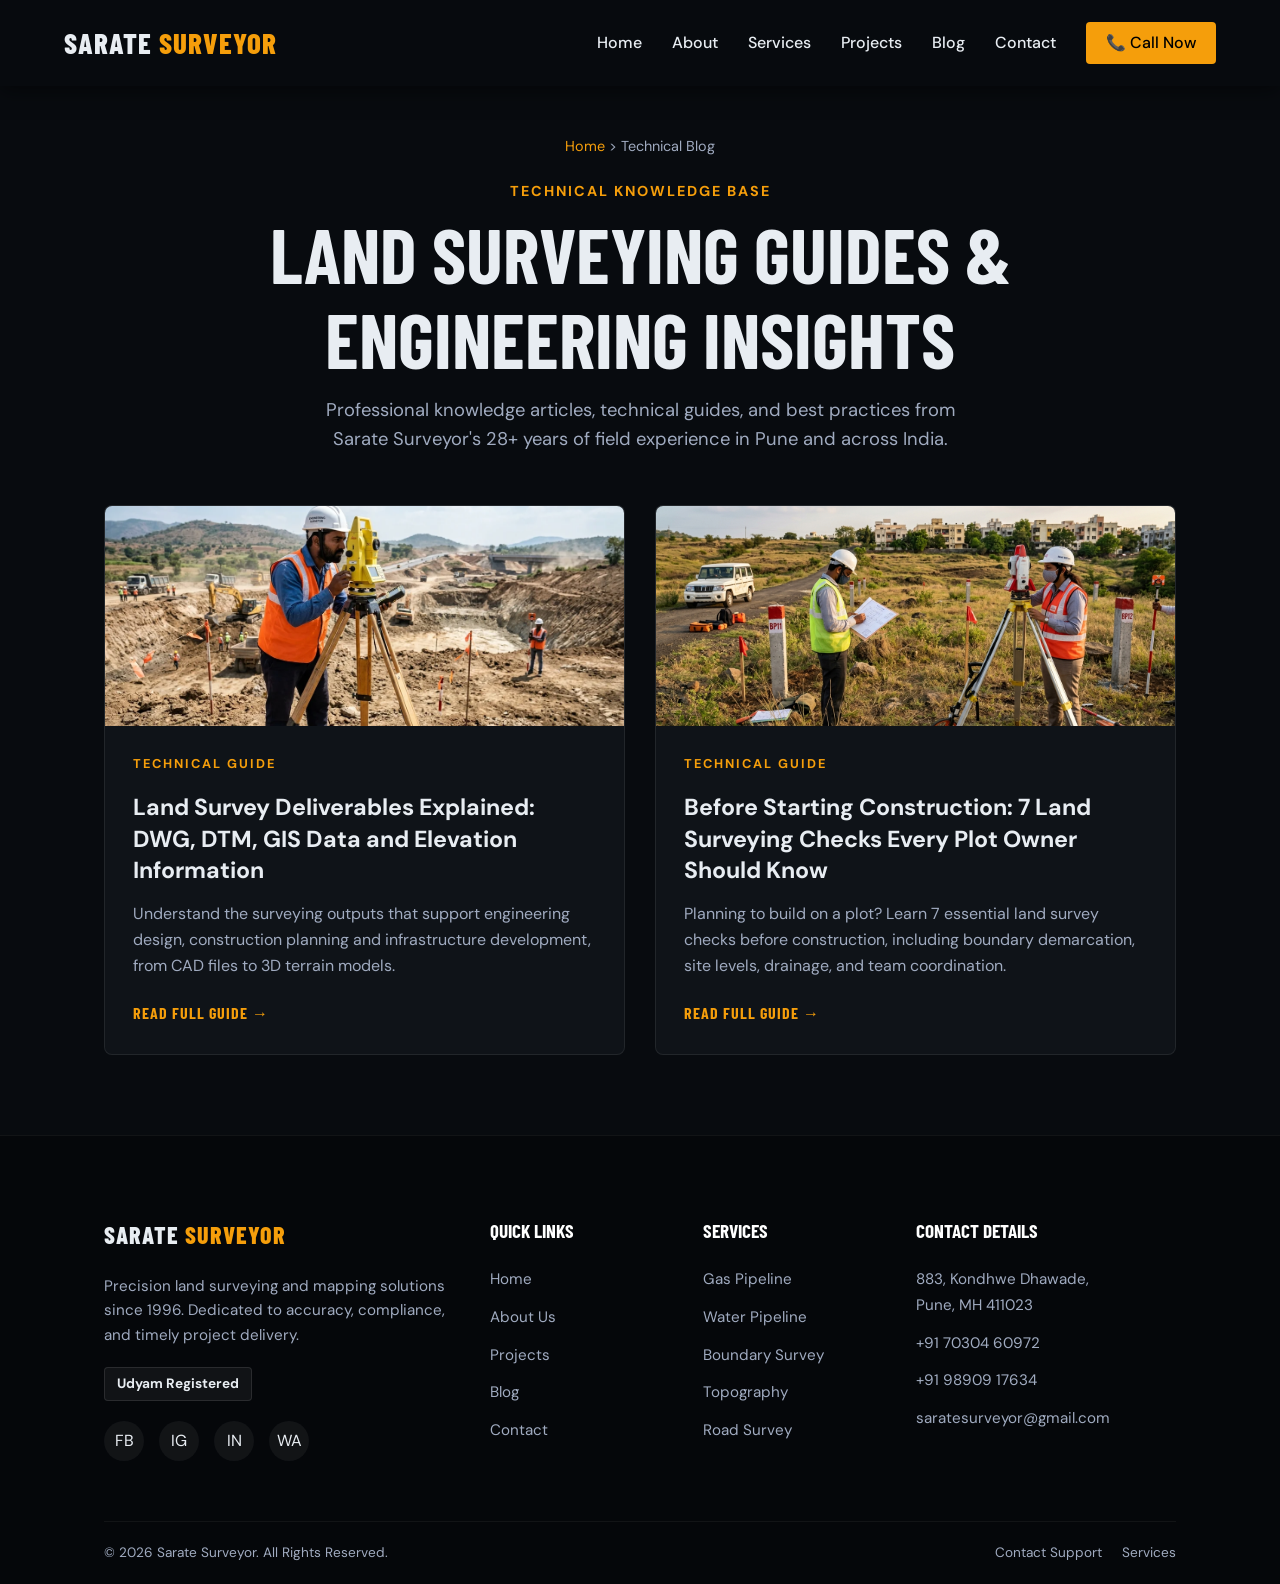
<file: blog/index.html>
<!DOCTYPE html>
<html lang="en">

<head>
    <!-- Google tag (gtag.js) -->
    <script async src="https://www.googletagmanager.com/gtag/js?id=G-N1061CJD5F"></script>
    <script>
      window.dataLayer = window.dataLayer || [];
      function gtag(){dataLayer.push(arguments);}
      gtag('js', new Date());

      gtag('config', 'G-N1061CJD5F');
    </script>

    <meta charset="UTF-8">
    <meta name="viewport" content="width=device-width, initial-scale=1.0">
    
    <!-- Favicon -->
    <link rel="icon" href="/favicon.ico" sizes="any">
    <link rel="icon" type="image/png" href="/assets/images/favicon-32x32.png" sizes="32x32">
    <link rel="apple-touch-icon" href="/assets/images/apple-touch-icon.png">

    <title>Land Surveying Knowledge Hub &amp; Technical Blog | Sarate Surveyor</title>
    <meta name="description"
        content="Explore technical articles, surveying guides, and geospatial insights by Sarate Surveyor. Expert perspectives on land survey deliverables, plot demarcation, and topography.">
    <link rel="canonical" href="https://saratesurveyor.site/blog/">
    
    <!-- Open Graph -->
    <meta property="og:title" content="Land Surveying Knowledge Hub &amp; Technical Blog | Sarate Surveyor">
    <meta property="og:description"
        content="Explore technical articles, surveying guides, and geospatial insights by Sarate Surveyor.">
    <meta property="og:type" content="website">
    <meta property="og:url" content="https://saratesurveyor.site/blog/">
    <meta property="og:image" content="https://saratesurveyor.site/assets/images/apple-touch-icon.png">
    <meta property="og:site_name" content="Sarate Surveyor">

    <!-- Fonts -->
    <link rel="preconnect" href="https://fonts.googleapis.com">
    <link rel="preconnect" href="https://fonts.gstatic.com" crossorigin>
    <link
        href="https://fonts.googleapis.com/css2?family=Barlow+Condensed:wght@700;800&family=DM+Sans:wght@400;500;700&display=swap"
        rel="stylesheet">

    <link rel="stylesheet" href="/css/style.css">
    
    <style>
        nav {
            background: rgba(8, 11, 15, 0.98);
            backdrop-filter: blur(10px);
            box-shadow: 0 4px 20px rgba(0,0,0,0.5);
        }
        .blog-hub-header {
            padding-top: 135px;
            padding-bottom: 50px;
            text-align: center;
        }
        .breadcrumb {
            margin-bottom: 20px;
            font-size: 0.9rem;
            color: var(--text-muted);
        }
        .breadcrumb a {
            color: var(--accent-amber);
        }
        .hub-grid {
            display: grid;
            grid-template-columns: repeat(auto-fit, minmax(340px, 1fr));
            gap: 30px;
            margin-bottom: 80px;
        }
        .article-card {
            background: var(--bg-lighter);
            border-radius: 8px;
            overflow: hidden;
            border: 1px solid rgba(255, 255, 255, 0.08);
            display: flex;
            flex-direction: column;
            transition: var(--transition);
        }
        .article-card:hover {
            transform: translateY(-5px);
            border-color: rgba(245, 158, 11, 0.4);
            box-shadow: 0 10px 30px rgba(0,0,0,0.5);
        }
        .article-card img {
            width: 100%;
            height: 220px;
            object-fit: cover;
        }
        .article-card-body {
            padding: 28px;
            display: flex;
            flex-direction: column;
            flex-grow: 1;
        }
        .article-card h2 {
            font-size: 1.45rem;
            text-transform: none;
            font-family: var(--font-body);
            font-weight: 700;
            margin-top: 10px;
            margin-bottom: 15px;
            color: var(--text-white);
            line-height: 1.35;
        }
        .article-card p {
            color: var(--text-muted);
            font-size: 1rem;
            line-height: 1.6;
            margin-bottom: 22px;
            flex-grow: 1;
        }
    </style>
</head>

<body class="nav-wrapper">

    <!-- Navigation -->
    <nav id="navbar">
        <a href="/" class="logo">SARATE <span class="amber-text">SURVEYOR</span></a>
        <div class="nav-links" id="navLinks">
            <a href="/#home" class="mobile-close">Home</a>
            <a href="/#about" class="mobile-close">About</a>
            <a href="/#services" class="mobile-close">Services</a>
            <a href="/#portfolio" class="mobile-close">Projects</a>
            <a href="/#blog" class="mobile-close">Blog</a>
            <a href="/#contact" class="mobile-close">Contact</a>
            <a href="tel:+917030460972" class="nav-cta mobile-close">📞 Call Now</a>
        </div>
        <button class="hamburger" id="menuBtn" aria-label="Toggle navigation">☰</button>
    </nav>

    <!-- Header Section -->
    <header class="blog-hub-header container">
        <div class="breadcrumb">
            <a href="/">Home</a> &gt; <span>Technical Blog</span>
        </div>
        <span class="section-tag">Technical Knowledge Base</span>
        <h1>Land Surveying Guides &amp; Engineering Insights</h1>
        <p style="max-width: 650px; margin: 15px auto 0 auto; color: var(--text-muted); font-size: 1.15rem;">
            Professional knowledge articles, technical guides, and best practices from Sarate Surveyor's 28+ years of field experience in Pune and across India.
        </p>
    </header>

    <!-- Main Content Grid -->
    <main class="container">
        <div class="hub-grid">
            <!-- Article 1: Land Survey Deliverables -->
            <article class="article-card">
                <img src="/assets/images/land-survey-deliverables-topographic-survey.webp" 
                     alt="Land survey deliverables including DWG, DTM and GIS" 
                     width="600" height="338" loading="lazy">
                <div class="article-card-body">
                    <span class="section-tag" style="font-size: 0.8rem;">Technical Guide</span>
                    <h2><a href="/blog/land-survey-deliverables-dwg-dtm-gis" style="color:inherit;">Land Survey Deliverables Explained: DWG, DTM, GIS Data and Elevation Information</a></h2>
                    <p>Understand the surveying outputs that support engineering design, construction planning and infrastructure development, from CAD files to 3D terrain models.</p>
                    <a href="/blog/land-survey-deliverables-dwg-dtm-gis" class="service-link" style="margin-top: auto;">Read Full Guide &rarr;</a>
                </div>
            </article>

            <!-- Article 2: Pre-Construction Land Survey Checks -->
            <article class="article-card">
                <img src="/assets/images/land-survey-before-construction.jpg" 
                     alt="Land survey before construction in Pune, Maharashtra" 
                     width="600" height="338" loading="lazy">
                <div class="article-card-body">
                    <span class="section-tag" style="font-size: 0.8rem;">Technical Guide</span>
                    <h2><a href="/land-survey-before-construction" style="color:inherit;">Before Starting Construction: 7 Land Surveying Checks Every Plot Owner Should Know</a></h2>
                    <p>Planning to build on a plot? Learn 7 essential land survey checks before construction, including boundary demarcation, site levels, drainage, and team coordination.</p>
                    <a href="/land-survey-before-construction" class="service-link" style="margin-top: auto;">Read Full Guide &rarr;</a>
                </div>
            </article>
        </div>
    </main>

    <!-- Footer -->
    <footer>
        <div class="container">
            <div class="footer-grid">
                <div>
                    <a href="/" class="logo footer-logo">SARATE <span class="amber-text">SURVEYOR</span></a>
                    <p class="footer-text">Precision land surveying and mapping solutions since 1996. Dedicated to
                        accuracy, compliance, and timely project delivery.</p>
                    <div class="chip" style="display:inline-block; margin-bottom:20px; font-weight:700;">Udyam
                        Registered</div>
                    <div class="social-icons">
                        <a href="https://www.facebook.com/share/1CoNj1412m/" target="_blank" rel="noopener noreferrer" class="social-icon" aria-label="Facebook">FB</a>
                        <a href="https://www.instagram.com/surveyor.india_?igsh=MXN1MTJmZ3ptMXZlaA%3D%3D&utm_source=qr" target="_blank" rel="noopener noreferrer" class="social-icon" aria-label="Instagram">IG</a>
                        <a href="https://www.linkedin.com/in/sarate-surveyor-b37b1a404" target="_blank" rel="noopener noreferrer" class="social-icon" aria-label="LinkedIn">IN</a>
                        <a href="https://wa.me/917030460972" target="_blank" rel="noopener noreferrer" class="social-icon" aria-label="WhatsApp">WA</a>
                    </div>
                </div>

                <div>
                    <h4 class="footer-heading">Quick Links</h4>
                    <ul class="footer-links">
                        <li><a href="/#home">Home</a></li>
                        <li><a href="/#about">About Us</a></li>
                        <li><a href="/#portfolio">Projects</a></li>
                        <li><a href="/#blog">Blog</a></li>
                        <li><a href="/#contact">Contact</a></li>
                    </ul>
                </div>

                <div>
                    <h4 class="footer-heading">Services</h4>
                    <ul class="footer-links">
                        <li><a href="/#services">Gas Pipeline</a></li>
                        <li><a href="/#services">Water Pipeline</a></li>
                        <li><a href="/#services">Boundary Survey</a></li>
                        <li><a href="/#services">Topography</a></li>
                        <li><a href="/#services">Road Survey</a></li>
                    </ul>
                </div>

                <div>
                    <h4 class="footer-heading">Contact Details</h4>
                    <ul class="footer-links">
                        <li><a href="/#contact">883, Kondhwe Dhawade,<br>Pune, MH 411023</a></li>
                        <li><a href="tel:+917030460972">+91 70304 60972</a></li>
                        <li><a href="tel:+919890917634">+91 98909 17634</a></li>
                        <li><a href="mailto:saratesurveyor@gmail.com">saratesurveyor@gmail.com</a></li>
                    </ul>
                </div>
            </div>

            <div class="footer-bottom">
                <div>&copy; 2026 Sarate Surveyor. All Rights Reserved.</div>
                <div class="footer-bottom-links">
                    <a href="/#contact">Contact Support</a>
                    <a href="/#services">Services</a>
                </div>
            </div>
        </div>
    </footer>

    <!-- Scripts -->
    <script src="/js/script.js" defer></script>
</body>
</html>
</file>
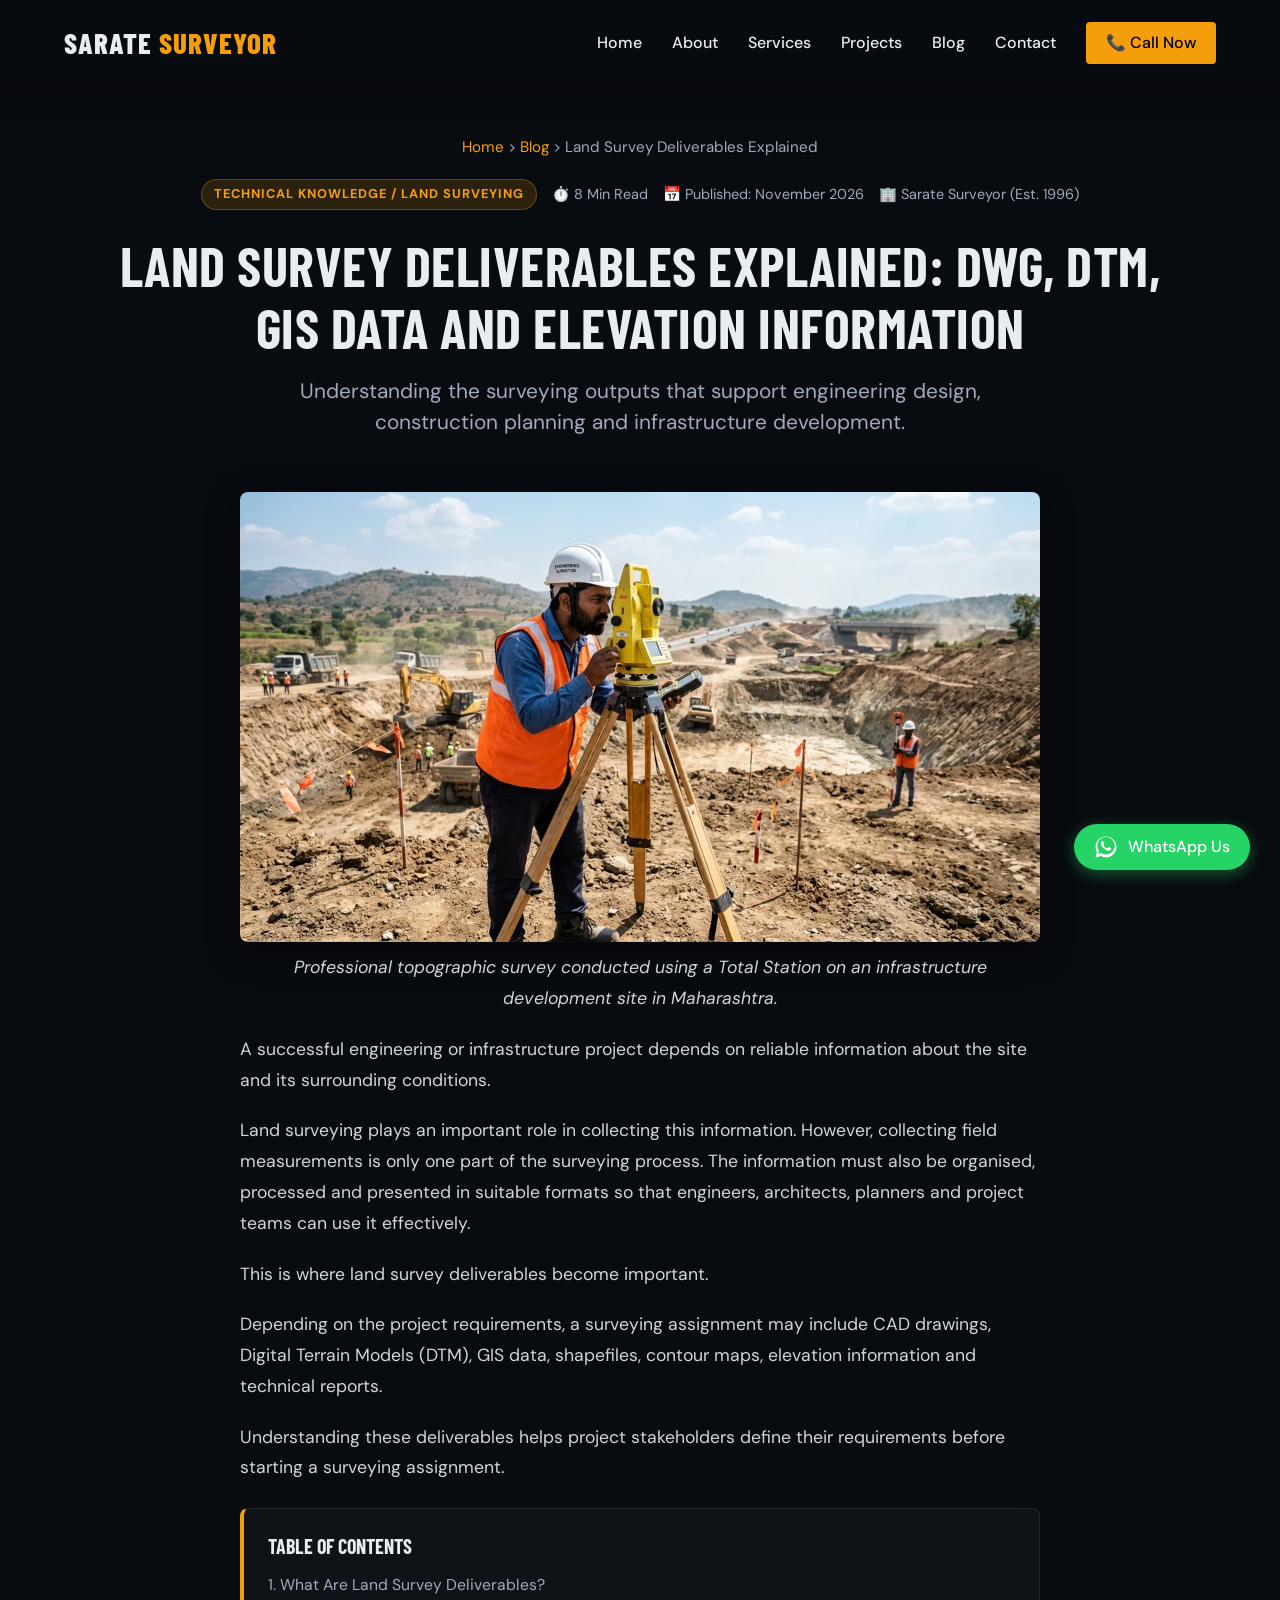
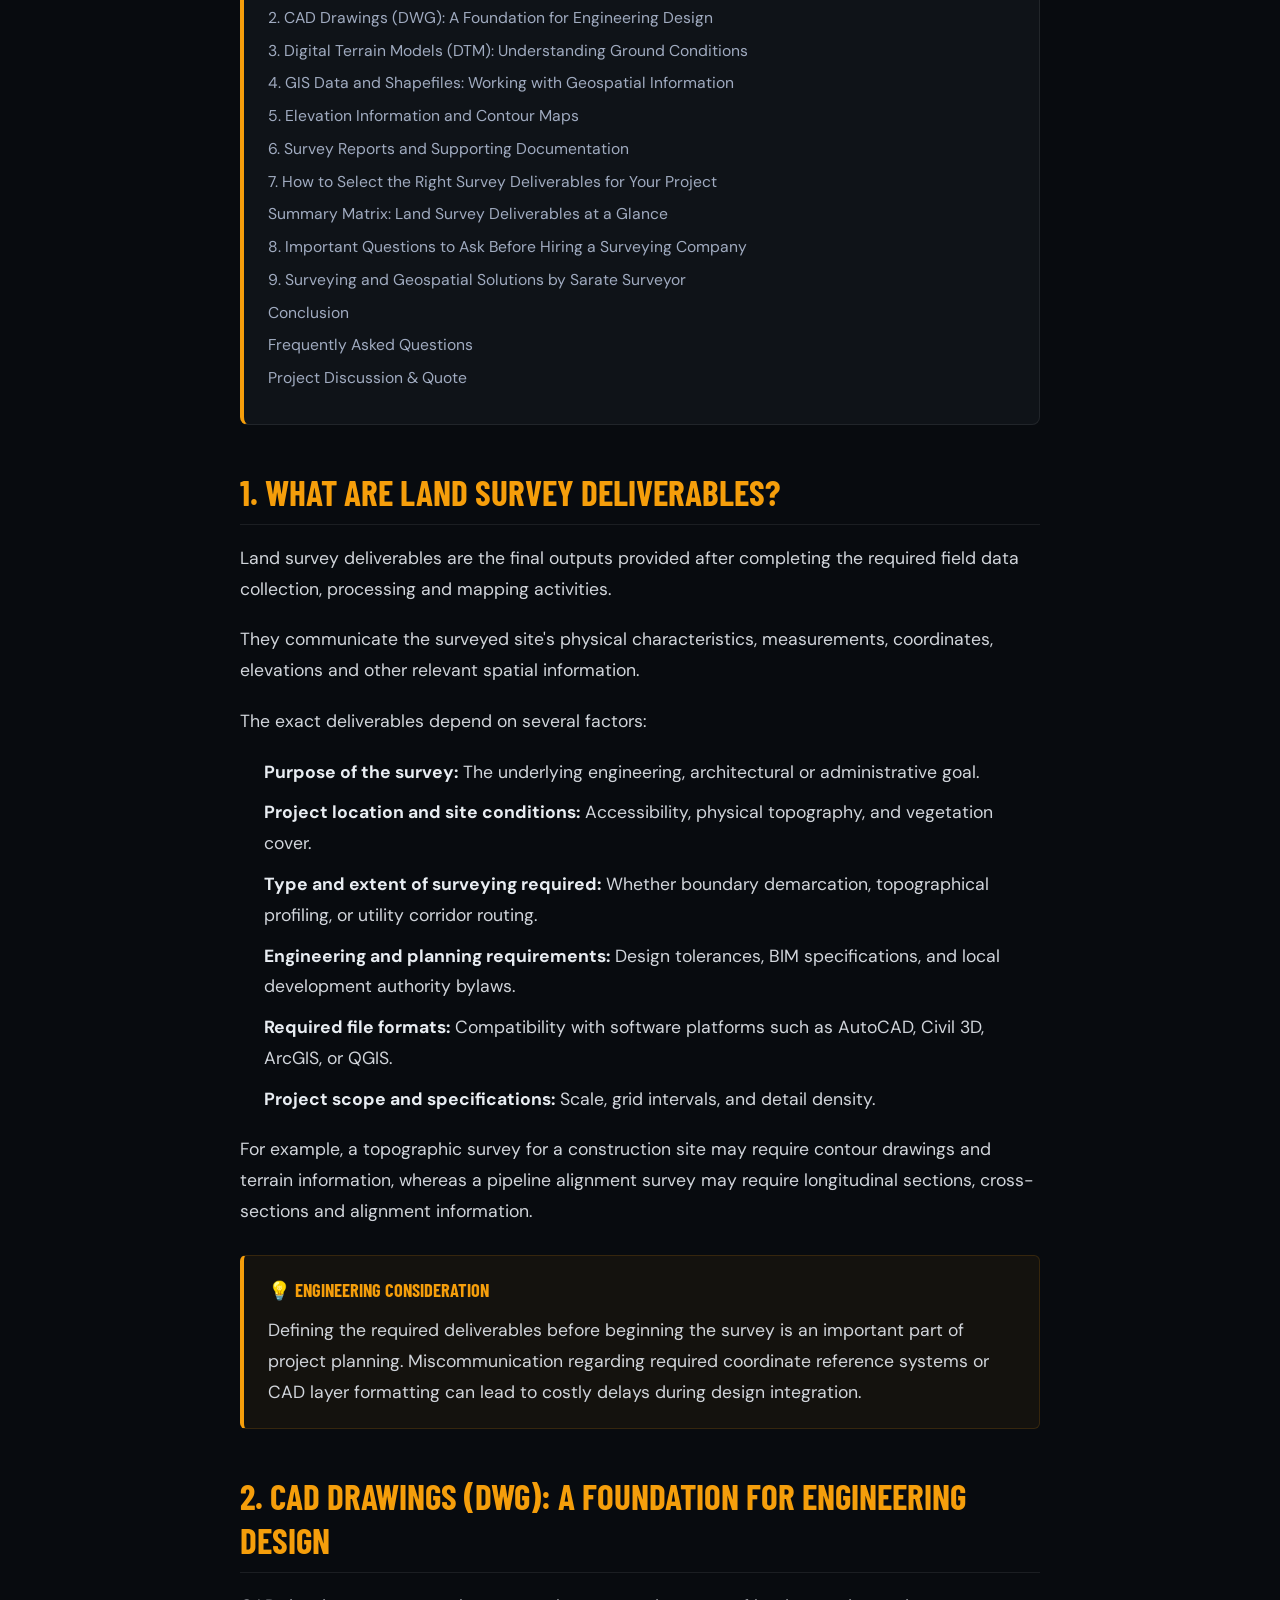
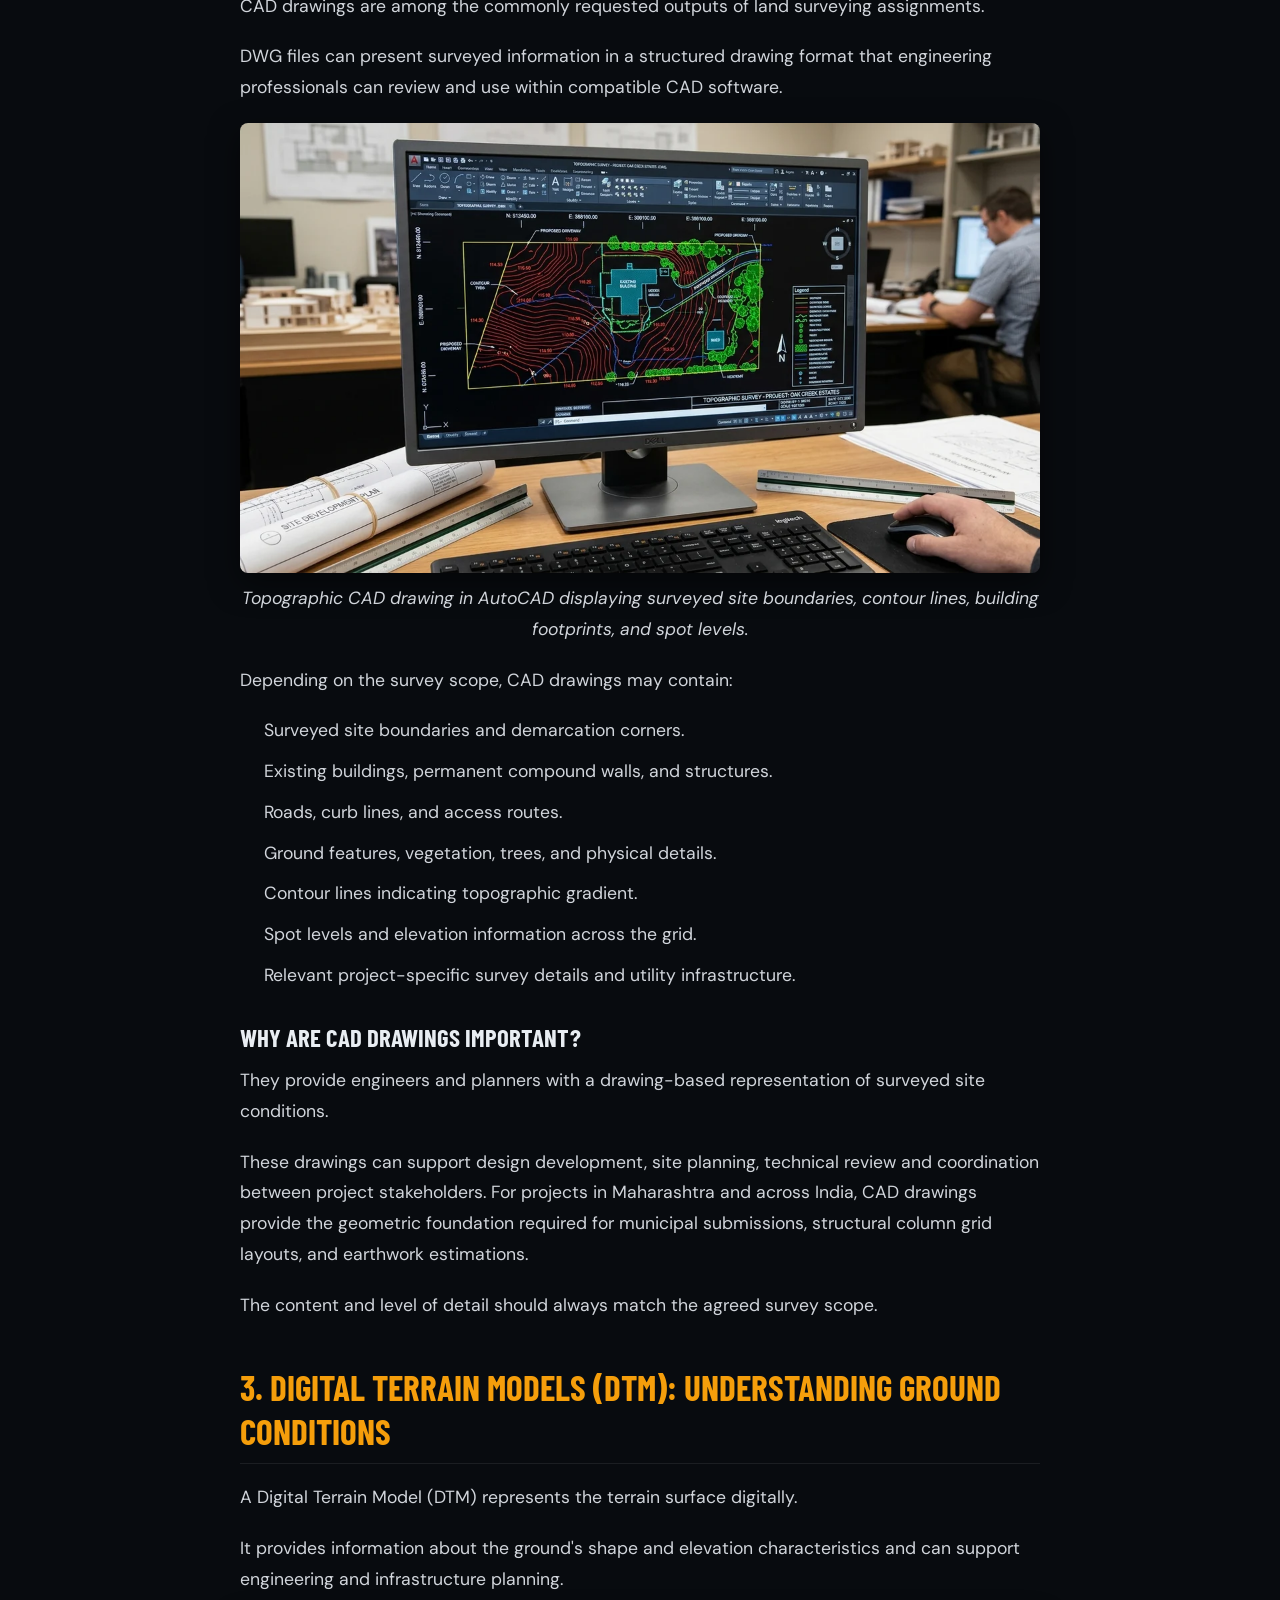
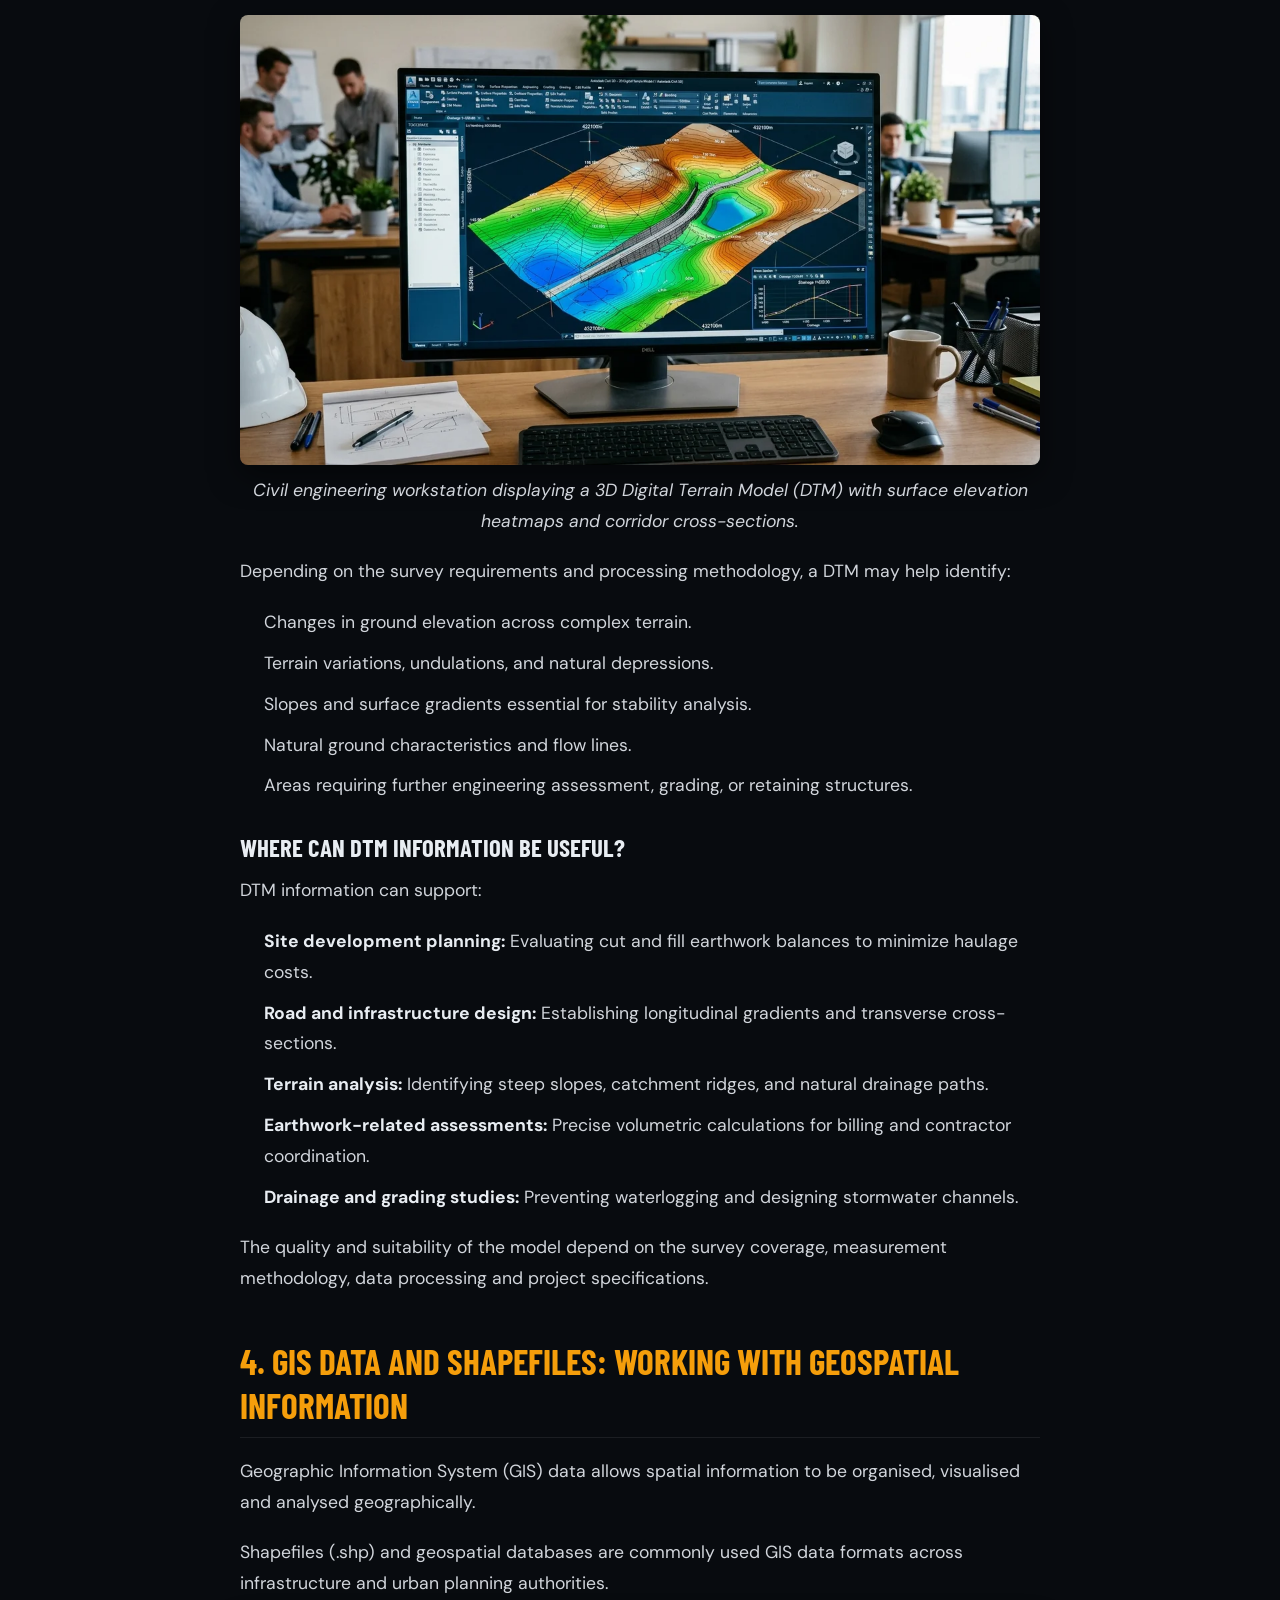
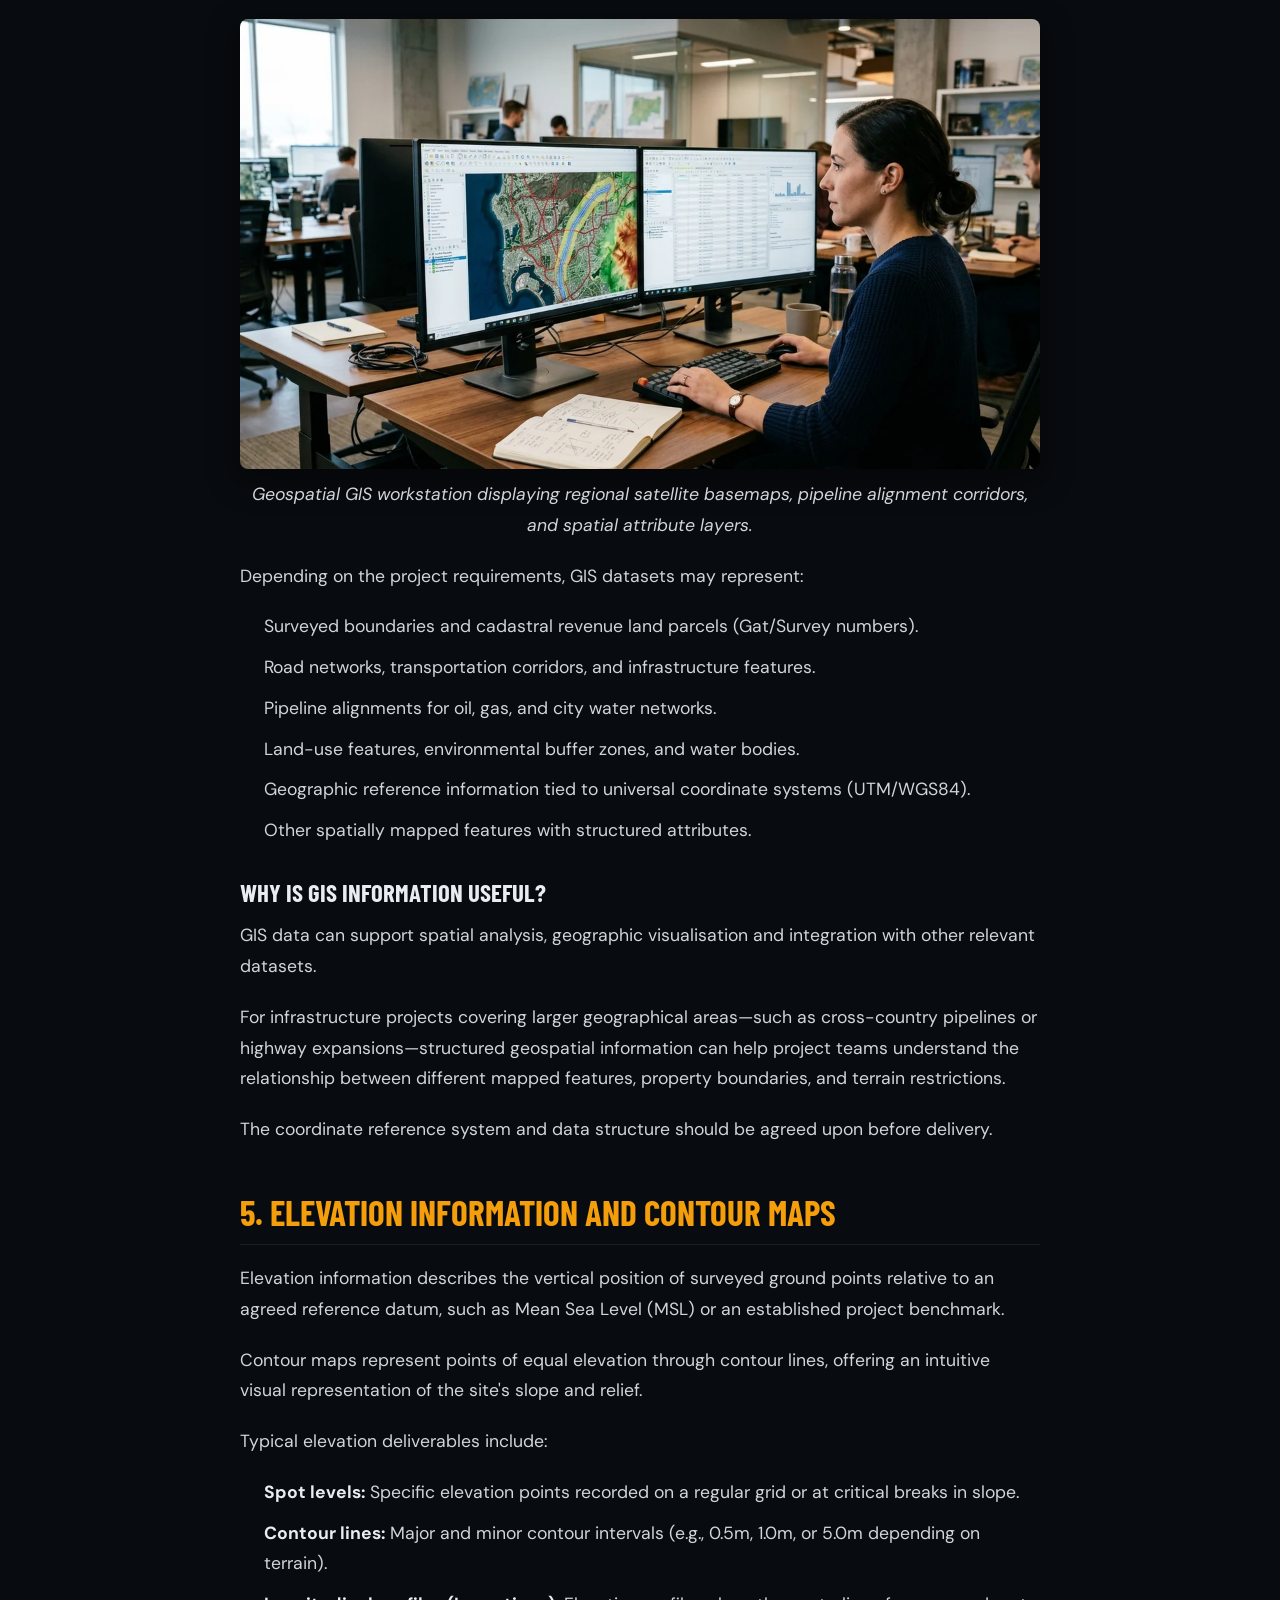
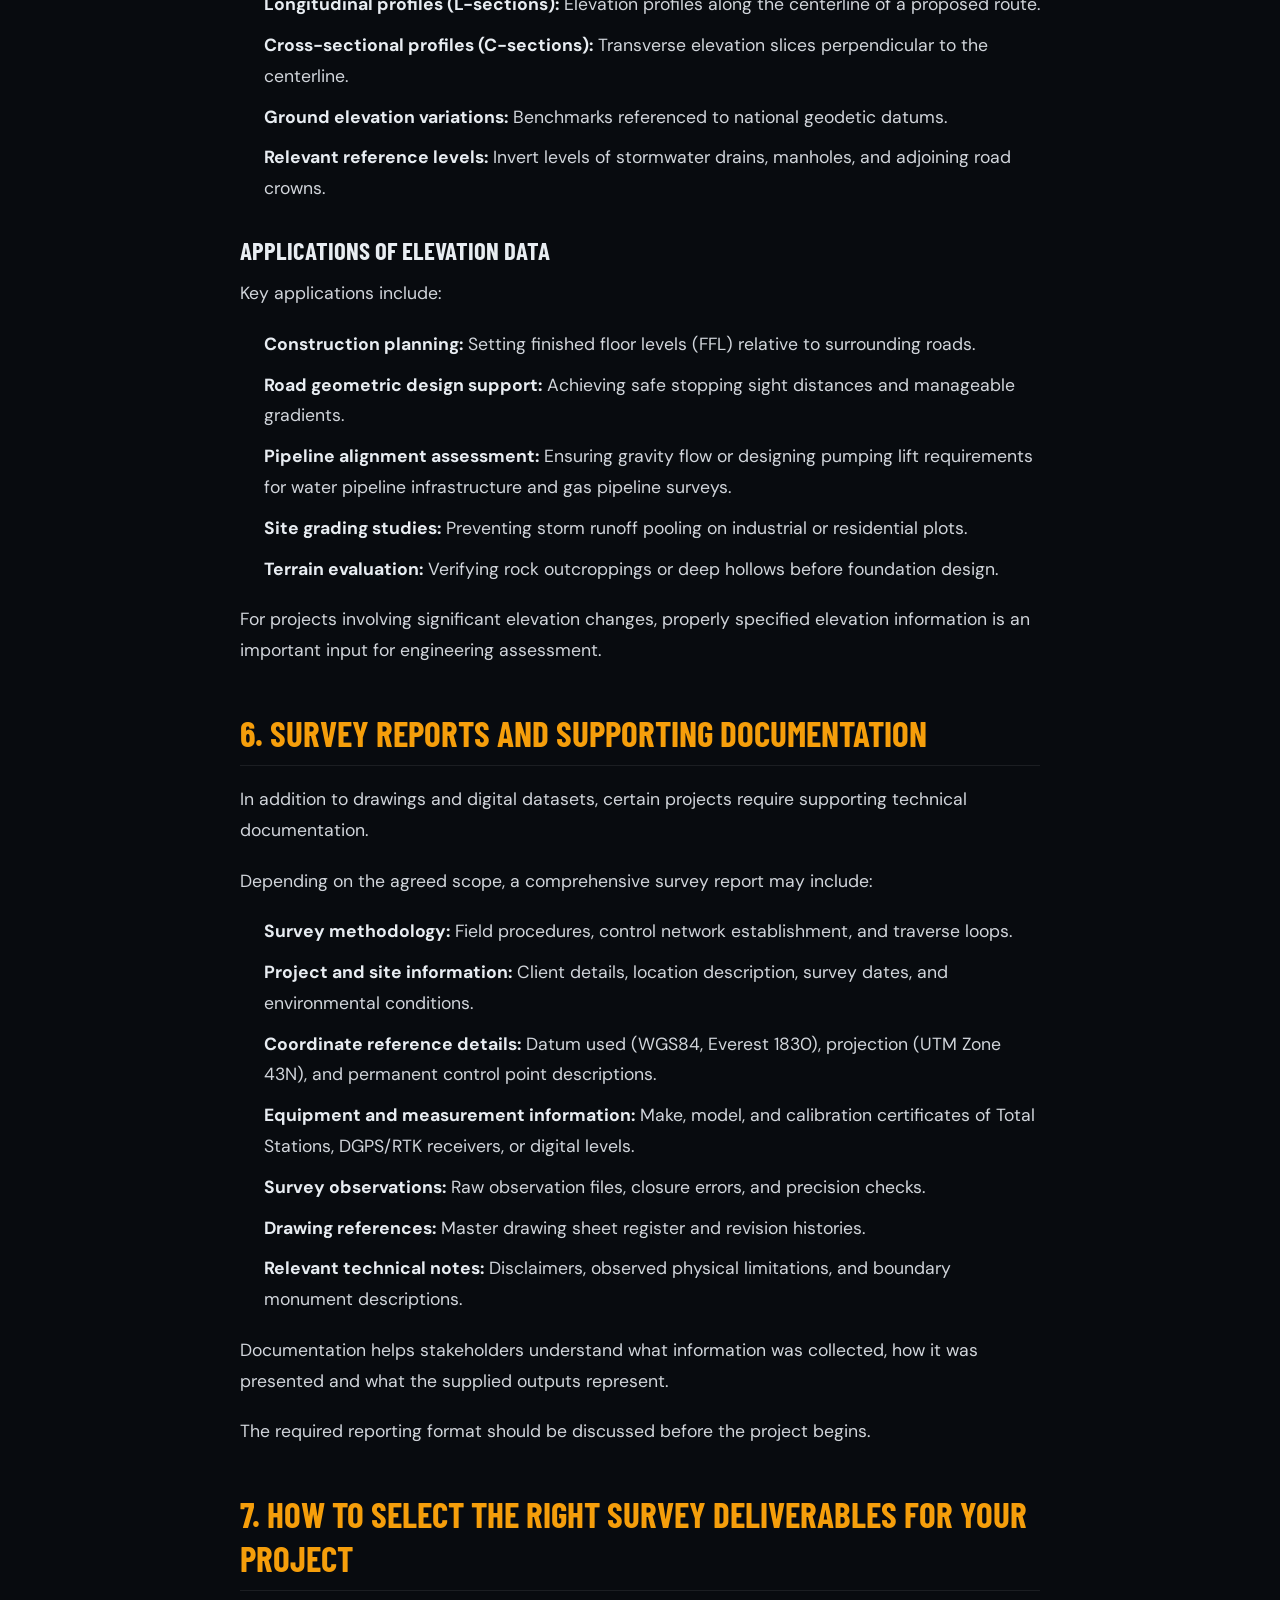
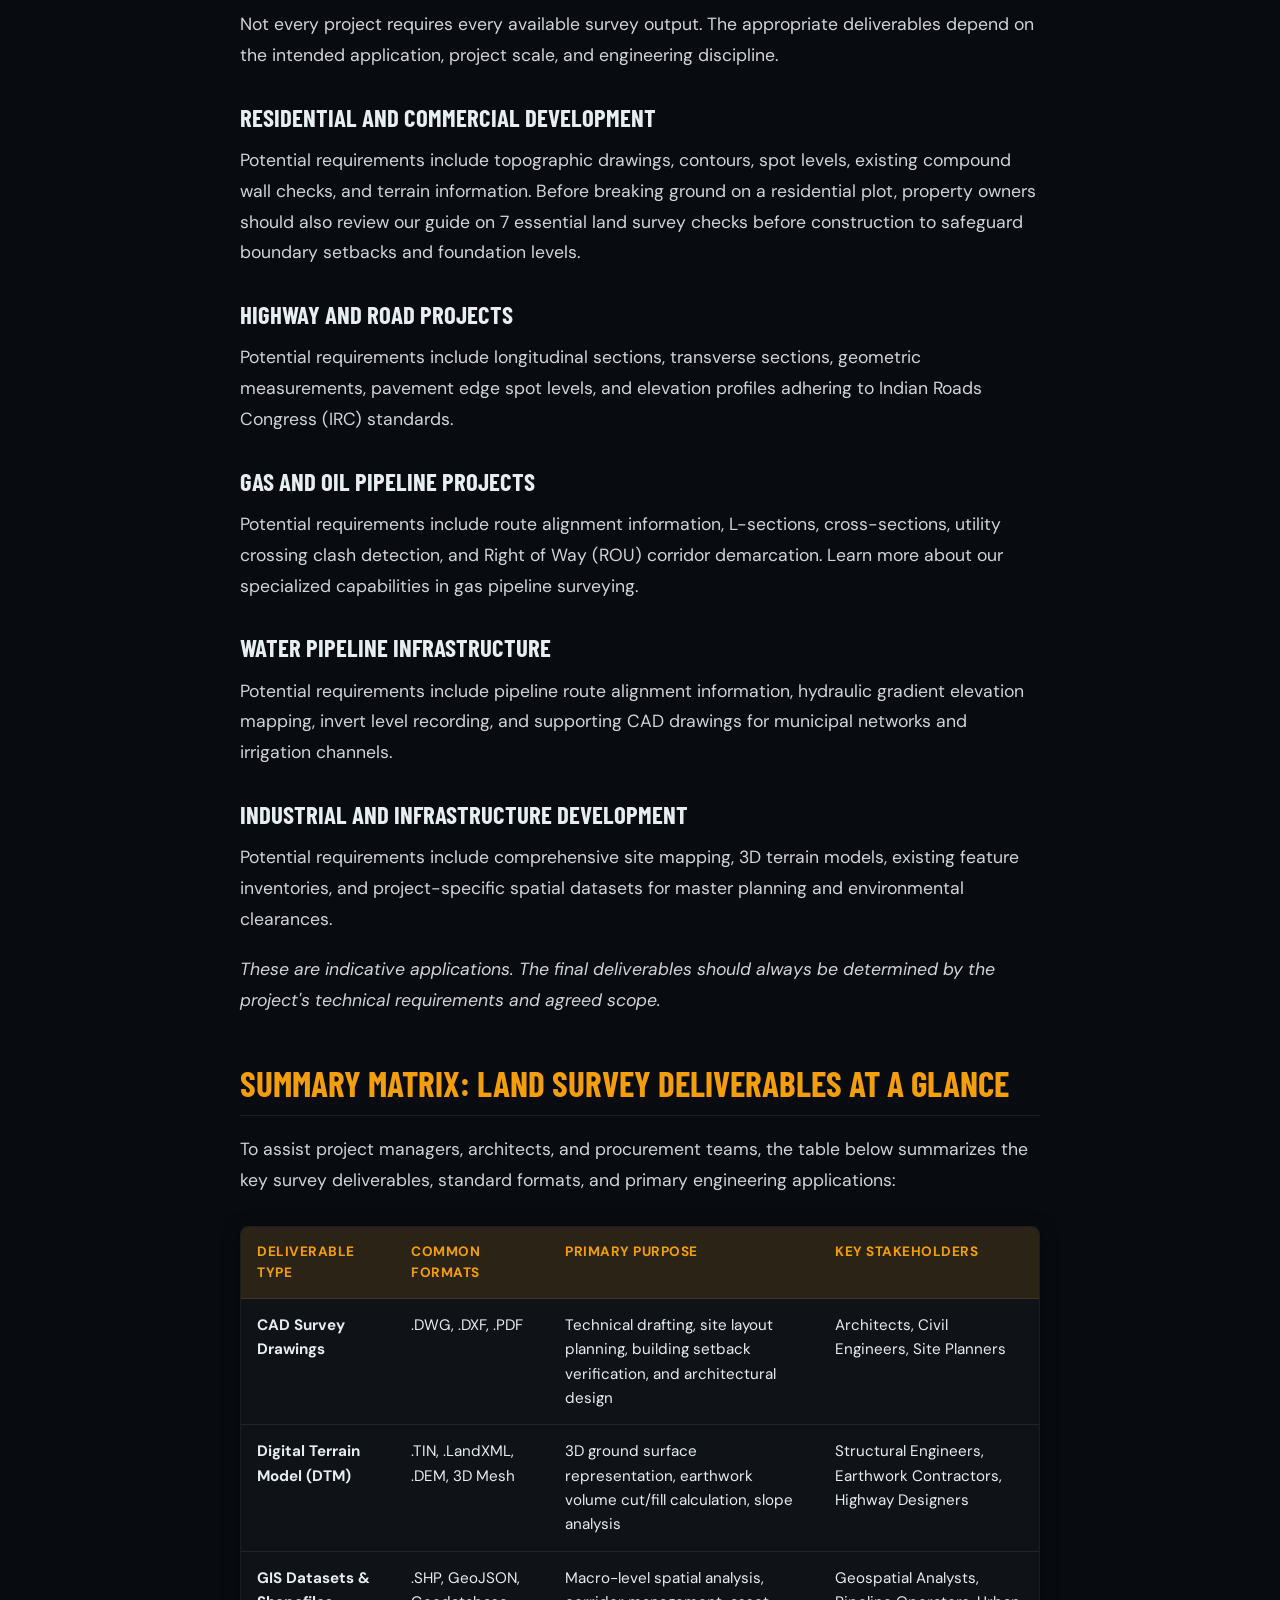
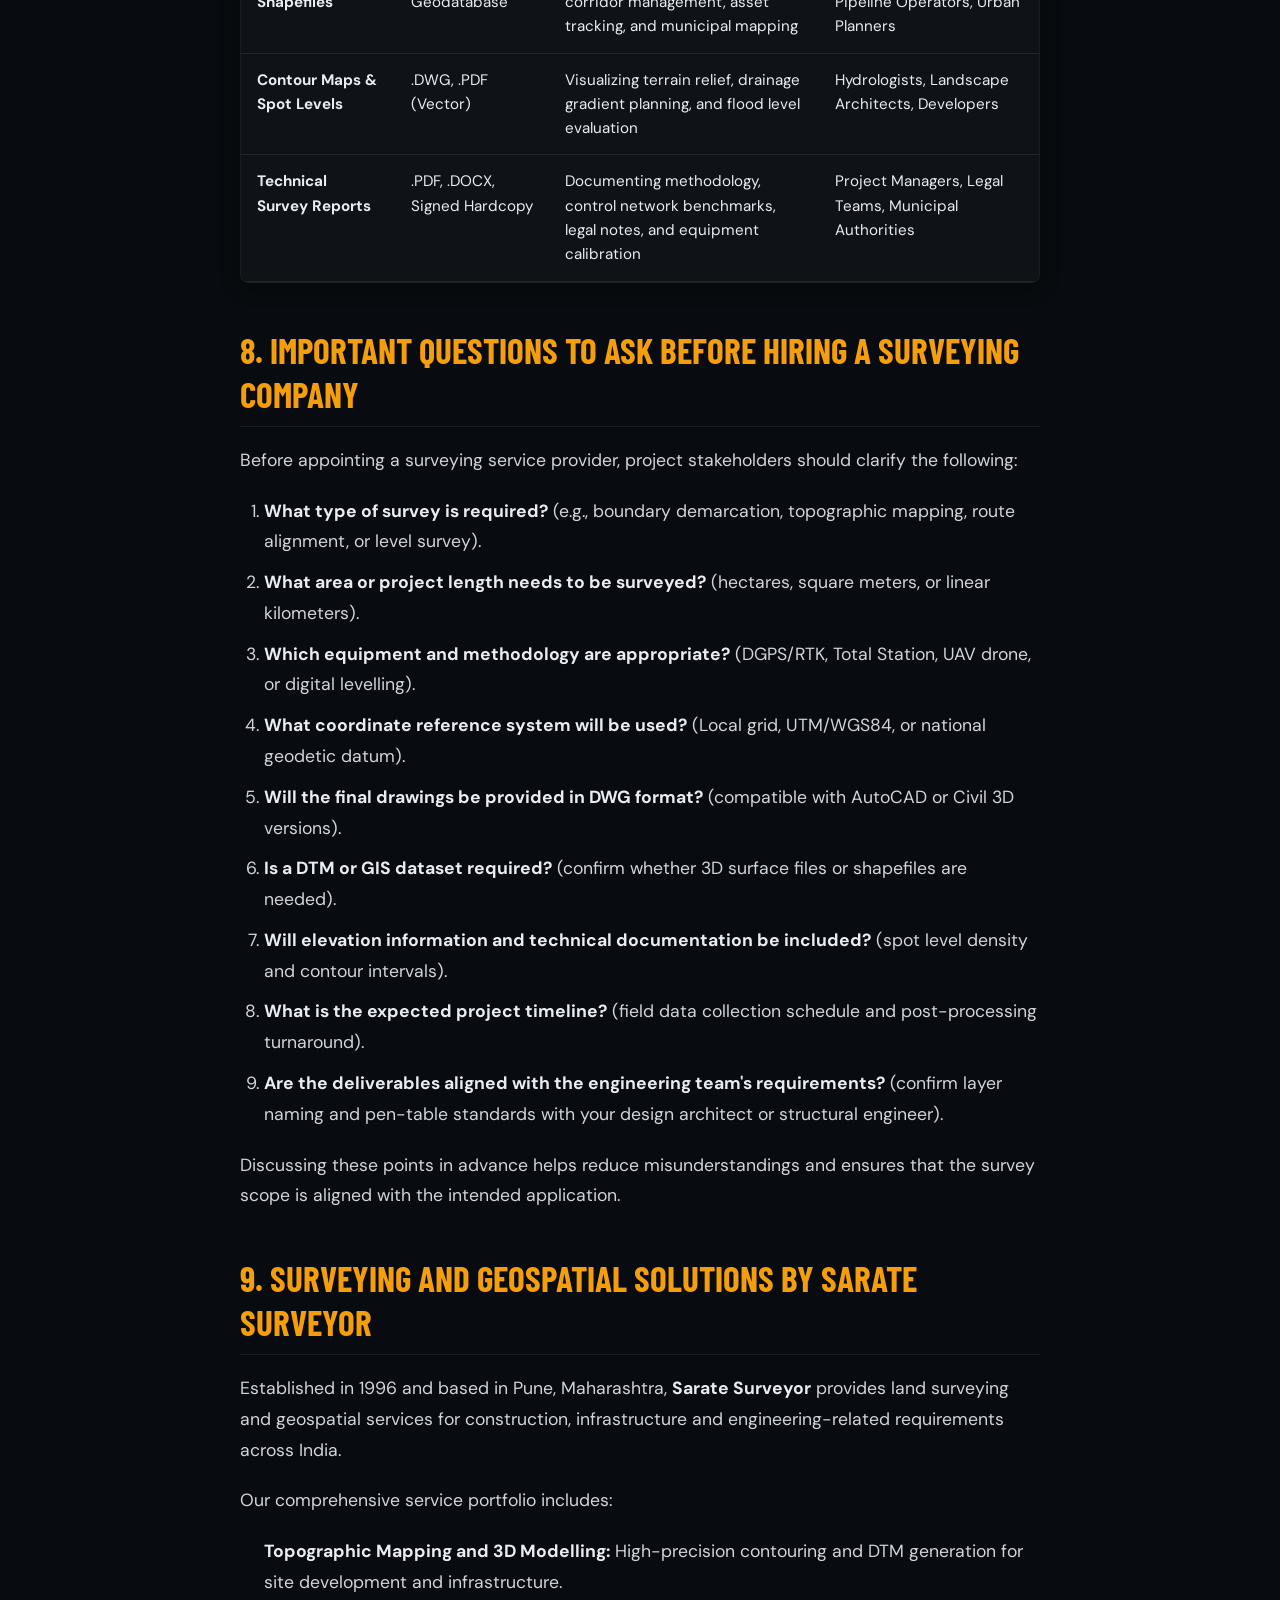
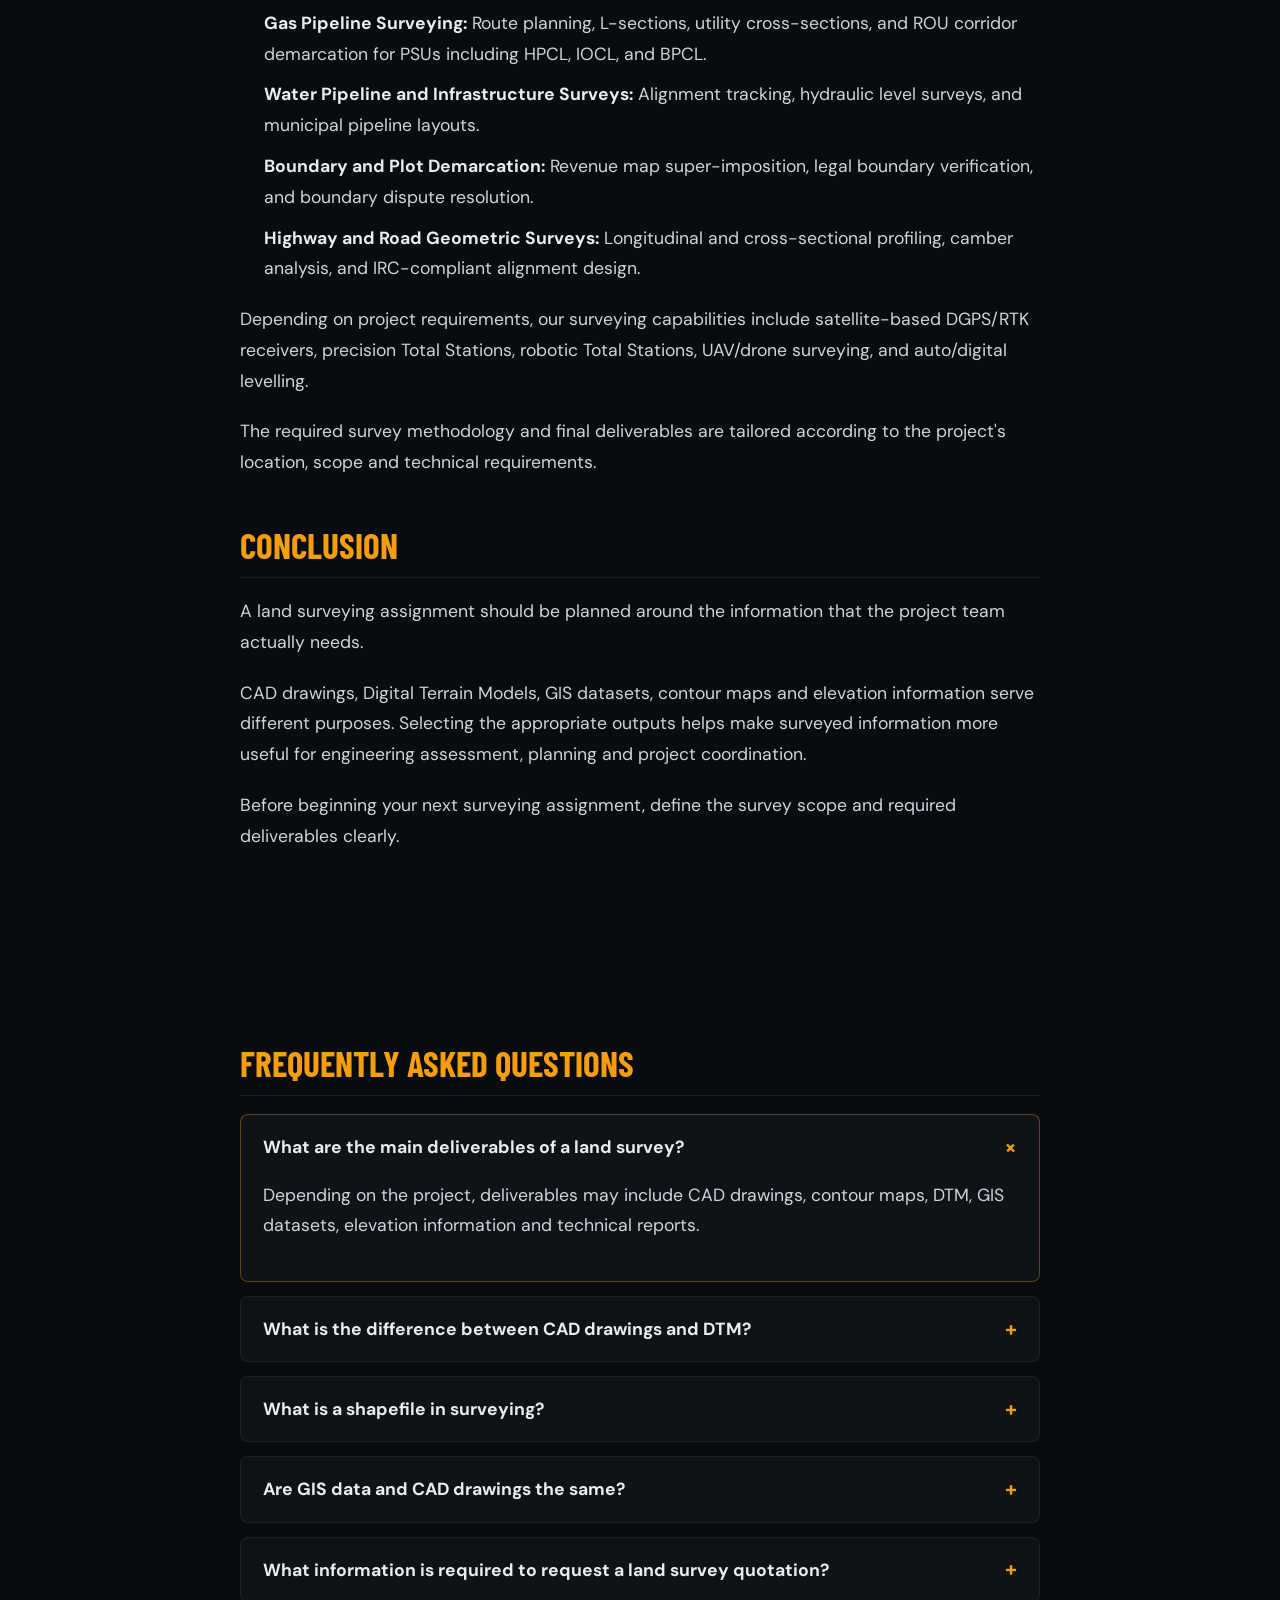
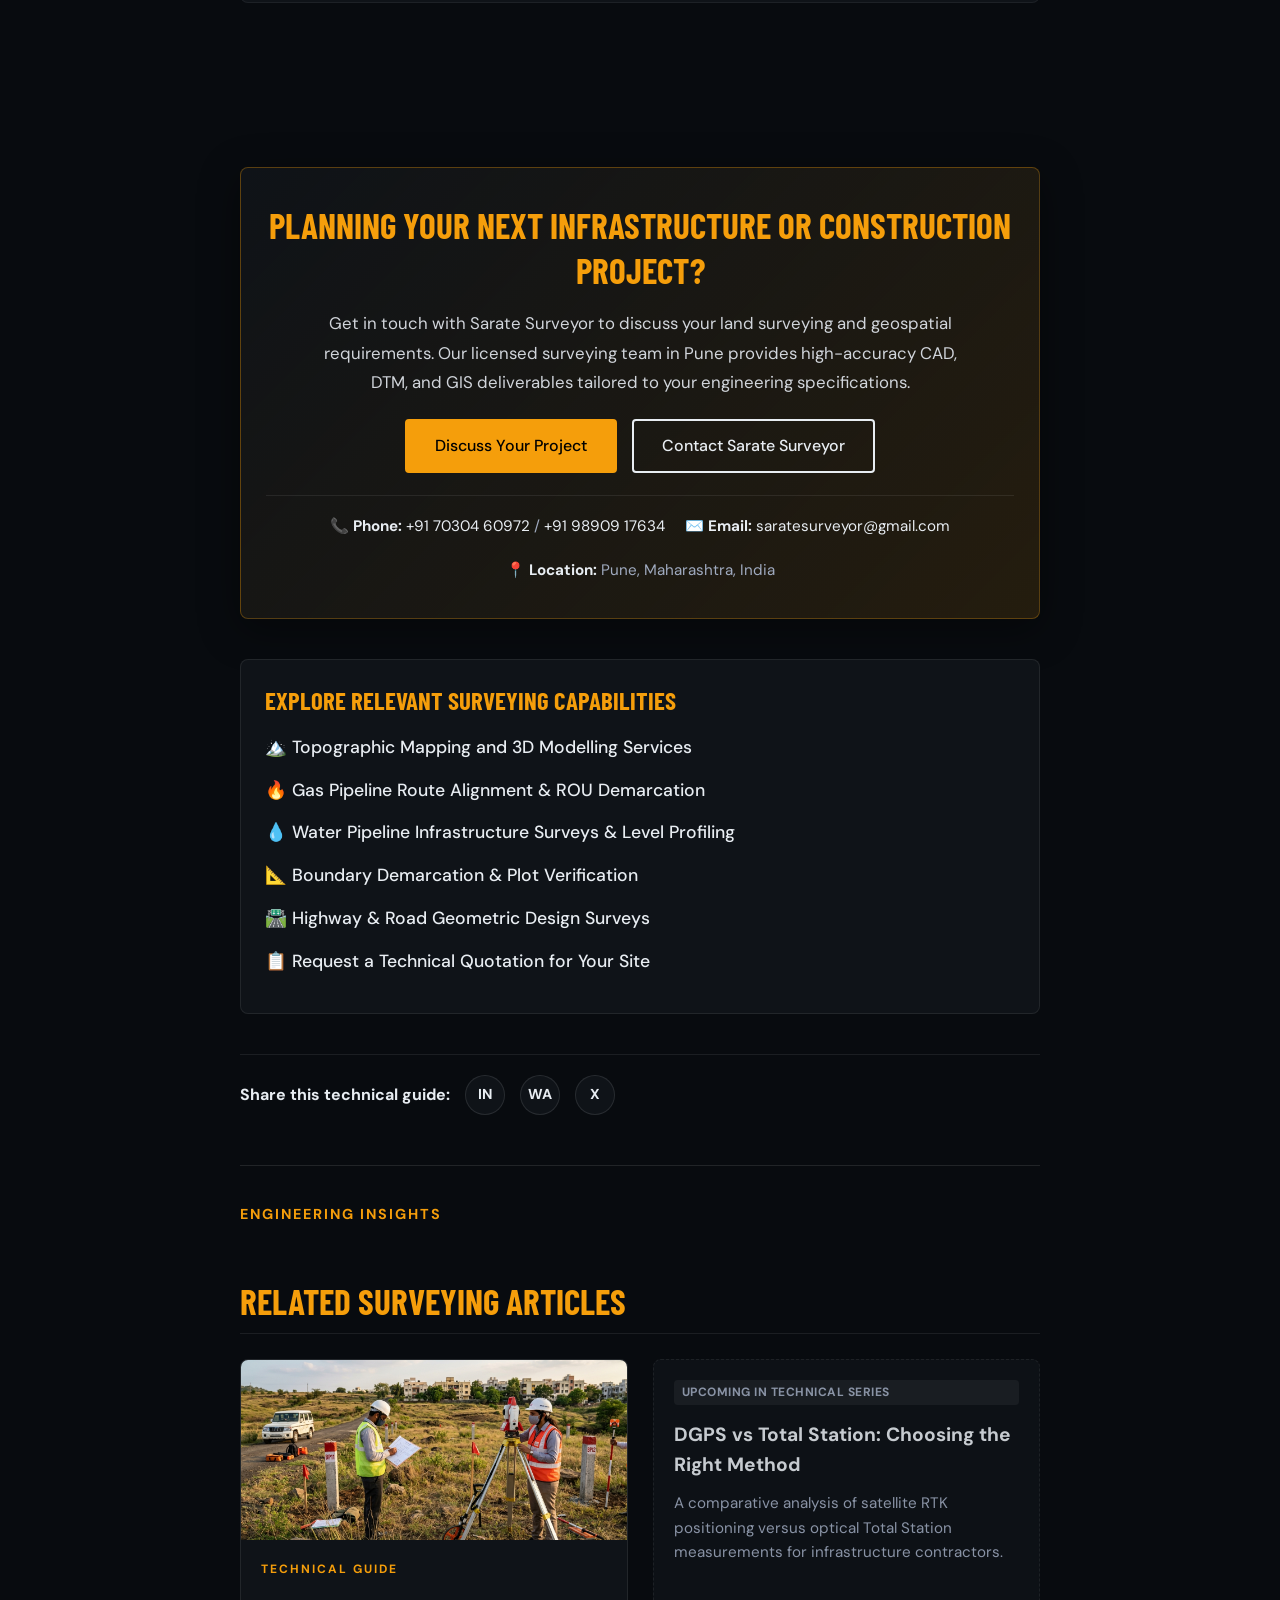
<file: blog/land-survey-deliverables-dwg-dtm-gis/index.html>
<!DOCTYPE html>
<html lang="en">

<head>
    <!-- Google tag (gtag.js) -->
    <script async src="https://www.googletagmanager.com/gtag/js?id=G-N1061CJD5F"></script>
    <script>
      window.dataLayer = window.dataLayer || [];
      function gtag(){dataLayer.push(arguments);}
      gtag('js', new Date());

      gtag('config', 'G-N1061CJD5F');
    </script>

    <meta charset="UTF-8">
    <meta name="viewport" content="width=device-width, initial-scale=1.0">
    
    <!-- Favicon -->
    <link rel="icon" href="/favicon.ico" sizes="any">
    <link rel="icon" type="image/png" href="/assets/images/favicon-32x32.png" sizes="32x32">
    <link rel="apple-touch-icon" href="/assets/images/apple-touch-icon.png">

    <!-- SEO Meta Tags -->
    <title>Land Survey Deliverables Explained: DWG, DTM &amp; GIS Data | Sarate Surveyor</title>
    <meta name="description"
        content="Understand land survey deliverables including CAD drawings, Digital Terrain Models, GIS data, contour maps and elevation information for construction and infrastructure planning.">
    <meta name="keywords"
        content="Land Survey Deliverables, Topographic Survey Deliverables, Land Surveying Services, CAD Survey Drawings, Digital Terrain Model, DTM Survey, GIS Data and Shapefiles, Elevation Information, Topographic Mapping, Surveying for Infrastructure Projects, Land Surveying Services in Pune">
    <meta name="author" content="Sarate Surveyor">
    <meta name="robots" content="index, follow, max-image-preview:large, max-snippet:-1, max-video-preview:-1">
    <link rel="canonical" href="https://saratesurveyor.site/blog/land-survey-deliverables-dwg-dtm-gis">
    
    <!-- Open Graph / Facebook -->
    <meta property="og:type" content="article">
    <meta property="og:site_name" content="Sarate Surveyor">
    <meta property="og:title" content="Land Survey Deliverables Explained: DWG, DTM &amp; GIS Data | Sarate Surveyor">
    <meta property="og:description"
        content="Understand land survey deliverables including CAD drawings, Digital Terrain Models, GIS data, contour maps and elevation information for construction and infrastructure planning.">
    <meta property="og:url" content="https://saratesurveyor.site/blog/land-survey-deliverables-dwg-dtm-gis">
    <meta property="og:image" content="https://saratesurveyor.site/assets/images/land-survey-deliverables-topographic-survey.webp">
    <meta property="og:image:width" content="1200">
    <meta property="og:image:height" content="675">
    <meta property="og:image:alt" content="Land surveyor conducting a topographic survey using a Total Station at a construction site.">
    <meta property="article:published_time" content="2026-11-02T10:00:00+05:30">
    <meta property="article:modified_time" content="2026-11-02T10:00:00+05:30">
    <meta property="article:section" content="Technical Knowledge / Land Surveying">
    <meta property="article:tag" content="Land Survey Deliverables">
    <meta property="article:tag" content="CAD Survey Drawings">
    <meta property="article:tag" content="Digital Terrain Model">
    <meta property="article:tag" content="GIS Mapping">

    <!-- Twitter Card -->
    <meta name="twitter:card" content="summary_large_image">
    <meta name="twitter:title" content="Land Survey Deliverables Explained: DWG, DTM &amp; GIS Data | Sarate Surveyor">
    <meta name="twitter:description"
        content="Understand land survey deliverables including CAD drawings, Digital Terrain Models, GIS data, contour maps and elevation information for construction and infrastructure planning.">
    <meta name="twitter:image" content="https://saratesurveyor.site/assets/images/land-survey-deliverables-topographic-survey.webp">

    <!-- Preload Hero Image (No Lazy Loading on Hero for optimal LCP) -->
    <link rel="preload" href="/assets/images/land-survey-deliverables-topographic-survey.webp" as="image" type="image/webp" fetchpriority="high">

    <!-- Google Fonts -->
    <link rel="preconnect" href="https://fonts.googleapis.com">
    <link rel="preconnect" href="https://fonts.gstatic.com" crossorigin>
    <link
        href="https://fonts.googleapis.com/css2?family=Barlow+Condensed:wght@700;800&family=DM+Sans:wght@400;500;700&display=swap"
        rel="stylesheet">

    <!-- Base Stylesheet -->
    <link rel="stylesheet" href="/css/style.css">
    
    <!-- Blog Specific Responsive Styling -->
    <style>
        #navbar {
            background: rgba(8, 11, 15, 0.98);
            backdrop-filter: blur(10px);
            box-shadow: 0 4px 20px rgba(0,0,0,0.5);
        }
        .blog-header {
            padding-top: 135px;
            padding-bottom: 35px;
            text-align: center;
        }
        .breadcrumb {
            margin-bottom: 20px;
            font-size: 0.95rem;
            color: var(--text-muted);
        }
        .breadcrumb a {
            color: var(--accent-amber);
            transition: var(--transition);
        }
        .breadcrumb a:hover {
            text-decoration: underline;
        }
        .blog-header h1 {
            font-size: clamp(2rem, 4.5vw, 3.4rem);
            margin-bottom: 15px;
            line-height: 1.15;
            text-transform: uppercase;
            letter-spacing: 0.5px;
        }
        .blog-subtitle {
            font-size: clamp(1.05rem, 2vw, 1.3rem);
            color: var(--text-muted);
            max-width: 800px;
            margin: 0 auto 20px auto;
            line-height: 1.5;
        }
        .meta-bar {
            display: flex;
            align-items: center;
            justify-content: center;
            gap: 15px;
            flex-wrap: wrap;
            font-size: 0.9rem;
            color: var(--text-muted);
            margin-bottom: 25px;
        }
        .meta-item {
            display: inline-flex;
            align-items: center;
            gap: 6px;
        }
        .meta-badge {
            background: rgba(245, 158, 11, 0.15);
            color: var(--accent-amber);
            border: 1px solid rgba(245, 158, 11, 0.3);
            padding: 4px 12px;
            border-radius: 20px;
            font-size: 0.8rem;
            font-weight: 700;
            text-transform: uppercase;
            letter-spacing: 1px;
        }

        /* Perfectly Centered Single-Column Article (Mobile, Tablet, Laptop & Desktop Friendly) */
        .blog-content {
            max-width: 800px;
            margin: 0 auto;
            padding-bottom: 80px;
            width: 100%;
        }

        /* Image & Figure Alignment */
        figure {
            margin: 0 0 30px 0;
            padding: 0;
            width: 100%;
        }
        .blog-content img {
            width: 100%;
            height: auto;
            aspect-ratio: 16 / 9;
            border-radius: 8px;
            box-shadow: 0 10px 30px rgba(0,0,0,0.5);
            display: block;
            object-fit: cover;
            margin-bottom: 10px;
        }
        .img-caption {
            font-size: 0.88rem;
            color: var(--text-muted);
            text-align: center;
            margin-top: 8px;
            margin-bottom: 25px;
            font-style: italic;
            line-height: 1.4;
        }

        /* Content Headings & Text */
        .blog-content h2 {
            font-size: clamp(1.7rem, 3vw, 2.2rem);
            margin-top: 45px;
            margin-bottom: 18px;
            color: var(--accent-amber);
            line-height: 1.25;
            border-bottom: 1px solid rgba(255, 255, 255, 0.08);
            padding-bottom: 10px;
        }
        .blog-content h3 {
            font-size: clamp(1.25rem, 2vw, 1.55rem);
            margin-top: 30px;
            margin-bottom: 12px;
            color: var(--text-white);
            line-height: 1.3;
        }
        .blog-content p, .blog-content ul, .blog-content ol {
            margin-bottom: 20px;
            font-size: 1.1rem;
            line-height: 1.75;
            color: #d1d5db;
        }
        .blog-content ul, .blog-content ol {
            padding-left: 24px;
        }
        .blog-content li {
            margin-bottom: 10px;
        }
        .blog-content strong {
            color: var(--text-white);
        }

        /* Table of Contents Box */
        .toc {
            background: var(--bg-lighter);
            padding: 24px;
            border-radius: 8px;
            margin-bottom: 35px;
            margin-top: 25px;
            border: 1px solid rgba(255, 255, 255, 0.08);
            border-left: 4px solid var(--accent-amber);
        }
        .toc h3 {
            margin-top: 0;
            margin-bottom: 15px;
            font-size: 1.25rem;
            color: var(--text-white);
        }
        .toc ul {
            list-style: none;
            padding-left: 0;
            margin-bottom: 0;
        }
        .toc li {
            margin-bottom: 10px;
            font-size: 0.98rem;
            line-height: 1.45;
        }
        .toc a {
            color: var(--text-muted);
            transition: color 0.25s ease, padding-left 0.25s ease;
            display: inline-block;
        }
        .toc a:hover {
            color: var(--accent-amber);
            padding-left: 4px;
        }

        /* Table Styles - Responsive with smooth scroll */
        .table-responsive {
            overflow-x: auto;
            -webkit-overflow-scrolling: touch;
            margin: 30px 0;
            border-radius: 8px;
            box-shadow: 0 4px 20px rgba(0,0,0,0.3);
            border: 1px solid rgba(255, 255, 255, 0.08);
            width: 100%;
        }
        table {
            width: 100%;
            border-collapse: collapse;
            background: var(--bg-lighter);
            font-size: 0.95rem;
            min-width: 600px;
        }
        th, td {
            padding: 14px 16px;
            text-align: left;
            border-bottom: 1px solid rgba(255,255,255,0.08);
            vertical-align: top;
        }
        th {
            background: rgba(245, 158, 11, 0.12);
            color: var(--accent-amber);
            font-weight: 700;
            text-transform: uppercase;
            font-size: 0.85rem;
            letter-spacing: 0.5px;
        }
        tr:hover td {
            background: rgba(255, 255, 255, 0.02);
        }
        
        /* Highlight & Key Takeaway Boxes */
        .tech-box {
            background: rgba(245, 158, 11, 0.05);
            border-left: 4px solid var(--accent-amber);
            border-top: 1px solid rgba(245, 158, 11, 0.15);
            border-right: 1px solid rgba(245, 158, 11, 0.15);
            border-bottom: 1px solid rgba(245, 158, 11, 0.15);
            padding: 20px 24px;
            border-radius: 6px;
            margin: 28px 0;
        }
        .tech-box h4 {
            color: var(--accent-amber);
            margin-bottom: 10px;
            font-size: 1.15rem;
        }
        .tech-box p:last-child {
            margin-bottom: 0;
        }

        /* FAQ Accordion */
        .faq-section {
            margin-top: 45px;
        }
        .faq-item {
            background: var(--bg-lighter);
            border-radius: 8px;
            margin-bottom: 14px;
            border: 1px solid rgba(255, 255, 255, 0.06);
            overflow: hidden;
            transition: var(--transition);
        }
        .faq-item.active {
            border-color: rgba(245, 158, 11, 0.35);
        }
        .faq-q {
            padding: 18px 22px;
            font-size: 1.1rem;
            font-weight: 700;
            color: var(--text-white);
            cursor: pointer;
            display: flex;
            justify-content: space-between;
            align-items: center;
            user-select: none;
            transition: color 0.3s ease;
        }
        .faq-q:hover {
            color: var(--accent-amber);
        }
        .faq-icon {
            font-size: 1.3rem;
            color: var(--accent-amber);
            transition: transform 0.3s ease;
            margin-left: 12px;
            flex-shrink: 0;
        }
        .faq-item.active .faq-icon {
            transform: rotate(45deg);
        }
        .faq-a {
            max-height: 0;
            overflow: hidden;
            transition: max-height 0.35s ease, padding 0.35s ease;
            padding: 0 22px;
            color: #d1d5db;
            font-size: 1.05rem;
            line-height: 1.7;
        }
        .faq-item.active .faq-a {
            max-height: 500px;
            padding: 0 22px 20px 22px;
        }

        /* Related Links Card */
        .related-links {
            margin-top: 40px;
            padding: 24px;
            background: var(--bg-lighter);
            border-radius: 8px;
            border: 1px solid rgba(255, 255, 255, 0.08);
        }
        .related-links h3 {
            margin-top: 0;
            color: var(--accent-amber);
            margin-bottom: 16px;
        }
        .related-links ul {
            list-style: none;
            padding-left: 0;
            margin-bottom: 0;
        }
        .related-links li {
            margin-bottom: 12px;
        }
        .related-links a {
            color: var(--text-white);
            font-weight: 500;
            display: inline-flex;
            align-items: center;
            gap: 8px;
            transition: color 0.3s ease;
        }
        .related-links a:hover {
            color: var(--accent-amber);
            text-decoration: underline;
        }
        
        /* Contact CTA */
        .cta-box {
            background: linear-gradient(135deg, var(--bg-lighter) 0%, rgba(245,158,11,0.12) 100%);
            padding: 35px 25px;
            border-radius: 8px;
            text-align: center;
            margin-top: 50px;
            border: 1px solid rgba(245, 158, 11, 0.3);
            box-shadow: 0 10px 40px rgba(0,0,0,0.4);
        }
        .cta-box h3 {
            margin-top: 0;
            font-size: clamp(1.6rem, 3.5vw, 2.2rem);
            color: var(--accent-amber);
            margin-bottom: 15px;
        }
        .cta-box p {
            max-width: 650px;
            margin: 0 auto 22px auto;
            font-size: 1.05rem;
            color: #d1d5db;
        }
        .cta-buttons {
            display: flex;
            gap: 15px;
            justify-content: center;
            flex-wrap: wrap;
            margin-bottom: 22px;
        }
        .cta-direct-contact {
            display: flex;
            gap: 20px;
            justify-content: center;
            flex-wrap: wrap;
            font-size: 0.95rem;
            color: var(--text-muted);
            border-top: 1px solid rgba(255,255,255,0.08);
            padding-top: 18px;
        }
        .cta-direct-contact a {
            color: var(--text-white);
            transition: color 0.3s ease;
        }
        .cta-direct-contact a:hover {
            color: var(--accent-amber);
        }

        /* Social Share */
        .social-share {
            margin-top: 40px;
            display: flex;
            align-items: center;
            gap: 15px;
            flex-wrap: wrap;
            padding-top: 20px;
            border-top: 1px solid rgba(255,255,255,0.08);
        }
        .social-share-btn {
            display: inline-flex;
            align-items: center;
            justify-content: center;
            width: 40px;
            height: 40px;
            border-radius: 50%;
            background: var(--bg-lighter);
            color: var(--text-white);
            transition: var(--transition);
            border: 1px solid rgba(255,255,255,0.1);
            font-weight: 700;
            font-size: 0.9rem;
        }
        .social-share-btn:hover {
            background: var(--accent-amber);
            color: #000;
            border-color: var(--accent-amber);
            transform: translateY(-2px);
        }

        /* Related Articles Grid */
        .related-articles-section {
            margin-top: 50px;
            padding-top: 35px;
            border-top: 1px solid rgba(255, 255, 255, 0.1);
        }
        .related-articles-grid {
            display: grid;
            grid-template-columns: repeat(auto-fit, minmax(260px, 1fr));
            gap: 25px;
            margin-top: 25px;
        }
        .related-card {
            background: var(--bg-lighter);
            border-radius: 8px;
            overflow: hidden;
            border: 1px solid rgba(255, 255, 255, 0.08);
            display: flex;
            flex-direction: column;
            transition: var(--transition);
        }
        .related-card:hover {
            transform: translateY(-4px);
            border-color: rgba(245, 158, 11, 0.4);
            box-shadow: 0 10px 25px rgba(0,0,0,0.5);
        }
        .related-card img {
            width: 100%;
            height: 180px;
            object-fit: cover;
            margin-bottom: 0;
            box-shadow: none;
            border-radius: 0;
        }
        .related-card-content {
            padding: 20px;
            display: flex;
            flex-direction: column;
            flex-grow: 1;
        }
        .related-card h4 {
            margin-top: 8px;
            margin-bottom: 10px;
            font-size: 1.2rem;
            text-transform: none;
            font-family: var(--font-body);
            font-weight: 700;
            color: var(--text-white);
        }
        .related-card p {
            font-size: 0.95rem;
            color: var(--text-muted);
            margin-bottom: 16px;
            flex-grow: 1;
            line-height: 1.6;
        }
        .upcoming-badge {
            display: inline-block;
            background: rgba(255,255,255,0.06);
            color: var(--text-muted);
            font-size: 0.75rem;
            padding: 3px 8px;
            border-radius: 4px;
            text-transform: uppercase;
            font-weight: 700;
            letter-spacing: 0.5px;
        }

        /* Specific Mobile & Tablet Breakpoints */
        @media (max-width: 768px) {
            .blog-header {
                padding-top: 115px;
                padding-bottom: 25px;
            }
            .blog-content p, .blog-content ul, .blog-content ol {
                font-size: 1.05rem;
                line-height: 1.68;
            }
            .cta-buttons {
                flex-direction: column;
            }
            .cta-buttons .btn {
                width: 100%;
            }
            .cta-direct-contact {
                flex-direction: column;
                align-items: center;
                gap: 10px;
            }
        }
        @media (max-width: 480px) {
            .blog-header {
                padding-top: 105px;
            }
            .meta-bar {
                flex-direction: column;
                gap: 8px;
            }
            .toc {
                padding: 18px;
            }
            .faq-q {
                padding: 15px 18px;
                font-size: 1rem;
            }
            .faq-a {
                padding: 0 18px 15px 18px;
                font-size: 0.95rem;
            }
        }
    </style>

    <!-- Structured Data: TechArticle / BlogPosting -->
    <script type="application/ld+json">
    {
      "@context": "https://schema.org",
      "@type": "TechArticle",
      "mainEntityOfPage": {
        "@type": "WebPage",
        "@id": "https://saratesurveyor.site/blog/land-survey-deliverables-dwg-dtm-gis"
      },
      "headline": "Land Survey Deliverables Explained: DWG, DTM, GIS Data and Elevation Information",
      "description": "Understand land survey deliverables including CAD drawings, Digital Terrain Models, GIS data, contour maps and elevation information for construction and infrastructure planning.",
      "image": [
        "https://saratesurveyor.site/assets/images/land-survey-deliverables-topographic-survey.webp",
        "https://saratesurveyor.site/assets/images/digital-terrain-model-dtm-survey.webp",
        "https://saratesurveyor.site/assets/images/cad-land-survey-drawings-dwg.webp",
        "https://saratesurveyor.site/assets/images/gis-data-geospatial-mapping.webp"
      ],
      "datePublished": "2026-11-02T10:00:00+05:30",
      "dateModified": "2026-11-02T10:00:00+05:30",
      "author": {
        "@type": "Organization",
        "name": "Sarate Surveyor",
        "url": "https://saratesurveyor.site/"
      },
      "publisher": {
        "@type": "Organization",
        "name": "Sarate Surveyor",
        "url": "https://saratesurveyor.site/",
        "logo": {
          "@type": "ImageObject",
          "url": "https://saratesurveyor.site/assets/images/apple-touch-icon.png"
        }
      },
      "keywords": "Land Survey Deliverables, Topographic Survey Deliverables, CAD Survey Drawings, Digital Terrain Model, DTM Survey, GIS Data, Shapefiles, Elevation Information, Topographic Mapping, Pune Surveying Services",
      "articleSection": "Technical Knowledge / Land Surveying",
      "inLanguage": "en"
    }
    </script>

    <!-- Structured Data: BreadcrumbList -->
    <script type="application/ld+json">
    {
      "@context": "https://schema.org",
      "@type": "BreadcrumbList",
      "itemListElement": [
        {
          "@type": "ListItem",
          "position": 1,
          "name": "Home",
          "item": "https://saratesurveyor.site/"
        },
        {
          "@type": "ListItem",
          "position": 2,
          "name": "Blog",
          "item": "https://saratesurveyor.site/#blog"
        },
        {
          "@type": "ListItem",
          "position": 3,
          "name": "Land Survey Deliverables Explained",
          "item": "https://saratesurveyor.site/blog/land-survey-deliverables-dwg-dtm-gis"
        }
      ]
    }
    </script>

    <!-- Structured Data: FAQPage -->
    <script type="application/ld+json">
    {
      "@context": "https://schema.org",
      "@type": "FAQPage",
      "mainEntity": [
        {
          "@type": "Question",
          "name": "What are the main deliverables of a land survey?",
          "acceptedAnswer": {
            "@type": "Answer",
            "text": "Depending on the project, deliverables may include CAD drawings, contour maps, DTM, GIS datasets, elevation information and technical reports."
          }
        },
        {
          "@type": "Question",
          "name": "What is the difference between CAD drawings and DTM?",
          "acceptedAnswer": {
            "@type": "Answer",
            "text": "CAD drawings present surveyed information in a drawing format, whereas a DTM digitally represents the terrain surface."
          }
        },
        {
          "@type": "Question",
          "name": "What is a shapefile in surveying?",
          "acceptedAnswer": {
            "@type": "Answer",
            "text": "A shapefile is a GIS data format used to store and represent geographic features and their associated attributes."
          }
        },
        {
          "@type": "Question",
          "name": "Are GIS data and CAD drawings the same?",
          "acceptedAnswer": {
            "@type": "Answer",
            "text": "No. CAD drawings are primarily used for technical drafting and design workflows, while GIS datasets support geographic information management and spatial analysis."
          }
        },
        {
          "@type": "Question",
          "name": "What information is required to request a land survey quotation?",
          "acceptedAnswer": {
            "@type": "Answer",
            "text": "Typically, you should provide the project location, survey type, approximate area or length, project purpose and required deliverables."
          }
        }
      ]
    }
    </script>
</head>

<body class="nav-wrapper">

    <!-- Navigation Header -->
    <nav id="navbar">
        <a href="/" class="logo">SARATE <span class="amber-text">SURVEYOR</span></a>
        <div class="nav-links" id="navLinks">
            <a href="/#home" class="mobile-close">Home</a>
            <a href="/#about" class="mobile-close">About</a>
            <a href="/#services" class="mobile-close">Services</a>
            <a href="/#portfolio" class="mobile-close">Projects</a>
            <a href="/#blog" class="mobile-close">Blog</a>
            <a href="/#contact" class="mobile-close">Contact</a>
            <a href="tel:+917030460972" class="nav-cta mobile-close">📞 Call Now</a>
        </div>
        <button class="hamburger" id="menuBtn" aria-label="Toggle navigation menu">☰</button>
    </nav>

    <!-- Article Header -->
    <header class="blog-header container">
        <div class="breadcrumb">
            <a href="/">Home</a> &gt; <a href="/#blog">Blog</a> &gt; <span>Land Survey Deliverables Explained</span>
        </div>
        <div class="meta-bar">
            <span class="meta-badge">Technical Knowledge / Land Surveying</span>
            <span class="meta-item">⏱️ 8 Min Read</span>
            <span class="meta-item">📅 Published: November 2026</span>
            <span class="meta-item">🏢 Sarate Surveyor (Est. 1996)</span>
        </div>
        <h1>Land Survey Deliverables Explained: DWG, DTM, GIS Data and Elevation Information</h1>
        <p class="blog-subtitle">Understanding the surveying outputs that support engineering design, construction planning and infrastructure development.</p>
    </header>

    <!-- Main Content Container: Perfectly Centered Single Column -->
    <main class="container">
        <article class="blog-content">

            <!-- Hero Image (LCP Priority, Explicit Dimensions) -->
            <img src="/assets/images/land-survey-deliverables-topographic-survey.webp" 
                 alt="Land surveyor conducting a topographic survey using a Total Station at a construction site." 
                 width="1200" height="675" fetchpriority="high" decoding="sync">
            <p class="img-caption">Professional topographic survey conducted using a Total Station on an infrastructure development site in Maharashtra.</p>

            <!-- Introduction -->
            <p>A successful engineering or infrastructure project depends on reliable information about the site and its surrounding conditions.</p>
            
            <p>Land surveying plays an important role in collecting this information. However, collecting field measurements is only one part of the surveying process. The information must also be organised, processed and presented in suitable formats so that engineers, architects, planners and project teams can use it effectively.</p>
            
            <p>This is where land survey deliverables become important.</p>
            
            <p>Depending on the project requirements, a surveying assignment may include CAD drawings, Digital Terrain Models (DTM), GIS data, shapefiles, contour maps, elevation information and technical reports.</p>
            
            <p>Understanding these deliverables helps project stakeholders define their requirements before starting a surveying assignment.</p>

            <!-- Table of Contents (Direct in-flow box) -->
            <div class="toc">
                <h3>Table of Contents</h3>
                <ul>
                    <li><a href="#deliverables-overview">1. What Are Land Survey Deliverables?</a></li>
                    <li><a href="#cad-drawings">2. CAD Drawings (DWG): A Foundation for Engineering Design</a></li>
                    <li><a href="#dtm-models">3. Digital Terrain Models (DTM): Understanding Ground Conditions</a></li>
                    <li><a href="#gis-data">4. GIS Data and Shapefiles: Working with Geospatial Information</a></li>
                    <li><a href="#elevation-contours">5. Elevation Information and Contour Maps</a></li>
                    <li><a href="#survey-reports">6. Survey Reports and Supporting Documentation</a></li>
                    <li><a href="#deliverable-selection">7. How to Select the Right Survey Deliverables for Your Project</a></li>
                    <li><a href="#comparison-matrix">Summary Matrix: Land Survey Deliverables at a Glance</a></li>
                    <li><a href="#questions-to-ask">8. Important Questions to Ask Before Hiring a Surveying Company</a></li>
                    <li><a href="#sarate-solutions">9. Surveying and Geospatial Solutions by Sarate Surveyor</a></li>
                    <li><a href="#conclusion">Conclusion</a></li>
                    <li><a href="#faq">Frequently Asked Questions</a></li>
                    <li><a href="#enquiry-cta">Project Discussion &amp; Quote</a></li>
                </ul>
            </div>

            <!-- Section 1 -->
            <h2 id="deliverables-overview">1. What Are Land Survey Deliverables?</h2>
            <p>Land survey deliverables are the final outputs provided after completing the required field data collection, processing and mapping activities.</p>
            <p>They communicate the surveyed site's physical characteristics, measurements, coordinates, elevations and other relevant spatial information.</p>
            
            <p>The exact deliverables depend on several factors:</p>
            <ul>
                <li><strong>Purpose of the survey:</strong> The underlying engineering, architectural or administrative goal.</li>
                <li><strong>Project location and site conditions:</strong> Accessibility, physical topography, and vegetation cover.</li>
                <li><strong>Type and extent of surveying required:</strong> Whether boundary demarcation, topographical profiling, or utility corridor routing.</li>
                <li><strong>Engineering and planning requirements:</strong> Design tolerances, BIM specifications, and local development authority bylaws.</li>
                <li><strong>Required file formats:</strong> Compatibility with software platforms such as AutoCAD, Civil 3D, ArcGIS, or QGIS.</li>
                <li><strong>Project scope and specifications:</strong> Scale, grid intervals, and detail density.</li>
            </ul>

            <p>For example, a topographic survey for a construction site may require contour drawings and terrain information, whereas a pipeline alignment survey may require longitudinal sections, cross-sections and alignment information.</p>

            <div class="tech-box">
                <h4>💡 Engineering Consideration</h4>
                <p>Defining the required deliverables before beginning the survey is an important part of project planning. Miscommunication regarding required coordinate reference systems or CAD layer formatting can lead to costly delays during design integration.</p>
            </div>

            <!-- Section 2 -->
            <h2 id="cad-drawings">2. CAD Drawings (DWG): A Foundation for Engineering Design</h2>
            <p>CAD drawings are among the commonly requested outputs of land surveying assignments.</p>
            <p>DWG files can present surveyed information in a structured drawing format that engineering professionals can review and use within compatible CAD software.</p>
            
            <img src="/assets/images/cad-land-survey-drawings-dwg.webp" 
                 alt="CAD survey drawing showing site boundaries, contour lines and elevation information." 
                 width="1200" height="675" loading="lazy" decoding="async">
            <p class="img-caption">Topographic CAD drawing in AutoCAD displaying surveyed site boundaries, contour lines, building footprints, and spot levels.</p>

            <p>Depending on the survey scope, CAD drawings may contain:</p>
            <ul>
                <li>Surveyed site boundaries and demarcation corners.</li>
                <li>Existing buildings, permanent compound walls, and structures.</li>
                <li>Roads, curb lines, and access routes.</li>
                <li>Ground features, vegetation, trees, and physical details.</li>
                <li>Contour lines indicating topographic gradient.</li>
                <li>Spot levels and elevation information across the grid.</li>
                <li>Relevant project-specific survey details and utility infrastructure.</li>
            </ul>

            <h3>Why are CAD drawings important?</h3>
            <p>They provide engineers and planners with a drawing-based representation of surveyed site conditions.</p>
            <p>These drawings can support design development, site planning, technical review and coordination between project stakeholders. For projects in Maharashtra and across India, CAD drawings provide the geometric foundation required for municipal submissions, structural column grid layouts, and earthwork estimations.</p>
            <p>The content and level of detail should always match the agreed survey scope.</p>

            <!-- Section 3 -->
            <h2 id="dtm-models">3. Digital Terrain Models (DTM): Understanding Ground Conditions</h2>
            <p>A Digital Terrain Model (DTM) represents the terrain surface digitally.</p>
            <p>It provides information about the ground's shape and elevation characteristics and can support engineering and infrastructure planning.</p>

            <img src="/assets/images/digital-terrain-model-dtm-survey.webp" 
                 alt="Digital Terrain Model showing terrain elevation and contour information for engineering planning." 
                 width="1200" height="675" loading="lazy" decoding="async">
            <p class="img-caption">Civil engineering workstation displaying a 3D Digital Terrain Model (DTM) with surface elevation heatmaps and corridor cross-sections.</p>

            <p>Depending on the survey requirements and processing methodology, a DTM may help identify:</p>
            <ul>
                <li>Changes in ground elevation across complex terrain.</li>
                <li>Terrain variations, undulations, and natural depressions.</li>
                <li>Slopes and surface gradients essential for stability analysis.</li>
                <li>Natural ground characteristics and flow lines.</li>
                <li>Areas requiring further engineering assessment, grading, or retaining structures.</li>
            </ul>

            <h3>Where can DTM information be useful?</h3>
            <p>DTM information can support:</p>
            <ul>
                <li><strong>Site development planning:</strong> Evaluating cut and fill earthwork balances to minimize haulage costs.</li>
                <li><strong>Road and infrastructure design:</strong> Establishing longitudinal gradients and transverse cross-sections.</li>
                <li><strong>Terrain analysis:</strong> Identifying steep slopes, catchment ridges, and natural drainage paths.</li>
                <li><strong>Earthwork-related assessments:</strong> Precise volumetric calculations for billing and contractor coordination.</li>
                <li><strong>Drainage and grading studies:</strong> Preventing waterlogging and designing stormwater channels.</li>
            </ul>
            <p>The quality and suitability of the model depend on the survey coverage, measurement methodology, data processing and project specifications.</p>

            <!-- Section 4 -->
            <h2 id="gis-data">4. GIS Data and Shapefiles: Working with Geospatial Information</h2>
            <p>Geographic Information System (GIS) data allows spatial information to be organised, visualised and analysed geographically.</p>
            <p>Shapefiles (.shp) and geospatial databases are commonly used GIS data formats across infrastructure and urban planning authorities.</p>

            <img src="/assets/images/gis-data-geospatial-mapping.webp" 
                 alt="GIS mapping showing geographic information and infrastructure survey data." 
                 width="1200" height="675" loading="lazy" decoding="async">
            <p class="img-caption">Geospatial GIS workstation displaying regional satellite basemaps, pipeline alignment corridors, and spatial attribute layers.</p>

            <p>Depending on the project requirements, GIS datasets may represent:</p>
            <ul>
                <li>Surveyed boundaries and cadastral revenue land parcels (Gat/Survey numbers).</li>
                <li>Road networks, transportation corridors, and infrastructure features.</li>
                <li>Pipeline alignments for oil, gas, and city water networks.</li>
                <li>Land-use features, environmental buffer zones, and water bodies.</li>
                <li>Geographic reference information tied to universal coordinate systems (UTM/WGS84).</li>
                <li>Other spatially mapped features with structured attributes.</li>
            </ul>

            <h3>Why is GIS information useful?</h3>
            <p>GIS data can support spatial analysis, geographic visualisation and integration with other relevant datasets.</p>
            <p>For infrastructure projects covering larger geographical areas—such as cross-country pipelines or highway expansions—structured geospatial information can help project teams understand the relationship between different mapped features, property boundaries, and terrain restrictions.</p>
            <p>The coordinate reference system and data structure should be agreed upon before delivery.</p>

            <!-- Section 5 -->
            <h2 id="elevation-contours">5. Elevation Information and Contour Maps</h2>
            <p>Elevation information describes the vertical position of surveyed ground points relative to an agreed reference datum, such as Mean Sea Level (MSL) or an established project benchmark.</p>
            <p>Contour maps represent points of equal elevation through contour lines, offering an intuitive visual representation of the site's slope and relief.</p>

            <p>Typical elevation deliverables include:</p>
            <ul>
                <li><strong>Spot levels:</strong> Specific elevation points recorded on a regular grid or at critical breaks in slope.</li>
                <li><strong>Contour lines:</strong> Major and minor contour intervals (e.g., 0.5m, 1.0m, or 5.0m depending on terrain).</li>
                <li><strong>Longitudinal profiles (L-sections):</strong> Elevation profiles along the centerline of a proposed route.</li>
                <li><strong>Cross-sectional profiles (C-sections):</strong> Transverse elevation slices perpendicular to the centerline.</li>
                <li><strong>Ground elevation variations:</strong> Benchmarks referenced to national geodetic datums.</li>
                <li><strong>Relevant reference levels:</strong> Invert levels of stormwater drains, manholes, and adjoining road crowns.</li>
            </ul>

            <h3>Applications of Elevation Data</h3>
            <p>Key applications include:</p>
            <ul>
                <li><strong>Construction planning:</strong> Setting finished floor levels (FFL) relative to surrounding roads.</li>
                <li><strong>Road geometric design support:</strong> Achieving safe stopping sight distances and manageable gradients.</li>
                <li><strong>Pipeline alignment assessment:</strong> Ensuring gravity flow or designing pumping lift requirements for <a href="/#services">water pipeline infrastructure</a> and <a href="/#services">gas pipeline surveys</a>.</li>
                <li><strong>Site grading studies:</strong> Preventing storm runoff pooling on industrial or residential plots.</li>
                <li><strong>Terrain evaluation:</strong> Verifying rock outcroppings or deep hollows before foundation design.</li>
            </ul>
            <p>For projects involving significant elevation changes, properly specified elevation information is an important input for engineering assessment.</p>

            <!-- Section 6 -->
            <h2 id="survey-reports">6. Survey Reports and Supporting Documentation</h2>
            <p>In addition to drawings and digital datasets, certain projects require supporting technical documentation.</p>
            <p>Depending on the agreed scope, a comprehensive survey report may include:</p>
            <ul>
                <li><strong>Survey methodology:</strong> Field procedures, control network establishment, and traverse loops.</li>
                <li><strong>Project and site information:</strong> Client details, location description, survey dates, and environmental conditions.</li>
                <li><strong>Coordinate reference details:</strong> Datum used (WGS84, Everest 1830), projection (UTM Zone 43N), and permanent control point descriptions.</li>
                <li><strong>Equipment and measurement information:</strong> Make, model, and calibration certificates of Total Stations, DGPS/RTK receivers, or digital levels.</li>
                <li><strong>Survey observations:</strong> Raw observation files, closure errors, and precision checks.</li>
                <li><strong>Drawing references:</strong> Master drawing sheet register and revision histories.</li>
                <li><strong>Relevant technical notes:</strong> Disclaimers, observed physical limitations, and boundary monument descriptions.</li>
            </ul>

            <p>Documentation helps stakeholders understand what information was collected, how it was presented and what the supplied outputs represent.</p>
            <p>The required reporting format should be discussed before the project begins.</p>

            <!-- Section 7 -->
            <h2 id="deliverable-selection">7. How to Select the Right Survey Deliverables for Your Project</h2>
            <p>Not every project requires every available survey output. The appropriate deliverables depend on the intended application, project scale, and engineering discipline.</p>

            <h3>Residential and Commercial Development</h3>
            <p>Potential requirements include topographic drawings, contours, spot levels, existing compound wall checks, and terrain information. Before breaking ground on a residential plot, property owners should also review our guide on <a href="/land-survey-before-construction">7 essential land survey checks before construction</a> to safeguard boundary setbacks and foundation levels.</p>

            <h3>Highway and Road Projects</h3>
            <p>Potential requirements include longitudinal sections, transverse sections, geometric measurements, pavement edge spot levels, and elevation profiles adhering to Indian Roads Congress (IRC) standards.</p>

            <h3>Gas and Oil Pipeline Projects</h3>
            <p>Potential requirements include route alignment information, L-sections, cross-sections, utility crossing clash detection, and Right of Way (ROU) corridor demarcation. Learn more about our specialized capabilities in <a href="/#services">gas pipeline surveying</a>.</p>

            <h3>Water Pipeline Infrastructure</h3>
            <p>Potential requirements include pipeline route alignment information, hydraulic gradient elevation mapping, invert level recording, and supporting CAD drawings for municipal networks and irrigation channels.</p>

            <h3>Industrial and Infrastructure Development</h3>
            <p>Potential requirements include comprehensive site mapping, 3D terrain models, existing feature inventories, and project-specific spatial datasets for master planning and environmental clearances.</p>

            <p><em>These are indicative applications. The final deliverables should always be determined by the project's technical requirements and agreed scope.</em></p>

            <!-- Technical Comparison Table -->
            <h2 id="comparison-matrix">Summary Matrix: Land Survey Deliverables at a Glance</h2>
            <p>To assist project managers, architects, and procurement teams, the table below summarizes the key survey deliverables, standard formats, and primary engineering applications:</p>

            <div class="table-responsive">
                <table>
                    <thead>
                        <tr>
                            <th>Deliverable Type</th>
                            <th>Common Formats</th>
                            <th>Primary Purpose</th>
                            <th>Key Stakeholders</th>
                        </tr>
                    </thead>
                    <tbody>
                        <tr>
                            <td><strong>CAD Survey Drawings</strong></td>
                            <td>.DWG, .DXF, .PDF</td>
                            <td>Technical drafting, site layout planning, building setback verification, and architectural design</td>
                            <td>Architects, Civil Engineers, Site Planners</td>
                        </tr>
                        <tr>
                            <td><strong>Digital Terrain Model (DTM)</strong></td>
                            <td>.TIN, .LandXML, .DEM, 3D Mesh</td>
                            <td>3D ground surface representation, earthwork volume cut/fill calculation, slope analysis</td>
                            <td>Structural Engineers, Earthwork Contractors, Highway Designers</td>
                        </tr>
                        <tr>
                            <td><strong>GIS Datasets &amp; Shapefiles</strong></td>
                            <td>.SHP, GeoJSON, Geodatabase</td>
                            <td>Macro-level spatial analysis, corridor management, asset tracking, and municipal mapping</td>
                            <td>Geospatial Analysts, Pipeline Operators, Urban Planners</td>
                        </tr>
                        <tr>
                            <td><strong>Contour Maps &amp; Spot Levels</strong></td>
                            <td>.DWG, .PDF (Vector)</td>
                            <td>Visualizing terrain relief, drainage gradient planning, and flood level evaluation</td>
                            <td>Hydrologists, Landscape Architects, Developers</td>
                        </tr>
                        <tr>
                            <td><strong>Technical Survey Reports</strong></td>
                            <td>.PDF, .DOCX, Signed Hardcopy</td>
                            <td>Documenting methodology, control network benchmarks, legal notes, and equipment calibration</td>
                            <td>Project Managers, Legal Teams, Municipal Authorities</td>
                        </tr>
                    </tbody>
                </table>
            </div>

            <!-- Section 8 -->
            <h2 id="questions-to-ask">8. Important Questions to Ask Before Hiring a Surveying Company</h2>
            <p>Before appointing a surveying service provider, project stakeholders should clarify the following:</p>
            <ol>
                <li><strong>What type of survey is required?</strong> (e.g., boundary demarcation, topographic mapping, route alignment, or level survey).</li>
                <li><strong>What area or project length needs to be surveyed?</strong> (hectares, square meters, or linear kilometers).</li>
                <li><strong>Which equipment and methodology are appropriate?</strong> (DGPS/RTK, Total Station, UAV drone, or digital levelling).</li>
                <li><strong>What coordinate reference system will be used?</strong> (Local grid, UTM/WGS84, or national geodetic datum).</li>
                <li><strong>Will the final drawings be provided in DWG format?</strong> (compatible with AutoCAD or Civil 3D versions).</li>
                <li><strong>Is a DTM or GIS dataset required?</strong> (confirm whether 3D surface files or shapefiles are needed).</li>
                <li><strong>Will elevation information and technical documentation be included?</strong> (spot level density and contour intervals).</li>
                <li><strong>What is the expected project timeline?</strong> (field data collection schedule and post-processing turnaround).</li>
                <li><strong>Are the deliverables aligned with the engineering team's requirements?</strong> (confirm layer naming and pen-table standards with your design architect or structural engineer).</li>
            </ol>
            <p>Discussing these points in advance helps reduce misunderstandings and ensures that the survey scope is aligned with the intended application.</p>

            <!-- Section 9 -->
            <h2 id="sarate-solutions">9. Surveying and Geospatial Solutions by Sarate Surveyor</h2>
            <p>Established in 1996 and based in Pune, Maharashtra, <strong>Sarate Surveyor</strong> provides land surveying and geospatial services for construction, infrastructure and engineering-related requirements across India.</p>
            
            <p>Our comprehensive service portfolio includes:</p>
            <ul>
                <li><a href="/#services"><strong>Topographic Mapping and 3D Modelling:</strong></a> High-precision contouring and DTM generation for site development and infrastructure.</li>
                <li><a href="/#services"><strong>Gas Pipeline Surveying:</strong></a> Route planning, L-sections, utility cross-sections, and ROU corridor demarcation for PSUs including HPCL, IOCL, and BPCL.</li>
                <li><a href="/#services"><strong>Water Pipeline and Infrastructure Surveys:</strong></a> Alignment tracking, hydraulic level surveys, and municipal pipeline layouts.</li>
                <li><a href="/#services"><strong>Boundary and Plot Demarcation:</strong></a> Revenue map super-imposition, legal boundary verification, and boundary dispute resolution.</li>
                <li><a href="/#services"><strong>Highway and Road Geometric Surveys:</strong></a> Longitudinal and cross-sectional profiling, camber analysis, and IRC-compliant alignment design.</li>
            </ul>

            <p>Depending on project requirements, our surveying capabilities include satellite-based DGPS/RTK receivers, precision Total Stations, robotic Total Stations, UAV/drone surveying, and auto/digital levelling.</p>
            <p>The required survey methodology and final deliverables are tailored according to the project's location, scope and technical requirements.</p>

            <!-- Conclusion -->
            <h2 id="conclusion">Conclusion</h2>
            <p>A land surveying assignment should be planned around the information that the project team actually needs.</p>
            <p>CAD drawings, Digital Terrain Models, GIS datasets, contour maps and elevation information serve different purposes. Selecting the appropriate outputs helps make surveyed information more useful for engineering assessment, planning and project coordination.</p>
            <p>Before beginning your next surveying assignment, define the survey scope and required deliverables clearly.</p>

            <!-- Section 10: Frequently Asked Questions -->
            <section class="faq-section" id="faq">
                <h2>Frequently Asked Questions</h2>
                
                <div class="faq-item active">
                    <div class="faq-q">
                        <span>What are the main deliverables of a land survey?</span>
                        <span class="faq-icon">+</span>
                    </div>
                    <div class="faq-a">
                        <p>Depending on the project, deliverables may include CAD drawings, contour maps, DTM, GIS datasets, elevation information and technical reports.</p>
                    </div>
                </div>

                <div class="faq-item">
                    <div class="faq-q">
                        <span>What is the difference between CAD drawings and DTM?</span>
                        <span class="faq-icon">+</span>
                    </div>
                    <div class="faq-a">
                        <p>CAD drawings present surveyed information in a drawing format, whereas a DTM digitally represents the terrain surface.</p>
                    </div>
                </div>

                <div class="faq-item">
                    <div class="faq-q">
                        <span>What is a shapefile in surveying?</span>
                        <span class="faq-icon">+</span>
                    </div>
                    <div class="faq-a">
                        <p>A shapefile is a GIS data format used to store and represent geographic features and their associated attributes.</p>
                    </div>
                </div>

                <div class="faq-item">
                    <div class="faq-q">
                        <span>Are GIS data and CAD drawings the same?</span>
                        <span class="faq-icon">+</span>
                    </div>
                    <div class="faq-a">
                        <p>No. CAD drawings are primarily used for technical drafting and design workflows, while GIS datasets support geographic information management and spatial analysis.</p>
                    </div>
                </div>

                <div class="faq-item">
                    <div class="faq-q">
                        <span>What information is required to request a land survey quotation?</span>
                        <span class="faq-icon">+</span>
                    </div>
                    <div class="faq-a">
                        <p>Typically, you should provide the project location, survey type, approximate area or length, project purpose and required deliverables.</p>
                    </div>
                </div>
            </section>

            <!-- Section 11: Call to Action -->
            <div class="cta-box" id="enquiry-cta">
                <h3>Planning Your Next Infrastructure or Construction Project?</h3>
                <p>Get in touch with Sarate Surveyor to discuss your land surveying and geospatial requirements. Our licensed surveying team in Pune provides high-accuracy CAD, DTM, and GIS deliverables tailored to your engineering specifications.</p>
                <div class="cta-buttons">
                    <a href="/#contact" class="btn btn-amber">Discuss Your Project</a>
                    <a href="tel:+917030460972" class="btn btn-outline">Contact Sarate Surveyor</a>
                </div>
                <div class="cta-direct-contact">
                    <span>📞 <strong>Phone:</strong> <a href="tel:+917030460972">+91 70304 60972</a> / <a href="tel:+919890917634">+91 98909 17634</a></span>
                    <span>✉️ <strong>Email:</strong> <a href="mailto:saratesurveyor@gmail.com">saratesurveyor@gmail.com</a></span>
                    <span>📍 <strong>Location:</strong> Pune, Maharashtra, India</span>
                </div>
            </div>

            <!-- Related Services Links -->
            <div class="related-links">
                <h3>Explore Relevant Surveying Capabilities</h3>
                <ul>
                    <li><a href="/#services">🏔️ Topographic Mapping and 3D Modelling Services</a></li>
                    <li><a href="/#services">🔥 Gas Pipeline Route Alignment &amp; ROU Demarcation</a></li>
                    <li><a href="/#services">💧 Water Pipeline Infrastructure Surveys &amp; Level Profiling</a></li>
                    <li><a href="/#services">📐 Boundary Demarcation &amp; Plot Verification</a></li>
                    <li><a href="/#services">🛣️ Highway &amp; Road Geometric Design Surveys</a></li>
                    <li><a href="/#contact">📋 Request a Technical Quotation for Your Site</a></li>
                </ul>
            </div>

            <!-- Social Share -->
            <div class="social-share">
                <strong>Share this technical guide:</strong>
                <a href="https://www.linkedin.com/sharing/share-offsite/?url=https://saratesurveyor.site/blog/land-survey-deliverables-dwg-dtm-gis" target="_blank" rel="noopener noreferrer" class="social-share-btn" aria-label="Share on LinkedIn">IN</a>
                <a href="https://wa.me/?text=Land%20Survey%20Deliverables%20Explained%3A%20DWG%2C%20DTM%20%26%20GIS%20Data%20by%20Sarate%20Surveyor%20-%20https%3A%2F%2Fsaratesurveyor.site%2Fblog%2Fland-survey-deliverables-dwg-dtm-gis" target="_blank" rel="noopener noreferrer" class="social-share-btn" aria-label="Share on WhatsApp">WA</a>
                <a href="https://twitter.com/intent/tweet?url=https%3A%2F%2Fsaratesurveyor.site%2Fblog%2Fland-survey-deliverables-dwg-dtm-gis&text=Land%20Survey%20Deliverables%20Explained%3A%20DWG%2C%20DTM%20%26%20GIS%20Data" target="_blank" rel="noopener noreferrer" class="social-share-btn" aria-label="Share on X (Twitter)">X</a>
            </div>

            <!-- Related Articles Section (Only existing pages linked) -->
            <section class="related-articles-section">
                <span class="section-tag">Engineering Insights</span>
                <h2>Related Surveying Articles</h2>
                
                <div class="related-articles-grid">
                    <!-- Published Related Article 1 -->
                    <div class="related-card">
                        <img src="/assets/images/land-survey-before-construction.jpg" 
                             alt="Land survey before construction in Pune, Maharashtra" 
                             width="600" height="338" loading="lazy">
                        <div class="related-card-content">
                            <span class="section-tag" style="font-size: 0.75rem;">Technical Guide</span>
                            <h4>Before Starting Construction: 7 Land Surveying Checks</h4>
                            <p>Learn 7 essential land survey checks before construction, including boundaries, site levels, drainage and survey deliverables.</p>
                            <a href="/land-survey-before-construction" class="service-link" style="margin-top: auto;">Read Complete Guide &rarr;</a>
                        </div>
                    </div>

                    <!-- Forthcoming Series Preview (No empty or fake links) -->
                    <div class="related-card" style="opacity: 0.85; border-style: dashed;">
                        <div class="related-card-content" style="justify-content: center; min-height: 250px;">
                            <span class="upcoming-badge">Upcoming in Technical Series</span>
                            <h4 style="margin-top: 15px;">DGPS vs Total Station: Choosing the Right Method</h4>
                            <p>A comparative analysis of satellite RTK positioning versus optical Total Station measurements for infrastructure contractors.</p>
                            <span style="font-size: 0.85rem; color: var(--accent-amber); font-weight: 700;">Publishing Soon · Follow Our Updates</span>
                        </div>
                    </div>
                </div>
            </section>

        </article>
    </main>

    <!-- Footer -->
    <footer>
        <div class="container">
            <div class="footer-grid">
                <div>
                    <a href="/" class="logo footer-logo">SARATE <span class="amber-text">SURVEYOR</span></a>
                    <p class="footer-text">Precision land surveying and mapping solutions since 1996. Dedicated to
                        accuracy, compliance, and timely project delivery.</p>
                    <div class="chip" style="display:inline-block; margin-bottom:20px; font-weight:700;">Udyam
                        Registered</div>
                    <div class="social-icons">
                        <a href="https://www.facebook.com/share/1CoNj1412m/" target="_blank" rel="noopener noreferrer" class="social-icon" aria-label="Facebook">FB</a>
                        <a href="https://www.instagram.com/surveyor.india_?igsh=MXN1MTJmZ3ptMXZlaA%3D%3D&utm_source=qr" target="_blank" rel="noopener noreferrer" class="social-icon" aria-label="Instagram">IG</a>
                        <a href="https://www.linkedin.com/in/sarate-surveyor-b37b1a404" target="_blank" rel="noopener noreferrer" class="social-icon" aria-label="LinkedIn">IN</a>
                        <a href="https://wa.me/917030460972" target="_blank" rel="noopener noreferrer" class="social-icon" aria-label="WhatsApp">WA</a>
                    </div>
                </div>

                <div>
                    <h4 class="footer-heading">Quick Links</h4>
                    <ul class="footer-links">
                        <li><a href="/#home">Home</a></li>
                        <li><a href="/#about">About Us</a></li>
                        <li><a href="/#portfolio">Projects</a></li>
                        <li><a href="/#blog">Blog</a></li>
                        <li><a href="/#contact">Contact</a></li>
                    </ul>
                </div>

                <div>
                    <h4 class="footer-heading">Services</h4>
                    <ul class="footer-links">
                        <li><a href="/#services">Gas Pipeline</a></li>
                        <li><a href="/#services">Water Pipeline</a></li>
                        <li><a href="/#services">Boundary Survey</a></li>
                        <li><a href="/#services">Topography</a></li>
                        <li><a href="/#services">Road Survey</a></li>
                    </ul>
                </div>

                <div>
                    <h4 class="footer-heading">Contact Details</h4>
                    <ul class="footer-links">
                        <li><a href="/#contact">883, Kondhwe Dhawade,<br>Pune, MH 411023</a></li>
                        <li><a href="tel:+917030460972">+91 70304 60972</a></li>
                        <li><a href="tel:+919890917634">+91 98909 17634</a></li>
                        <li><a href="mailto:saratesurveyor@gmail.com">saratesurveyor@gmail.com</a></li>
                    </ul>
                </div>
            </div>

            <div class="footer-bottom">
                <div>&copy; 2026 Sarate Surveyor. All Rights Reserved. Established 1996.</div>
                <div class="footer-bottom-links">
                    <a href="/#contact">Contact Support</a>
                    <a href="/#services">Our Services</a>
                </div>
            </div>
        </div>
    </footer>

    <!-- Floating Buttons -->
    <a href="https://wa.me/917030460972?text=Hello%2C%20I%27d%20like%20to%20enquire%20about%20your%20land%20survey%20deliverables."
        target="_blank" rel="noopener noreferrer" class="whatsapp-float" aria-label="Chat with us on WhatsApp">
        <svg class="whatsapp-icon" xmlns="http://www.w3.org/2000/svg" viewBox="0 0 448 512">
            <path
                d="M380.9 97.1C339 55.1 283.2 32 223.9 32c-122.4 0-222 99.6-222 222 0 39.1 10.2 77.3 29.6 111L0 480l117.7-30.9c32.4 17.7 68.9 27 106.1 27h.1c122.3 0 224.1-99.6 224.1-222 0-59.3-25.2-115-67.1-157zM223.9 413.6c-33.2 0-65.7-8.9-94-25.7l-6.7-4-69.8 18.3L72 334.3l-4.4-7c-18.5-29.4-28.2-63.3-28.2-98.2 0-101.7 82.8-184.5 184.6-184.5 49.3 0 95.6 19.2 130.4 54.1 34.8 34.9 56.2 81.2 56.1 130.5 0 101.8-84.9 184.4-186.6 184.4zm101.2-138.2c-5.5-2.8-32.8-16.2-37.9-18-5.1-1.9-8.8-2.8-12.5 2.8-3.7 5.6-14.3 18-17.6 21.8-3.2 3.7-6.5 4.2-12 1.4-32.6-16.3-54-29.1-75.5-66-5.7-9.8 5.7-9.1 16.3-30.3 1.8-3.7 .9-6.9-.5-9.7-1.4-2.8-12.5-30.1-17.1-41.2-4.5-10.8-9.1-9.3-12.5-9.5-3.2-.2-6.9-.2-10.6-.2-3.7 0-9.7 1.4-14.8 6.9-5.1 5.6-19.4 19-19.4 46.3 0 27.3 19.9 53.7 22.6 57.4 2.8 3.7 39.1 59.7 94.8 83.8 35.2 15.2 49 16.5 66.6 13.9 10.7-1.6 32.8-13.4 37.4-26.4 4.6-13 4.6-24.1 3.2-26.4-1.3-2.5-5-3.9-10.5-6.6z" />
        </svg>
        <span class="whatsapp-text">WhatsApp Us</span>
    </a>

    <div class="back-to-top" id="backToTop" aria-label="Scroll to top">↑</div>

    <!-- Scripts -->
    <script src="/js/script.js" defer></script>
</body>
</html>
</file>
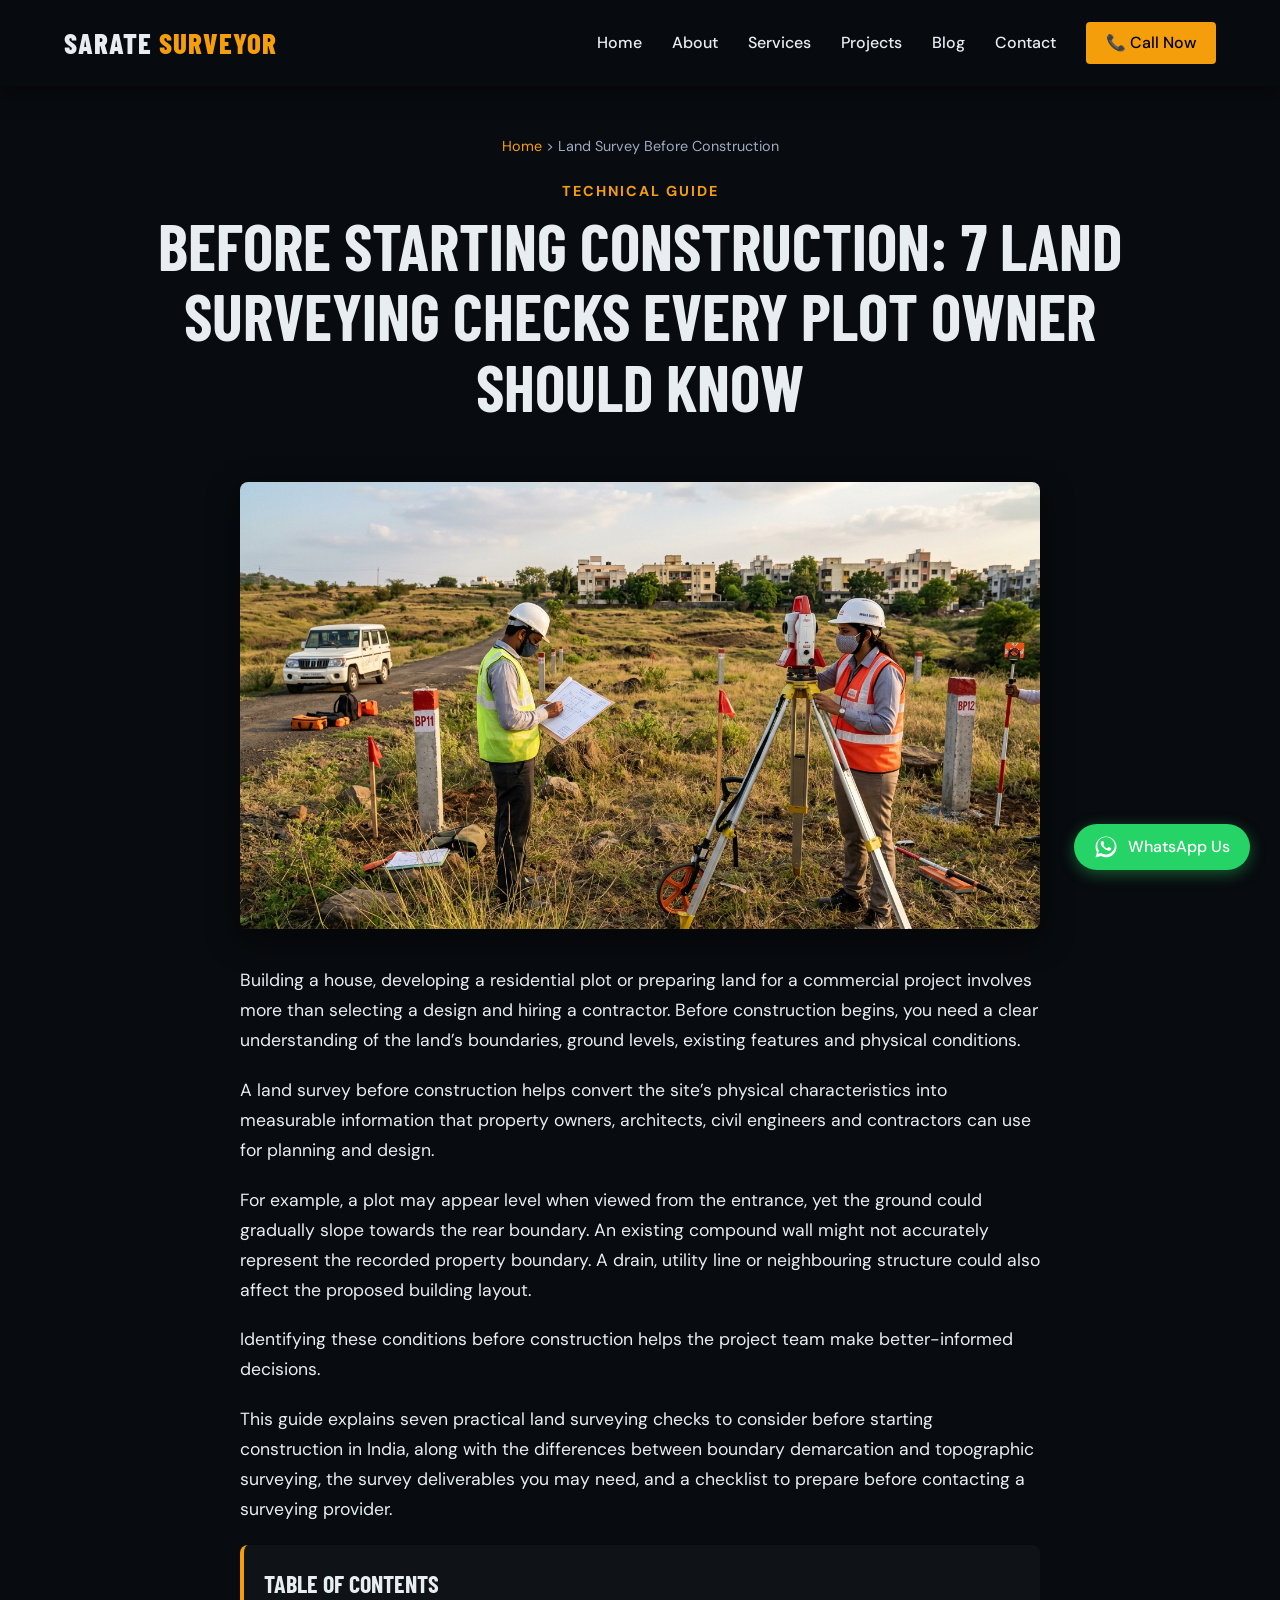
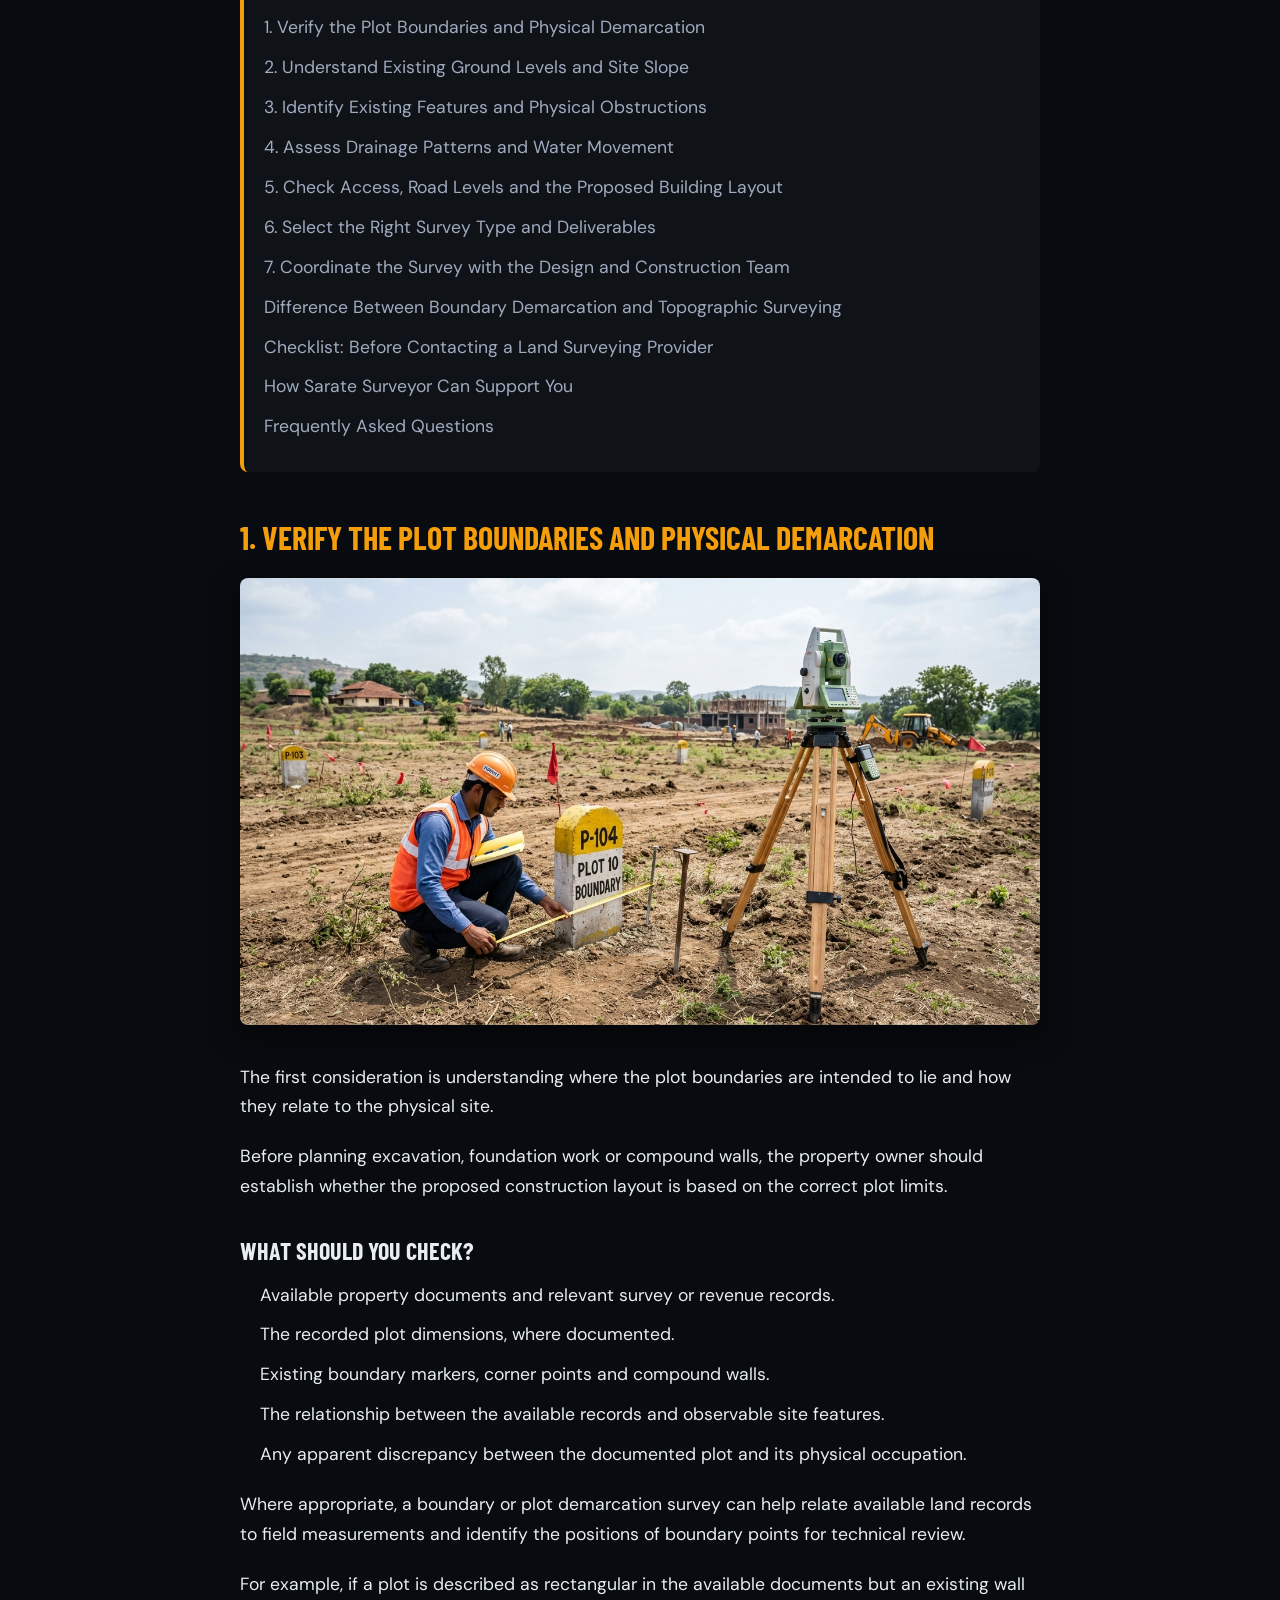
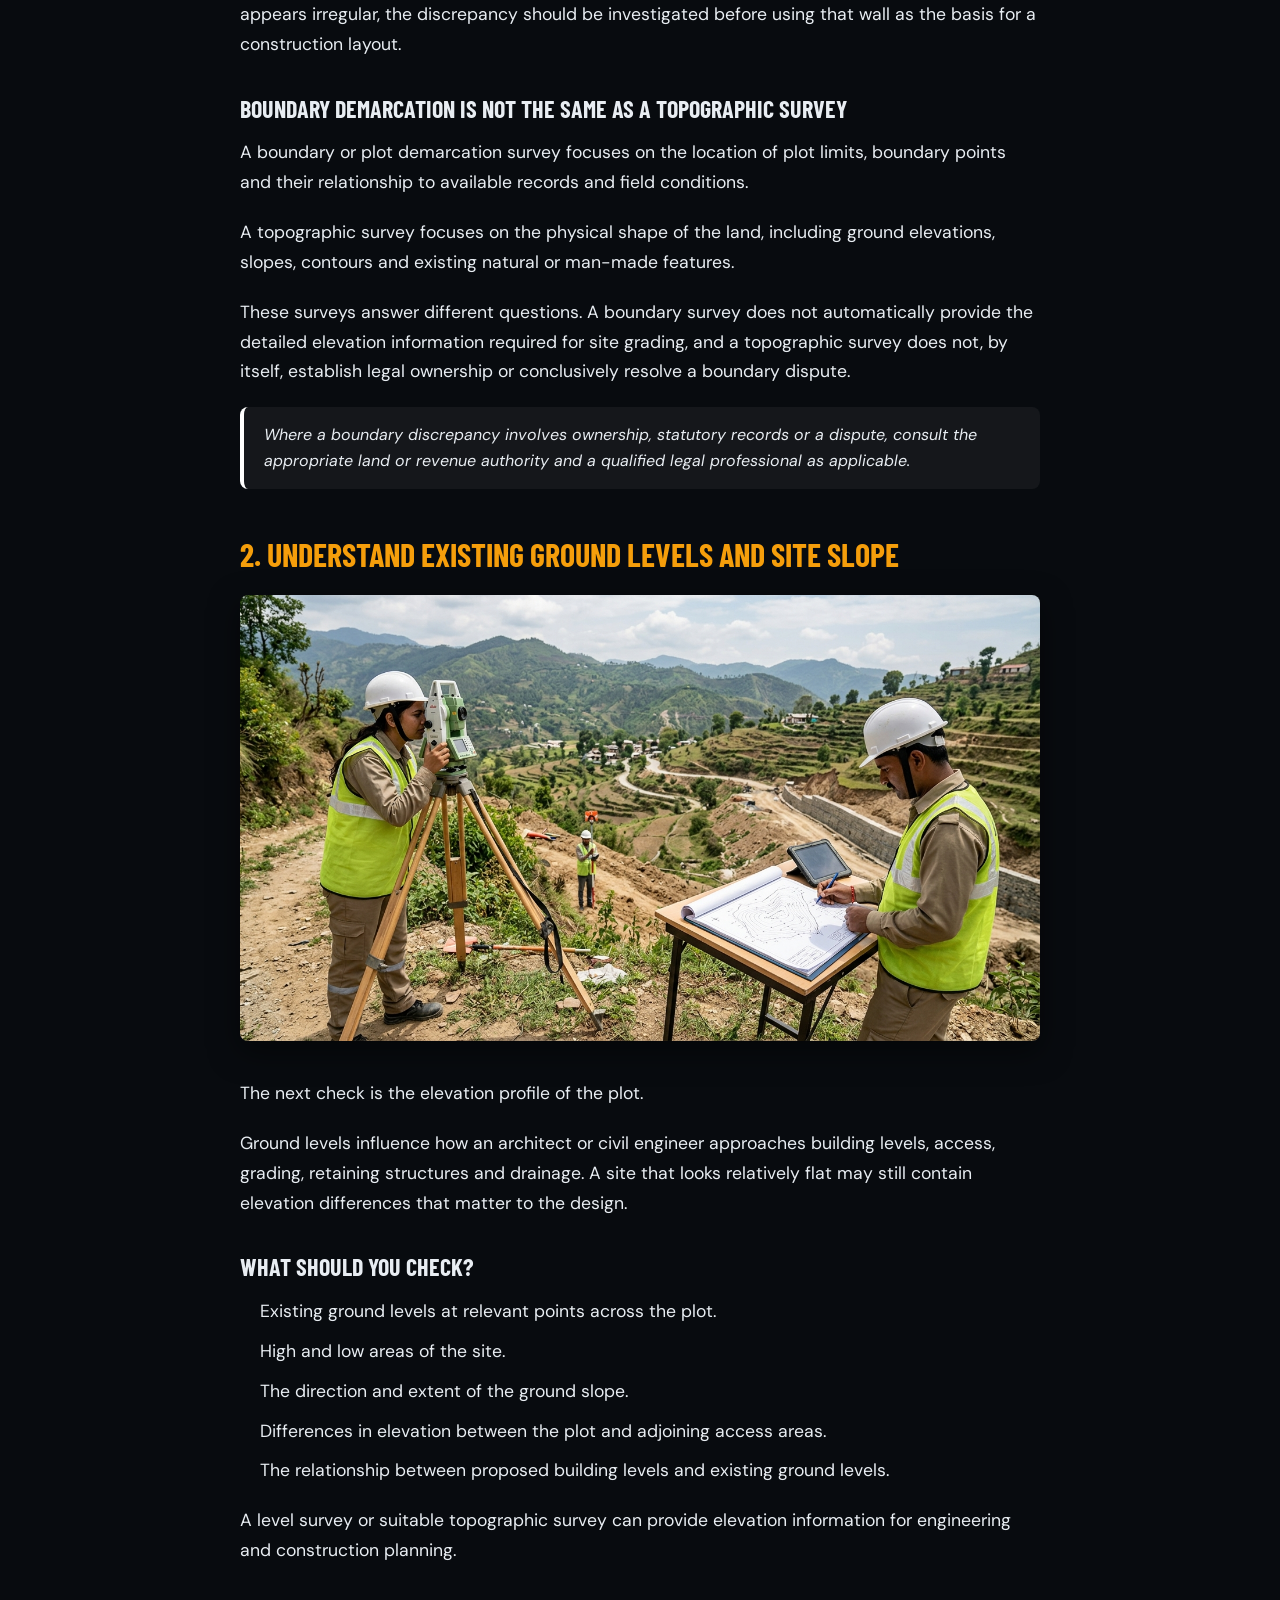
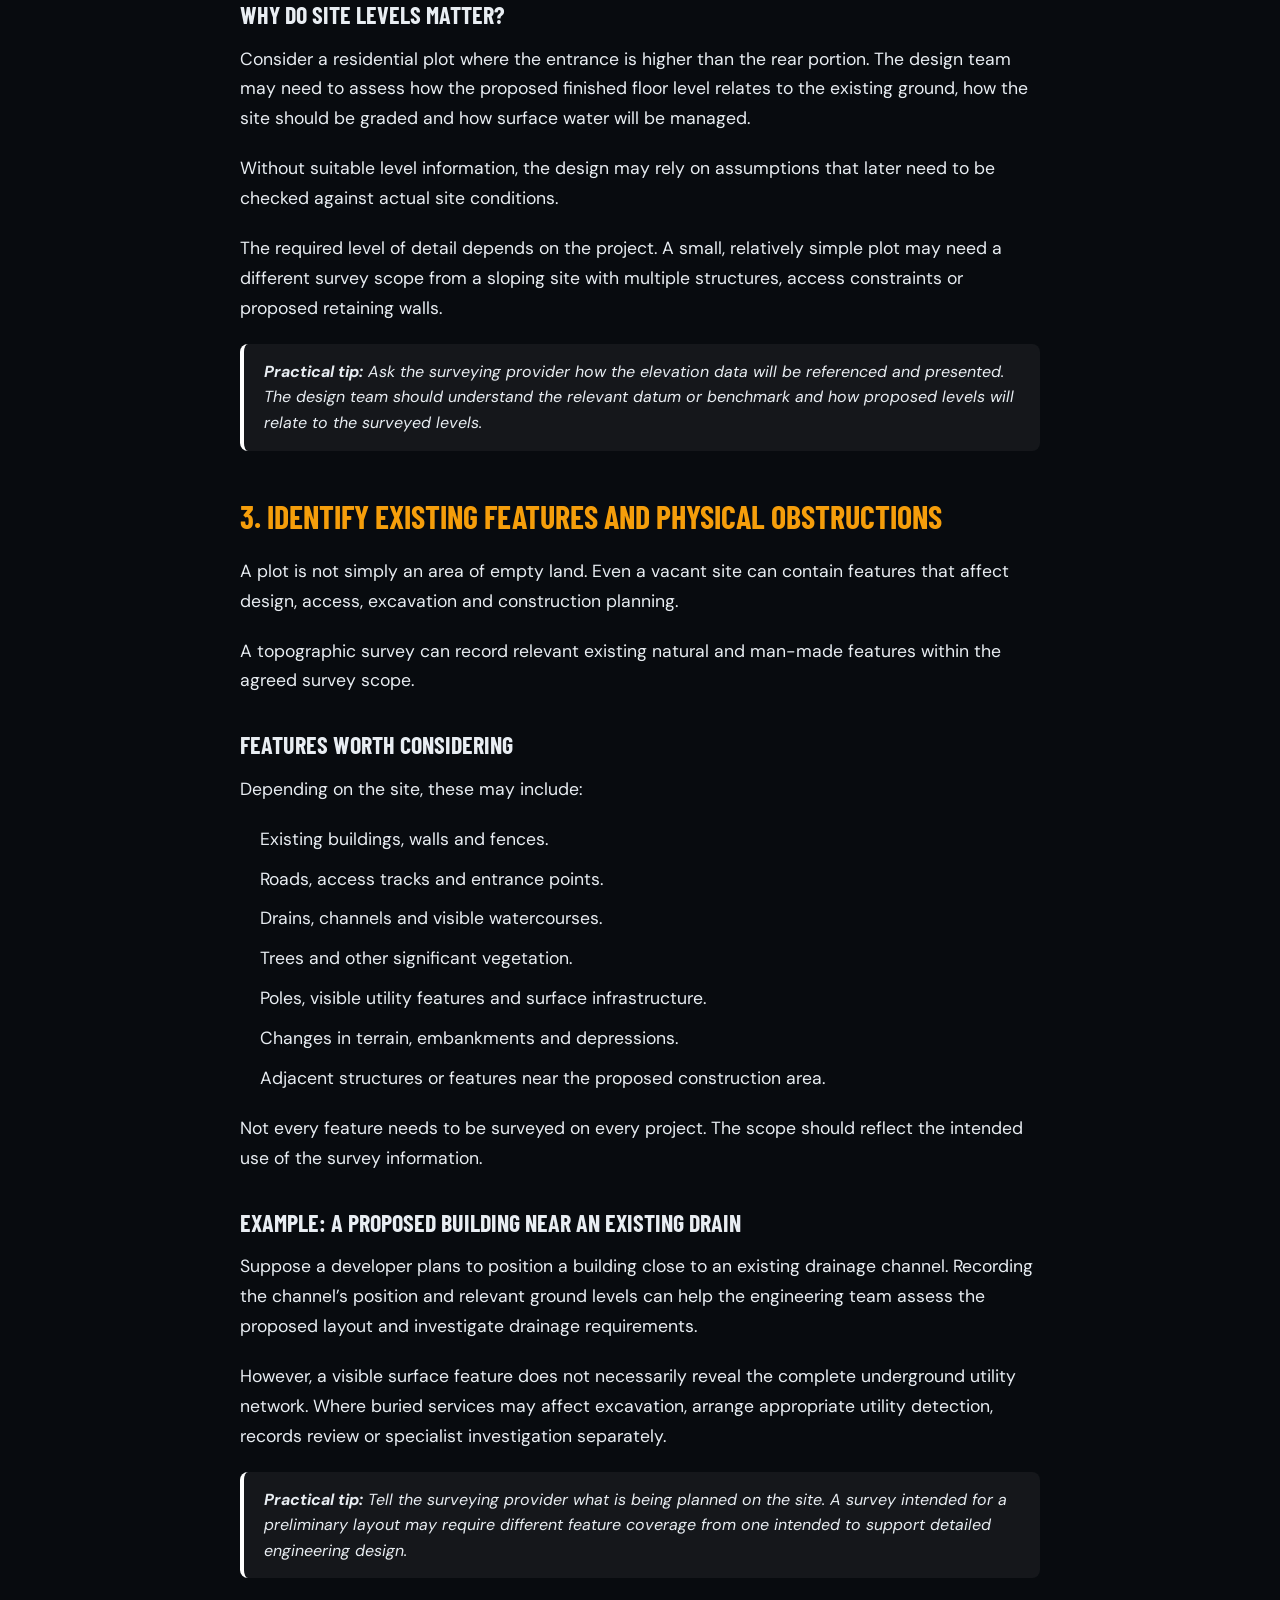
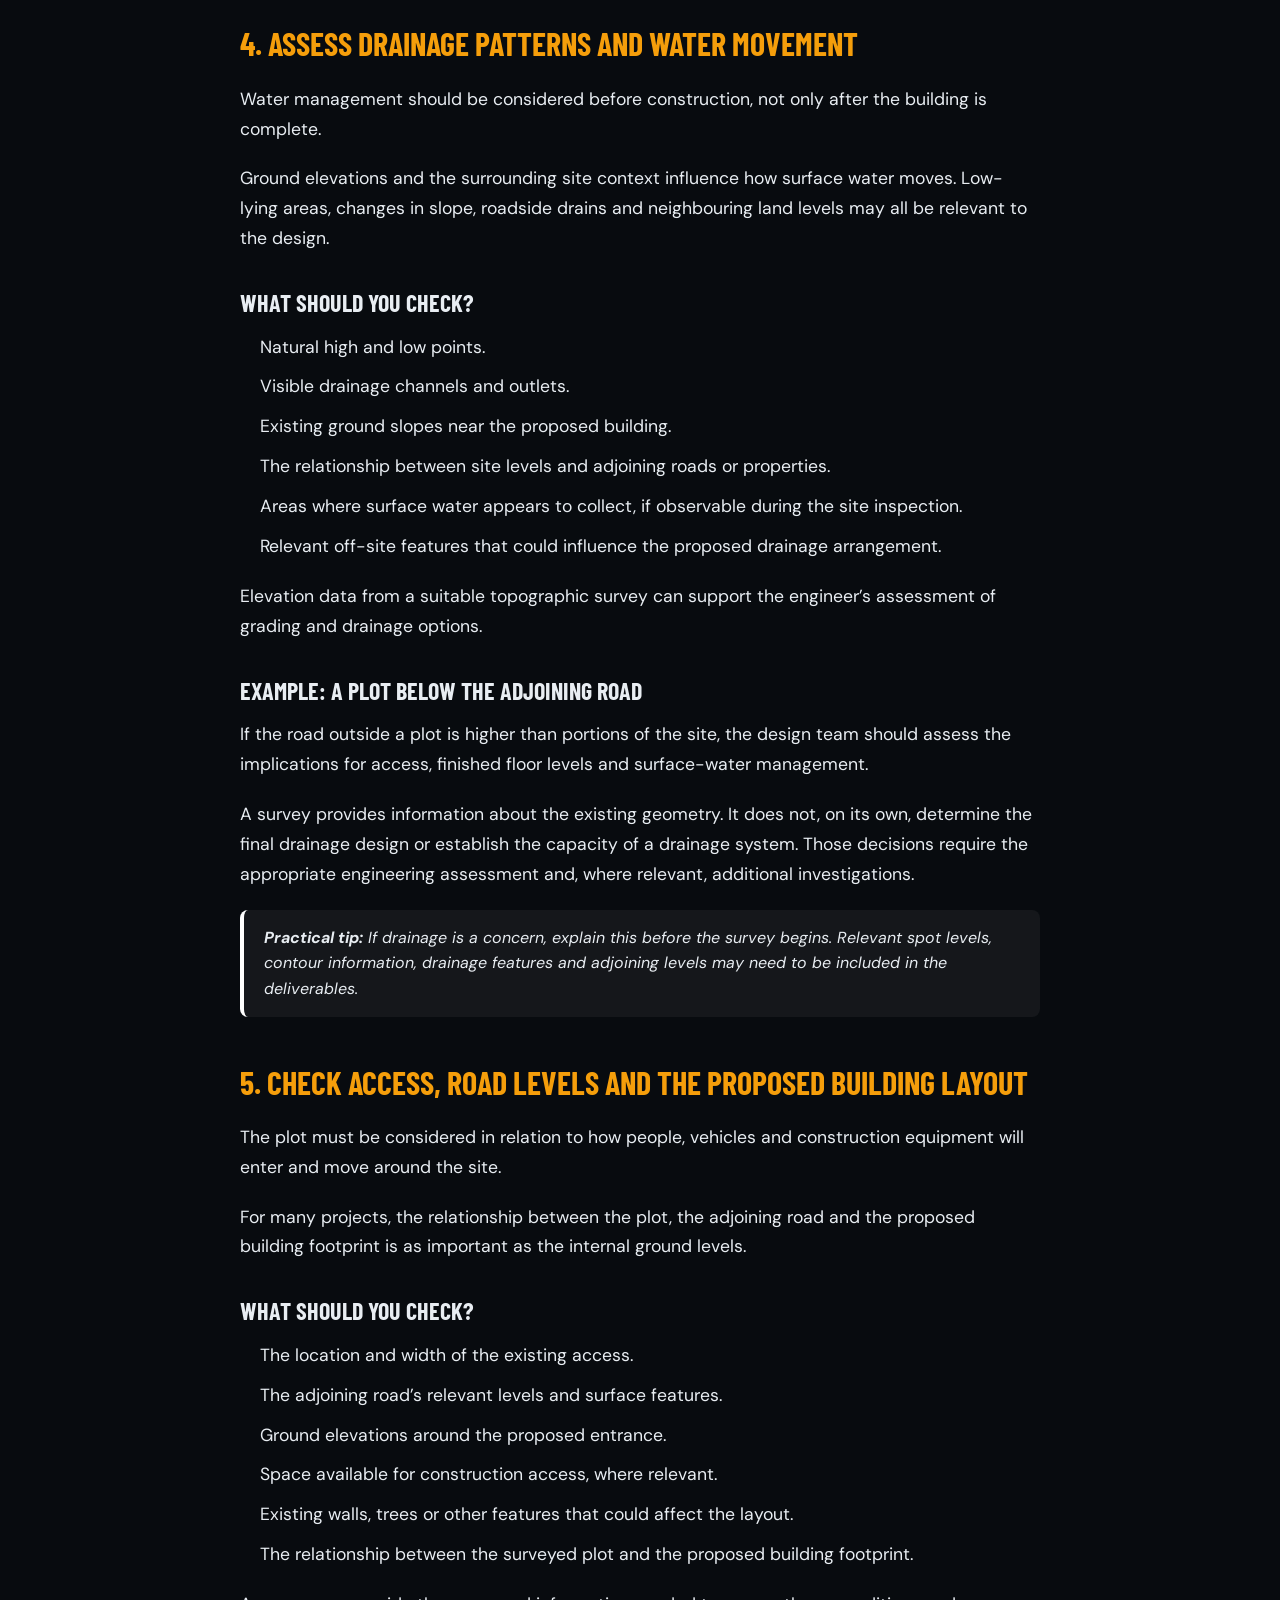
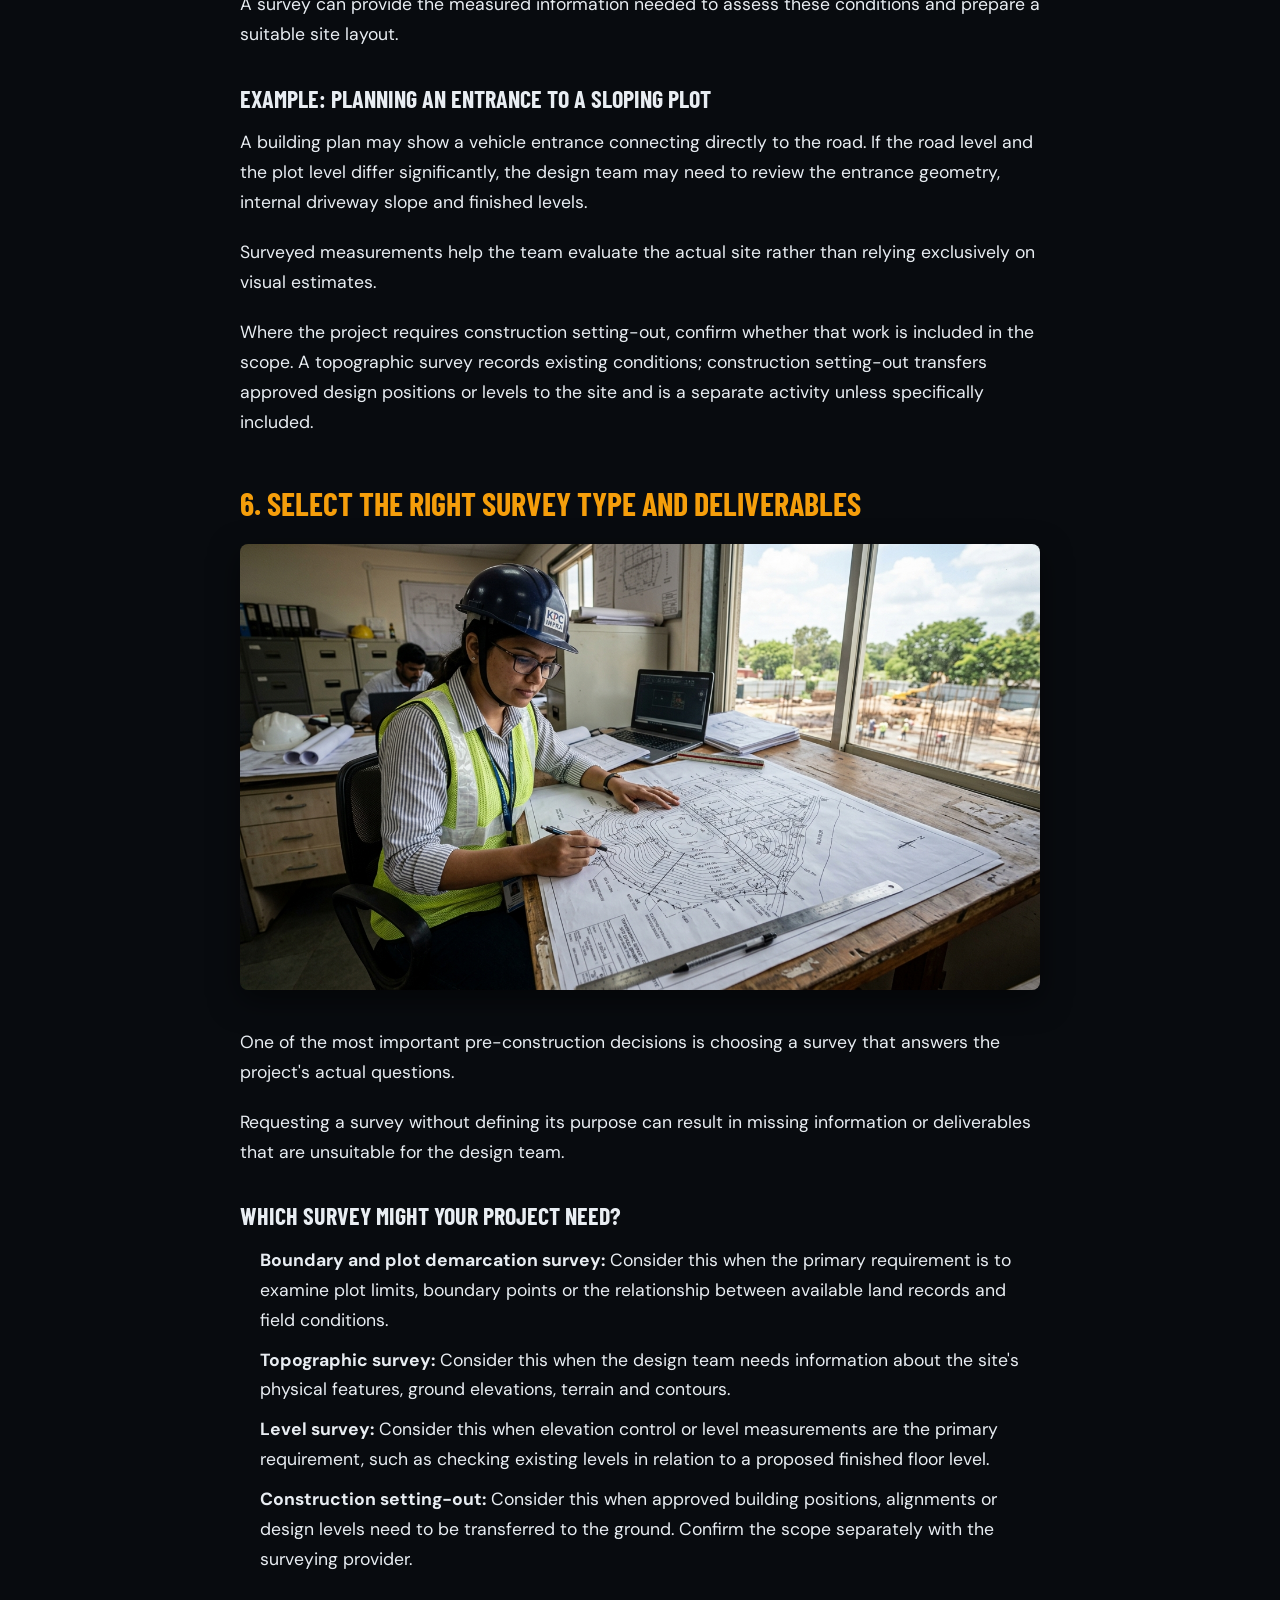
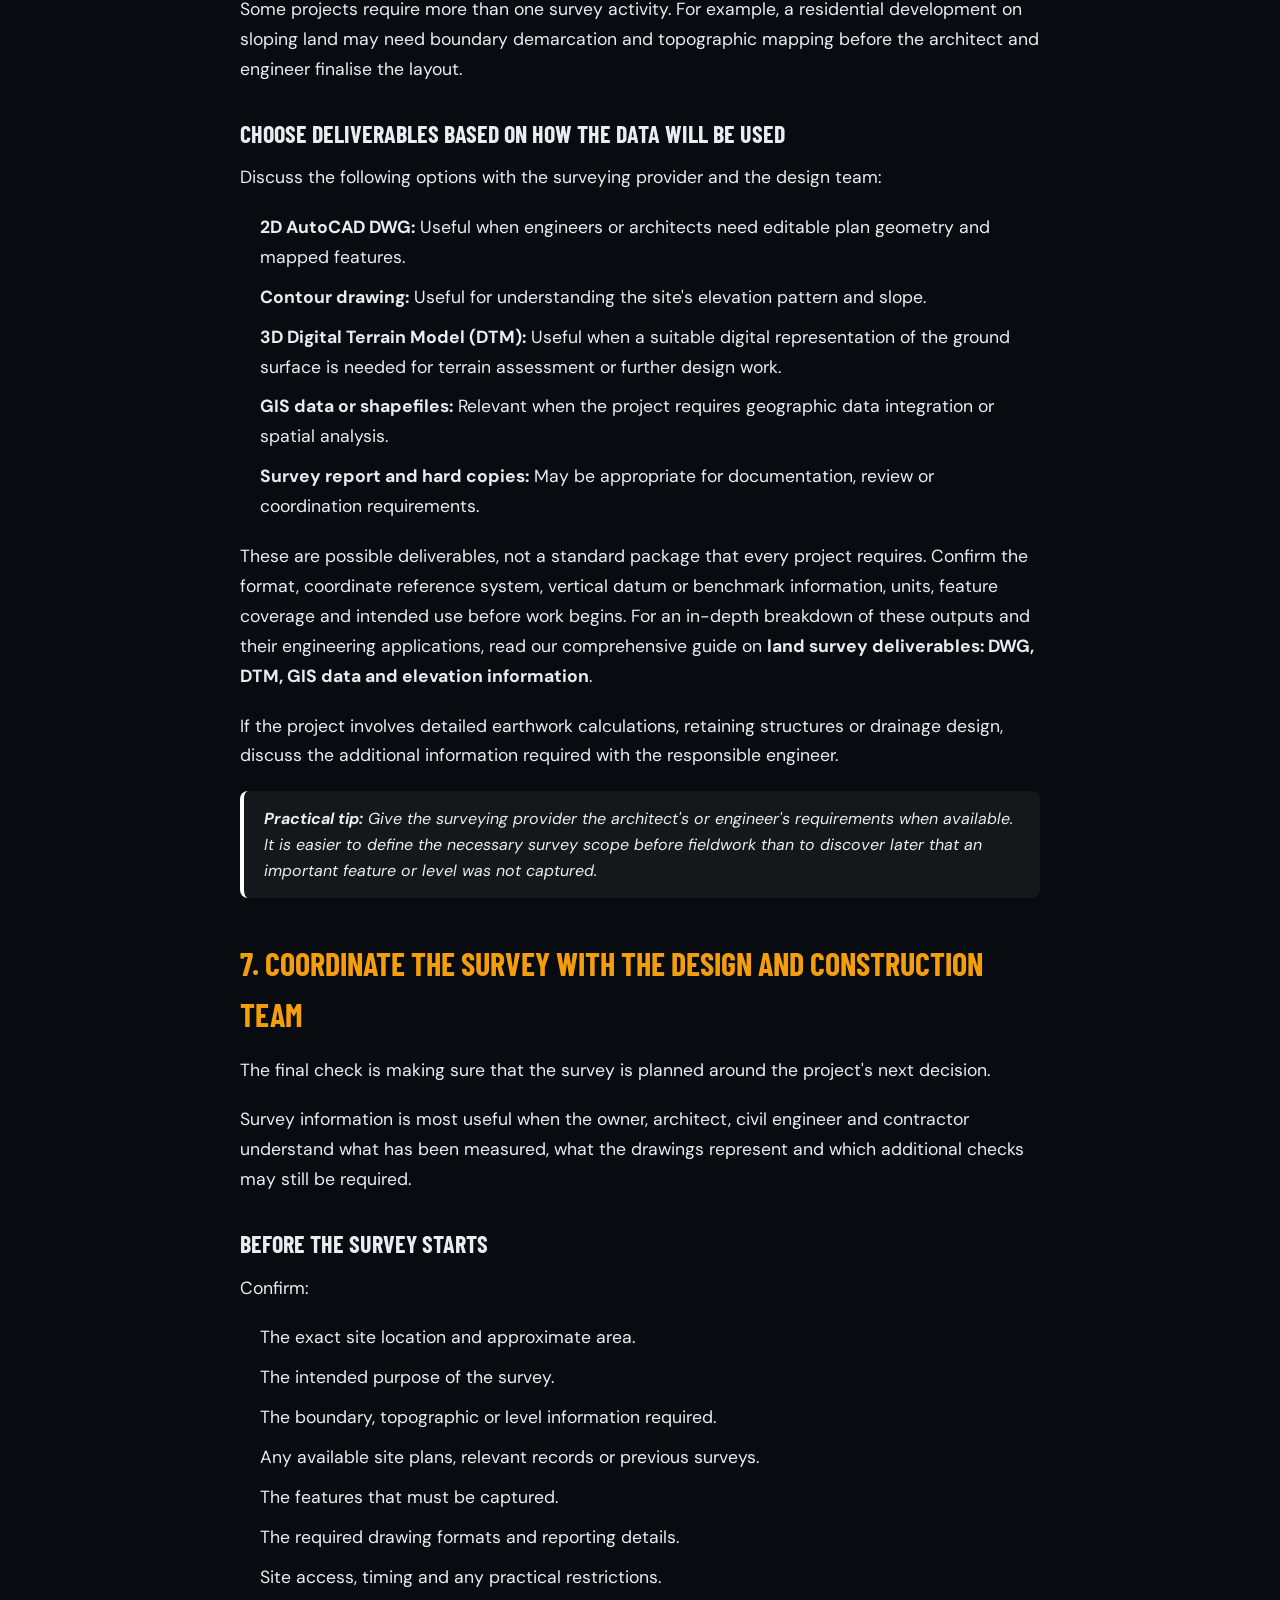
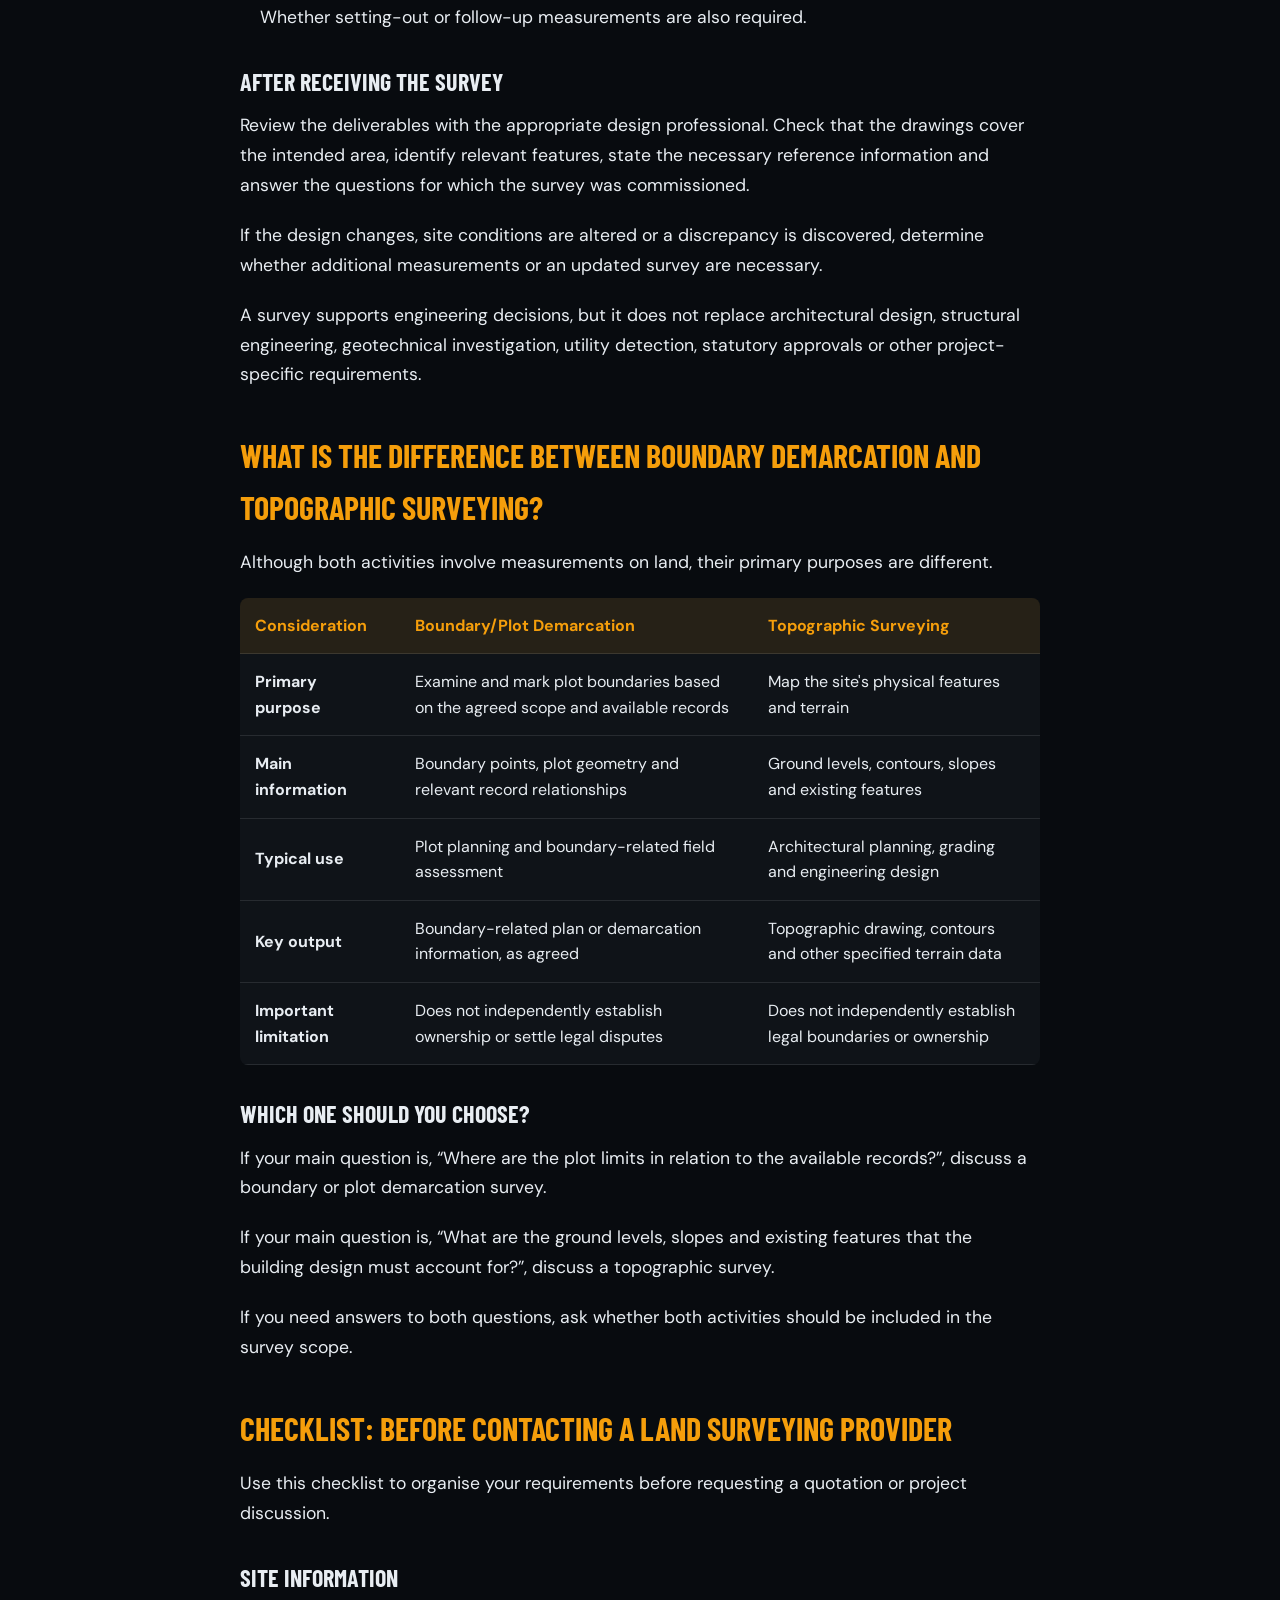
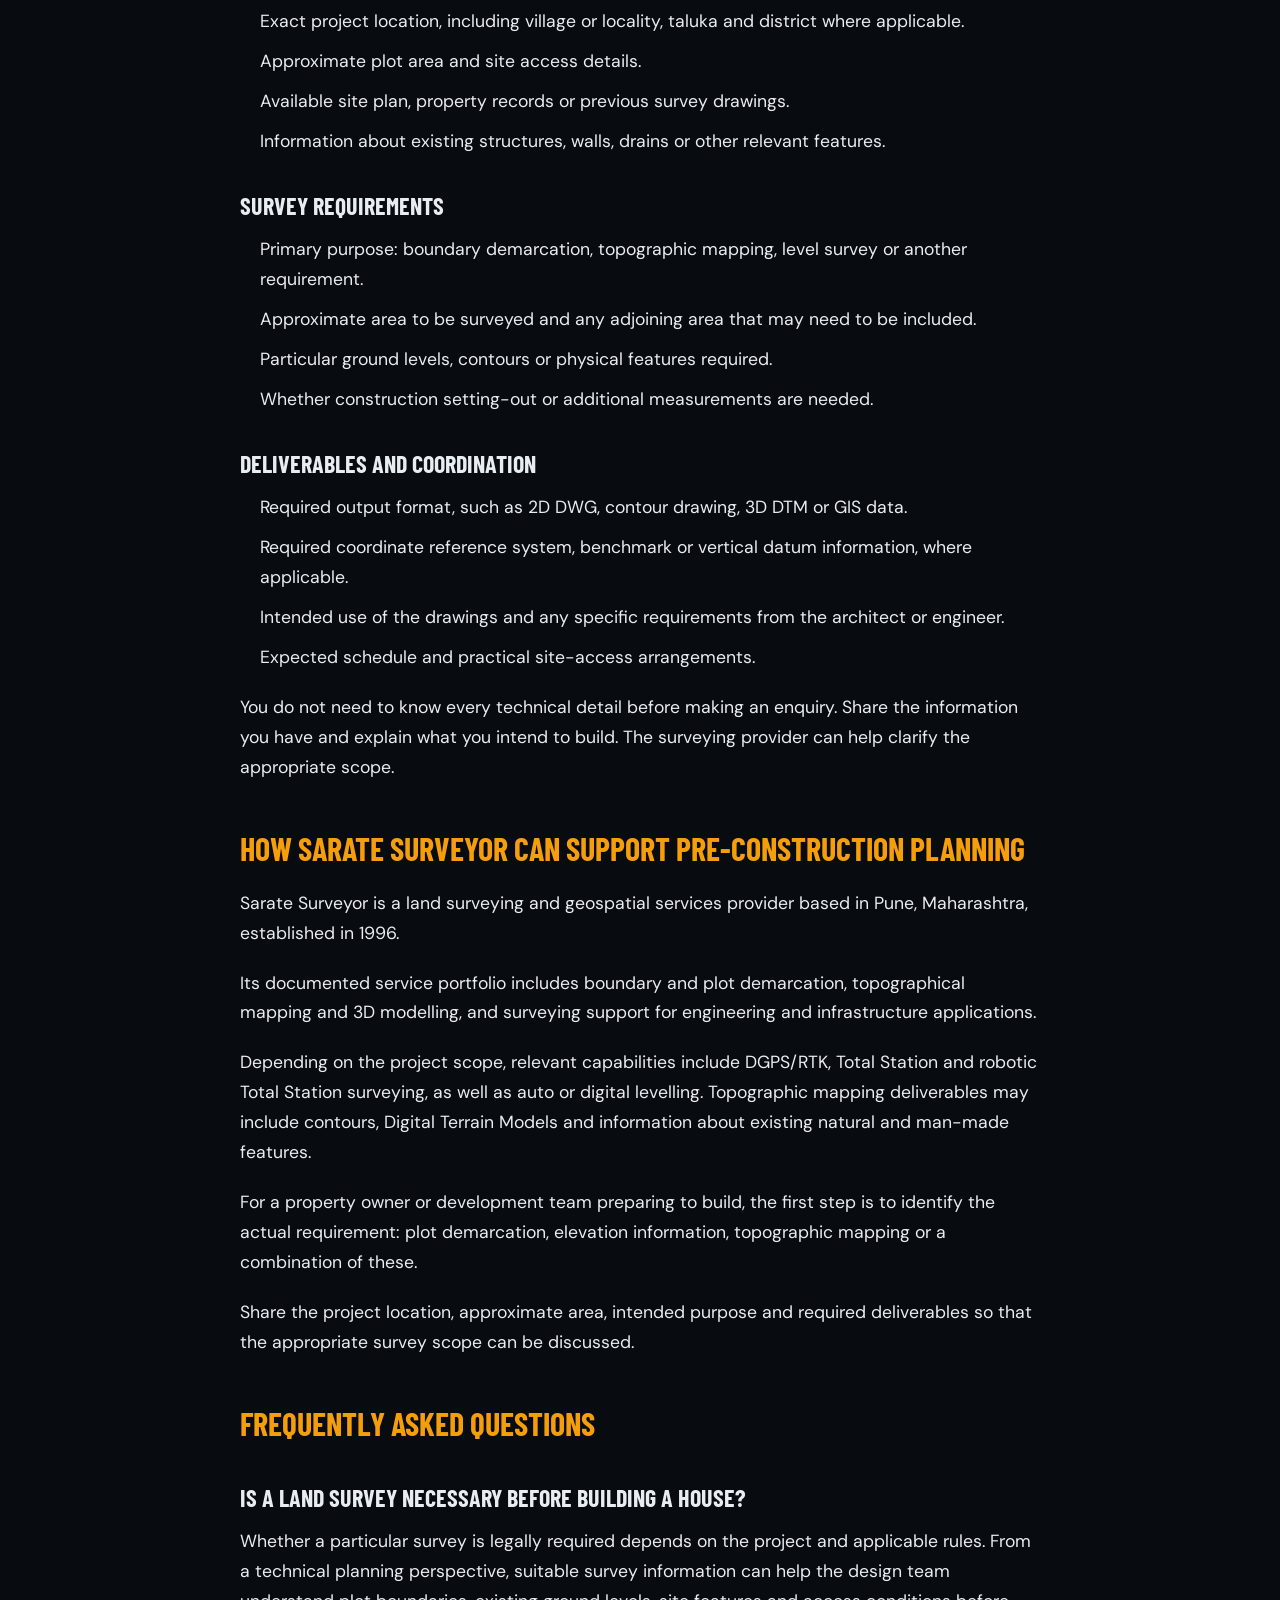
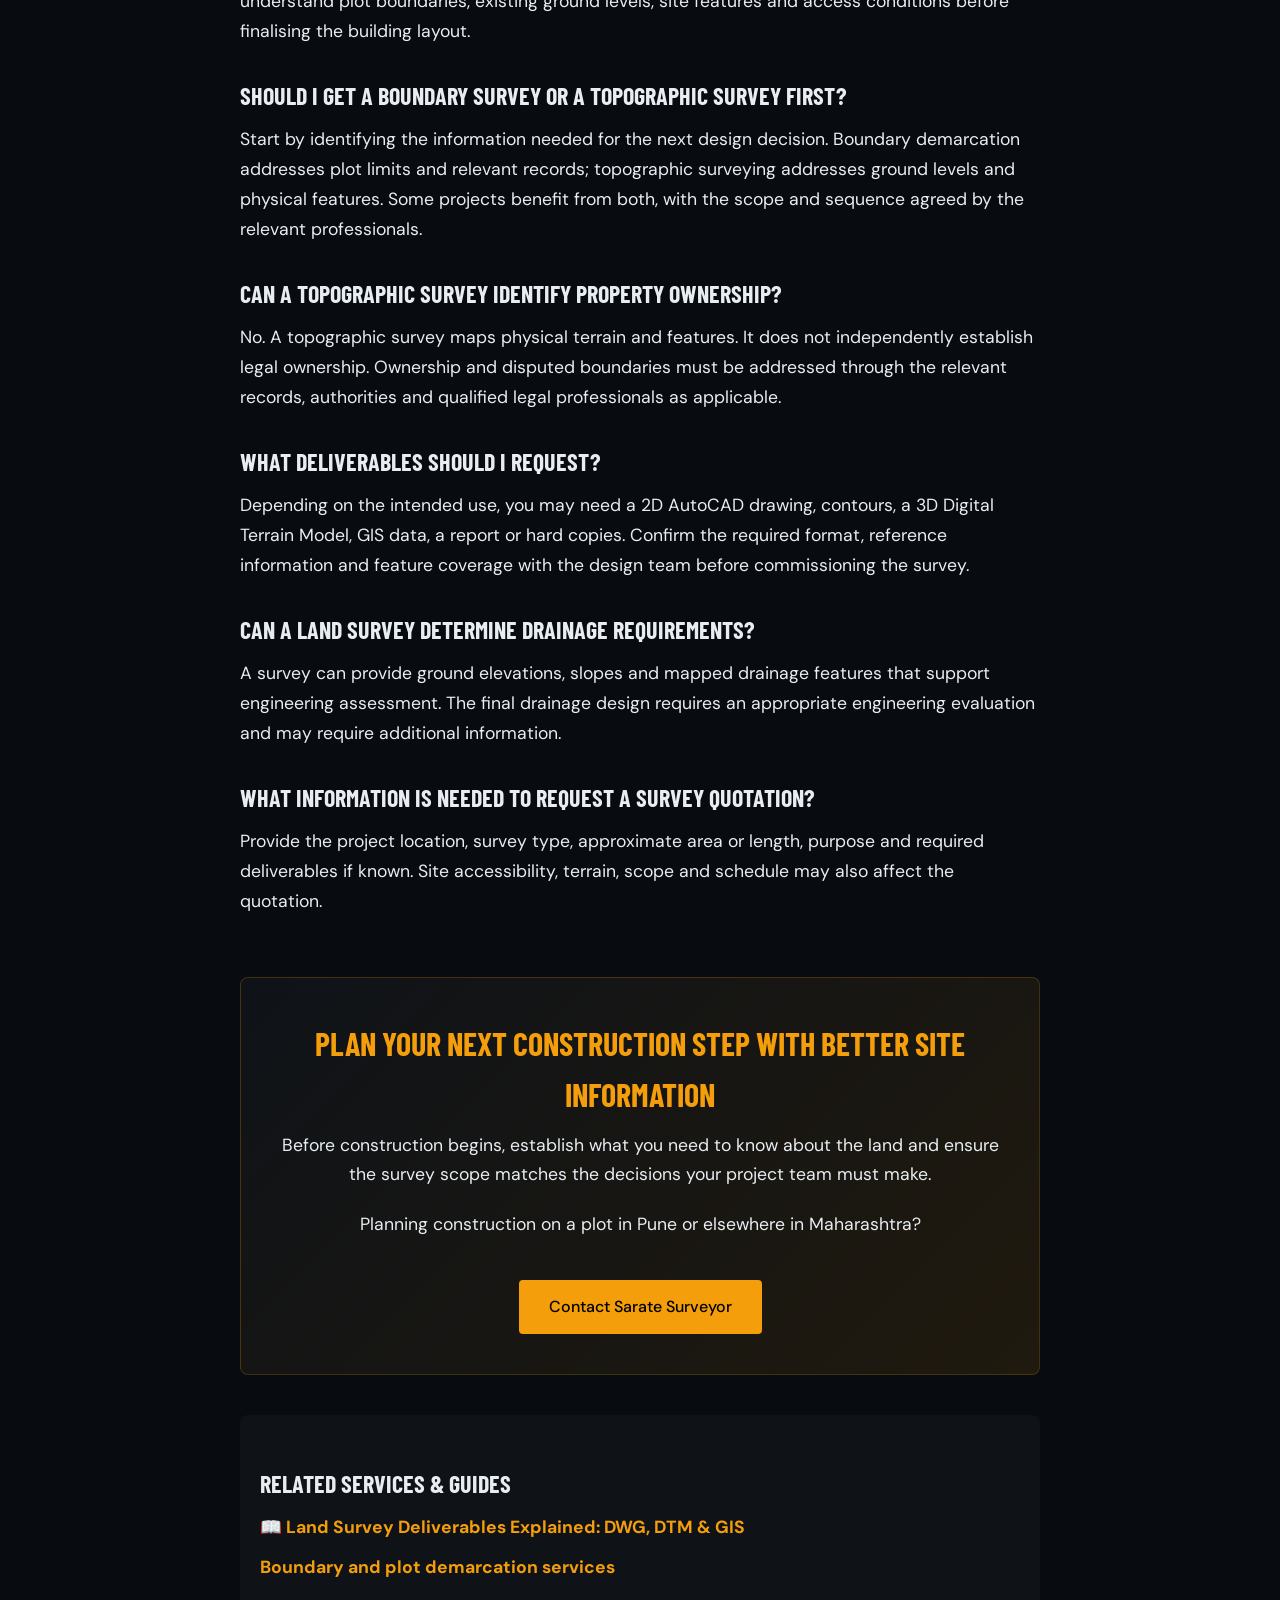
<file: land-survey-before-construction.html>
<!DOCTYPE html>
<html lang="en">

<head>
    <!-- Google tag (gtag.js) -->
    <script async src="https://www.googletagmanager.com/gtag/js?id=G-N1061CJD5F"></script>
    <script>
      window.dataLayer = window.dataLayer || [];
      function gtag(){dataLayer.push(arguments);}
      gtag('js', new Date());

      gtag('config', 'G-N1061CJD5F');
    </script>

    <meta charset="UTF-8">
    <meta name="viewport" content="width=device-width, initial-scale=1.0">
    
    <!-- Favicon -->
    <link rel="icon" href="/favicon.ico" sizes="any">
    <link rel="icon" type="image/png" href="/assets/images/favicon-32x32.png" sizes="32x32">
    <link rel="apple-touch-icon" href="/assets/images/apple-touch-icon.png">

    <title>Before Construction: 7 Essential Land Survey Checks | Sarate Surveyor</title>
    <meta name="description"
        content="Planning to build on a plot? Learn 7 essential land survey checks before construction, including boundaries, site levels, drainage and survey deliverables.">
    <meta name="keywords"
        content="land survey before construction, land surveying checks, boundary survey, topographic survey, site levels, drainage, Sarate Surveyor">
    <link rel="canonical" href="https://saratesurveyor.site/land-survey-before-construction">
    
    <!-- Open Graph -->
    <meta property="og:title" content="Before Construction: 7 Essential Land Survey Checks">
    <meta property="og:description"
        content="Planning to build on a plot? Learn 7 essential land survey checks before construction, including boundaries, site levels, drainage and survey deliverables.">
    <meta property="og:type" content="article">
    <meta property="og:url" content="https://saratesurveyor.site/land-survey-before-construction">
    <meta property="og:image" content="https://saratesurveyor.site/assets/images/land-survey-before-construction.jpg">
    <meta property="og:site_name" content="Sarate Surveyor">

    <!-- Twitter Card -->
    <meta name="twitter:card" content="summary_large_image">
    <meta name="twitter:title" content="Before Construction: 7 Essential Land Survey Checks">
    <meta name="twitter:description" content="Planning to build on a plot? Learn 7 essential land survey checks before construction, including boundaries, site levels, drainage and survey deliverables.">
    <meta name="twitter:image" content="https://saratesurveyor.site/assets/images/land-survey-before-construction.jpg">

    <!-- Preload Hero Image -->
    <link rel="preload" href="assets/images/land-survey-before-construction.jpg" as="image" fetchpriority="high">

    <link rel="preconnect" href="https://fonts.googleapis.com">
    <link rel="preconnect" href="https://fonts.gstatic.com" crossorigin>
    <link
        href="https://fonts.googleapis.com/css2?family=Barlow+Condensed:wght@700;800&family=DM+Sans:wght@400;500;700&display=swap"
        rel="stylesheet">

    <link rel="stylesheet" href="css/style.css">
    
    <style>
        nav {
            background: rgba(8, 11, 15, 0.98);
            backdrop-filter: blur(10px);
            box-shadow: 0 4px 20px rgba(0,0,0,0.5);
        }
        .blog-header {
            padding-top: 135px;
            padding-bottom: 40px;
            text-align: center;
        }
        .blog-header h1 {
            font-size: clamp(2.5rem, 5vw, 4rem);
            margin-bottom: 20px;
        }
        .breadcrumb {
            margin-bottom: 20px;
            font-size: 0.9rem;
            color: var(--text-muted);
        }
        .breadcrumb a {
            color: var(--accent-amber);
        }
        .breadcrumb a:hover {
            text-decoration: underline;
        }
        .blog-content {
            max-width: 800px;
            margin: 0 auto;
            padding-bottom: 80px;
        }
        .blog-content img {
            width: 100%;
            border-radius: 8px;
            margin-bottom: 30px;
            box-shadow: 0 10px 30px rgba(0,0,0,0.5);
        }
        .blog-content h2 {
            font-size: 2rem;
            margin-top: 40px;
            margin-bottom: 15px;
            color: var(--accent-amber);
        }
        .blog-content h3 {
            font-size: 1.5rem;
            margin-top: 30px;
            margin-bottom: 10px;
            color: var(--text-white);
        }
        .blog-content p, .blog-content ul, .blog-content ol {
            margin-bottom: 20px;
            font-size: 1.1rem;
            line-height: 1.7;
        }
        .blog-content ul, .blog-content ol {
            padding-left: 20px;
        }
        .blog-content li {
            margin-bottom: 10px;
        }
        .toc {
            background: var(--bg-lighter);
            padding: 20px;
            border-radius: 8px;
            margin-bottom: 40px;
            border-left: 4px solid var(--accent-amber);
        }
        .toc h3 {
            margin-top: 0;
        }
        .toc ul {
            list-style: none;
            padding-left: 0;
            margin-bottom: 0;
        }
        .toc a {
            color: var(--text-muted);
            transition: color 0.3s ease;
        }
        .toc a:hover {
            color: var(--accent-amber);
        }
        
        /* Table Styles */
        .table-responsive {
            overflow-x: auto;
            margin-bottom: 30px;
        }
        table {
            width: 100%;
            border-collapse: collapse;
            background: var(--bg-lighter);
            border-radius: 8px;
            overflow: hidden;
        }
        th, td {
            padding: 15px;
            text-align: left;
            border-bottom: 1px solid rgba(255,255,255,0.1);
        }
        th {
            background: rgba(245, 158, 11, 0.1);
            color: var(--accent-amber);
            font-weight: 700;
        }
        
        .practical-tip {
            background: rgba(255,255,255,0.05);
            padding: 15px 20px;
            border-radius: 8px;
            border-left: 4px solid #fff;
            margin-bottom: 20px;
            font-style: italic;
        }
        .related-links {
            margin-top: 40px;
            padding: 20px;
            background: var(--bg-lighter);
            border-radius: 8px;
        }
        .related-links ul {
            list-style: none;
            padding-left: 0;
        }
        .related-links a {
            color: var(--accent-amber);
            font-weight: bold;
        }
        .related-links a:hover {
            text-decoration: underline;
        }
        
        /* Contact CTA */
        .cta-box {
            background: linear-gradient(135deg, var(--bg-lighter) 0%, rgba(245,158,11,0.1) 100%);
            padding: 40px;
            border-radius: 8px;
            text-align: center;
            margin-top: 60px;
            border: 1px solid rgba(245, 158, 11, 0.2);
        }
        .cta-box h3 {
            margin-top: 0;
            font-size: 2rem;
            color: var(--accent-amber);
        }
        .social-share {
            margin-top: 40px;
            display: flex;
            align-items: center;
            gap: 15px;
        }
        .social-share-btn {
            display: inline-flex;
            align-items: center;
            justify-content: center;
            width: 40px;
            height: 40px;
            border-radius: 50%;
            background: var(--bg-lighter);
            color: var(--text-white);
            transition: var(--transition);
        }
        .social-share-btn:hover {
            background: #0077b5; /* LinkedIn Blue */
            color: #fff;
        }
    </style>

    <!-- Structured Data -->
    <script type="application/ld+json">
    {
      "@context": "https://schema.org",
      "@type": "BlogPosting",
      "mainEntityOfPage": {
        "@type": "WebPage",
        "@id": "https://saratesurveyor.site/land-survey-before-construction"
      },
      "headline": "Before Starting Construction: 7 Land Surveying Checks Every Plot Owner Should Know",
      "description": "Planning to build on a plot? Learn 7 essential land survey checks before construction, including boundaries, site levels, drainage and survey deliverables.",
      "image": "https://saratesurveyor.site/assets/images/land-survey-before-construction.jpg",
      "datePublished": "2026-10-09",
      "dateModified": "2026-10-12",
      "author": {
        "@type": "Organization",
        "name": "Sarate Surveyor",
        "url": "https://saratesurveyor.site/"
      },
      "publisher": {
        "@type": "Organization",
        "name": "Sarate Surveyor",
        "logo": {
          "@type": "ImageObject",
          "url": "https://saratesurveyor.site/assets/images/apple-touch-icon.png"
        }
      }
    }
    </script>
    <script type="application/ld+json">
    {
      "@context": "https://schema.org",
      "@type": "BreadcrumbList",
      "itemListElement": [{
        "@type": "ListItem",
        "position": 1,
        "name": "Home",
        "item": "https://saratesurveyor.site/"
      },{
        "@type": "ListItem",
        "position": 2,
        "name": "Land Survey Before Construction",
        "item": "https://saratesurveyor.site/land-survey-before-construction"
      }]
    }
    </script>
    <script type="application/ld+json">
    {
      "@context": "https://schema.org",
      "@type": "FAQPage",
      "mainEntity": [
        {
          "@type": "Question",
          "name": "Is a land survey necessary before building a house?",
          "acceptedAnswer": {
            "@type": "Answer",
            "text": "Whether a particular survey is legally required depends on the project and applicable rules. From a technical planning perspective, suitable survey information can help the design team understand plot boundaries, existing ground levels, site features and access conditions before finalising the building layout."
          }
        },
        {
          "@type": "Question",
          "name": "Should I get a boundary survey or a topographic survey first?",
          "acceptedAnswer": {
            "@type": "Answer",
            "text": "Start by identifying the information needed for the next design decision. Boundary demarcation addresses plot limits and relevant records; topographic surveying addresses ground levels and physical features. Some projects benefit from both, with the scope and sequence agreed by the relevant professionals."
          }
        },
        {
          "@type": "Question",
          "name": "Can a topographic survey identify property ownership?",
          "acceptedAnswer": {
            "@type": "Answer",
            "text": "No. A topographic survey maps physical terrain and features. It does not independently establish legal ownership. Ownership and disputed boundaries must be addressed through the relevant records, authorities and qualified legal professionals as applicable."
          }
        },
        {
          "@type": "Question",
          "name": "What deliverables should I request?",
          "acceptedAnswer": {
            "@type": "Answer",
            "text": "Depending on the intended use, you may need a 2D AutoCAD drawing, contours, a 3D Digital Terrain Model, GIS data, a report or hard copies. Confirm the required format, reference information and feature coverage with the design team before commissioning the survey."
          }
        },
        {
          "@type": "Question",
          "name": "Can a land survey determine drainage requirements?",
          "acceptedAnswer": {
            "@type": "Answer",
            "text": "A survey can provide ground elevations, slopes and mapped drainage features that support engineering assessment. The final drainage design requires an appropriate engineering evaluation and may require additional information."
          }
        },
        {
          "@type": "Question",
          "name": "What information is needed to request a survey quotation?",
          "acceptedAnswer": {
            "@type": "Answer",
            "text": "Provide the project location, survey type, approximate area or length, purpose and required deliverables if known. Site accessibility, terrain, scope and schedule may also affect the quotation."
          }
        }
      ]
    }
    </script>
</head>

<body class="nav-wrapper">

    <!-- Navigation -->
    <nav id="navbar">
        <a href="/" class="logo">SARATE <span class="amber-text">SURVEYOR</span></a>
        <div class="nav-links" id="navLinks">
            <a href="/#home" class="mobile-close">Home</a>
            <a href="/#about" class="mobile-close">About</a>
            <a href="/#services" class="mobile-close">Services</a>
            <a href="/#portfolio" class="mobile-close">Projects</a>
            <a href="/#blog" class="mobile-close">Blog</a>
            <a href="/#contact" class="mobile-close">Contact</a>
            <a href="tel:+917030460972" class="nav-cta mobile-close">📞 Call Now</a>
        </div>
        <button class="hamburger" id="menuBtn">☰</button>
    </nav>

    <!-- Header Section -->
    <header class="blog-header container">
        <div class="breadcrumb">
            <a href="/">Home</a> &gt; <span>Land Survey Before Construction</span>
        </div>
        <span class="section-tag">Technical Guide</span>
        <h1>Before Starting Construction: 7 Land Surveying Checks Every Plot Owner Should Know</h1>
    </header>

    <!-- Main Content -->
    <main class="container">
        <article class="blog-content">
            <img src="assets/images/land-survey-before-construction.jpg" 
                 alt="Land surveyor measuring a vacant plot using a Total Station before construction in Maharashtra." 
                 width="1200" height="675" fetchpriority="high" decoding="sync">

            <p>Building a house, developing a residential plot or preparing land for a commercial project involves more than selecting a design and hiring a contractor. Before construction begins, you need a clear understanding of the land’s boundaries, ground levels, existing features and physical conditions.</p>
            
            <p>A land survey before construction helps convert the site’s physical characteristics into measurable information that property owners, architects, civil engineers and contractors can use for planning and design.</p>
            
            <p>For example, a plot may appear level when viewed from the entrance, yet the ground could gradually slope towards the rear boundary. An existing compound wall might not accurately represent the recorded property boundary. A drain, utility line or neighbouring structure could also affect the proposed building layout.</p>
            
            <p>Identifying these conditions before construction helps the project team make better-informed decisions.</p>
            
            <p>This guide explains seven practical land surveying checks to consider before starting construction in India, along with the differences between boundary demarcation and topographic surveying, the survey deliverables you may need, and a checklist to prepare before contacting a surveying provider.</p>

            <div class="toc">
                <h3>Table of Contents</h3>
                <ul>
                    <li><a href="#check-1">1. Verify the Plot Boundaries and Physical Demarcation</a></li>
                    <li><a href="#check-2">2. Understand Existing Ground Levels and Site Slope</a></li>
                    <li><a href="#check-3">3. Identify Existing Features and Physical Obstructions</a></li>
                    <li><a href="#check-4">4. Assess Drainage Patterns and Water Movement</a></li>
                    <li><a href="#check-5">5. Check Access, Road Levels and the Proposed Building Layout</a></li>
                    <li><a href="#check-6">6. Select the Right Survey Type and Deliverables</a></li>
                    <li><a href="#check-7">7. Coordinate the Survey with the Design and Construction Team</a></li>
                    <li><a href="#differences">Difference Between Boundary Demarcation and Topographic Surveying</a></li>
                    <li><a href="#checklist">Checklist: Before Contacting a Land Surveying Provider</a></li>
                    <li><a href="#sarate-support">How Sarate Surveyor Can Support You</a></li>
                    <li><a href="#faq">Frequently Asked Questions</a></li>
                </ul>
            </div>

            <h2 id="check-1">1. Verify the Plot Boundaries and Physical Demarcation</h2>
            <img src="assets/images/plot-boundary-demarcation-survey.jpg" 
                 alt="Surveyor checking plot boundary markers during a land demarcation survey." 
                 width="1200" height="675" loading="lazy" decoding="async">
            <p>The first consideration is understanding where the plot boundaries are intended to lie and how they relate to the physical site.</p>
            <p>Before planning excavation, foundation work or compound walls, the property owner should establish whether the proposed construction layout is based on the correct plot limits.</p>
            
            <h3>What should you check?</h3>
            <ul>
                <li>Available property documents and relevant survey or revenue records.</li>
                <li>The recorded plot dimensions, where documented.</li>
                <li>Existing boundary markers, corner points and compound walls.</li>
                <li>The relationship between the available records and observable site features.</li>
                <li>Any apparent discrepancy between the documented plot and its physical occupation.</li>
            </ul>
            
            <p>Where appropriate, a boundary or plot demarcation survey can help relate available land records to field measurements and identify the positions of boundary points for technical review.</p>
            <p>For example, if a plot is described as rectangular in the available documents but an existing wall appears irregular, the discrepancy should be investigated before using that wall as the basis for a construction layout.</p>
            
            <h3>Boundary demarcation is not the same as a topographic survey</h3>
            <p>A boundary or plot demarcation survey focuses on the location of plot limits, boundary points and their relationship to available records and field conditions.</p>
            <p>A topographic survey focuses on the physical shape of the land, including ground elevations, slopes, contours and existing natural or man-made features.</p>
            <p>These surveys answer different questions. A boundary survey does not automatically provide the detailed elevation information required for site grading, and a topographic survey does not, by itself, establish legal ownership or conclusively resolve a boundary dispute.</p>
            <div class="practical-tip">Where a boundary discrepancy involves ownership, statutory records or a dispute, consult the appropriate land or revenue authority and a qualified legal professional as applicable.</div>

            <h2 id="check-2">2. Understand Existing Ground Levels and Site Slope</h2>
            <img src="assets/images/topographic-survey-ground-levels.jpg" 
                 alt="Topographic survey measuring ground levels on a plot before construction." 
                 width="1200" height="675" loading="lazy" decoding="async">
            <p>The next check is the elevation profile of the plot.</p>
            <p>Ground levels influence how an architect or civil engineer approaches building levels, access, grading, retaining structures and drainage. A site that looks relatively flat may still contain elevation differences that matter to the design.</p>
            
            <h3>What should you check?</h3>
            <ul>
                <li>Existing ground levels at relevant points across the plot.</li>
                <li>High and low areas of the site.</li>
                <li>The direction and extent of the ground slope.</li>
                <li>Differences in elevation between the plot and adjoining access areas.</li>
                <li>The relationship between proposed building levels and existing ground levels.</li>
            </ul>
            
            <p>A level survey or suitable topographic survey can provide elevation information for engineering and construction planning.</p>
            
            <h3>Why do site levels matter?</h3>
            <p>Consider a residential plot where the entrance is higher than the rear portion. The design team may need to assess how the proposed finished floor level relates to the existing ground, how the site should be graded and how surface water will be managed.</p>
            <p>Without suitable level information, the design may rely on assumptions that later need to be checked against actual site conditions.</p>
            <p>The required level of detail depends on the project. A small, relatively simple plot may need a different survey scope from a sloping site with multiple structures, access constraints or proposed retaining walls.</p>
            
            <div class="practical-tip"><strong>Practical tip:</strong> Ask the surveying provider how the elevation data will be referenced and presented. The design team should understand the relevant datum or benchmark and how proposed levels will relate to the surveyed levels.</div>

            <h2 id="check-3">3. Identify Existing Features and Physical Obstructions</h2>
            <p>A plot is not simply an area of empty land. Even a vacant site can contain features that affect design, access, excavation and construction planning.</p>
            <p>A topographic survey can record relevant existing natural and man-made features within the agreed survey scope.</p>
            
            <h3>Features worth considering</h3>
            <p>Depending on the site, these may include:</p>
            <ul>
                <li>Existing buildings, walls and fences.</li>
                <li>Roads, access tracks and entrance points.</li>
                <li>Drains, channels and visible watercourses.</li>
                <li>Trees and other significant vegetation.</li>
                <li>Poles, visible utility features and surface infrastructure.</li>
                <li>Changes in terrain, embankments and depressions.</li>
                <li>Adjacent structures or features near the proposed construction area.</li>
            </ul>
            
            <p>Not every feature needs to be surveyed on every project. The scope should reflect the intended use of the survey information.</p>
            
            <h3>Example: A proposed building near an existing drain</h3>
            <p>Suppose a developer plans to position a building close to an existing drainage channel. Recording the channel’s position and relevant ground levels can help the engineering team assess the proposed layout and investigate drainage requirements.</p>
            <p>However, a visible surface feature does not necessarily reveal the complete underground utility network. Where buried services may affect excavation, arrange appropriate utility detection, records review or specialist investigation separately.</p>
            
            <div class="practical-tip"><strong>Practical tip:</strong> Tell the surveying provider what is being planned on the site. A survey intended for a preliminary layout may require different feature coverage from one intended to support detailed engineering design.</div>

            <h2 id="check-4">4. Assess Drainage Patterns and Water Movement</h2>
            <p>Water management should be considered before construction, not only after the building is complete.</p>
            <p>Ground elevations and the surrounding site context influence how surface water moves. Low-lying areas, changes in slope, roadside drains and neighbouring land levels may all be relevant to the design.</p>
            
            <h3>What should you check?</h3>
            <ul>
                <li>Natural high and low points.</li>
                <li>Visible drainage channels and outlets.</li>
                <li>Existing ground slopes near the proposed building.</li>
                <li>The relationship between site levels and adjoining roads or properties.</li>
                <li>Areas where surface water appears to collect, if observable during the site inspection.</li>
                <li>Relevant off-site features that could influence the proposed drainage arrangement.</li>
            </ul>
            
            <p>Elevation data from a suitable topographic survey can support the engineer’s assessment of grading and drainage options.</p>
            
            <h3>Example: A plot below the adjoining road</h3>
            <p>If the road outside a plot is higher than portions of the site, the design team should assess the implications for access, finished floor levels and surface-water management.</p>
            <p>A survey provides information about the existing geometry. It does not, on its own, determine the final drainage design or establish the capacity of a drainage system. Those decisions require the appropriate engineering assessment and, where relevant, additional investigations.</p>
            
            <div class="practical-tip"><strong>Practical tip:</strong> If drainage is a concern, explain this before the survey begins. Relevant spot levels, contour information, drainage features and adjoining levels may need to be included in the deliverables.</div>

            <h2 id="check-5">5. Check Access, Road Levels and the Proposed Building Layout</h2>
            <p>The plot must be considered in relation to how people, vehicles and construction equipment will enter and move around the site.</p>
            <p>For many projects, the relationship between the plot, the adjoining road and the proposed building footprint is as important as the internal ground levels.</p>
            
            <h3>What should you check?</h3>
            <ul>
                <li>The location and width of the existing access.</li>
                <li>The adjoining road’s relevant levels and surface features.</li>
                <li>Ground elevations around the proposed entrance.</li>
                <li>Space available for construction access, where relevant.</li>
                <li>Existing walls, trees or other features that could affect the layout.</li>
                <li>The relationship between the surveyed plot and the proposed building footprint.</li>
            </ul>
            
            <p>A survey can provide the measured information needed to assess these conditions and prepare a suitable site layout.</p>
            
            <h3>Example: Planning an entrance to a sloping plot</h3>
            <p>A building plan may show a vehicle entrance connecting directly to the road. If the road level and the plot level differ significantly, the design team may need to review the entrance geometry, internal driveway slope and finished levels.</p>
            <p>Surveyed measurements help the team evaluate the actual site rather than relying exclusively on visual estimates.</p>
            <p>Where the project requires construction setting-out, confirm whether that work is included in the scope. A topographic survey records existing conditions; construction setting-out transfers approved design positions or levels to the site and is a separate activity unless specifically included.</p>

            <h2 id="check-6">6. Select the Right Survey Type and Deliverables</h2>
            <img src="assets/images/topographic-drawing-construction-planning.jpg" 
                 alt="Civil engineer reviewing a topographic survey drawing for construction planning." 
                 width="1200" height="675" loading="lazy" decoding="async">
            <p>One of the most important pre-construction decisions is choosing a survey that answers the project's actual questions.</p>
            <p>Requesting a survey without defining its purpose can result in missing information or deliverables that are unsuitable for the design team.</p>
            
            <h3>Which survey might your project need?</h3>
            <ul>
                <li><strong>Boundary and plot demarcation survey:</strong> Consider this when the primary requirement is to examine plot limits, boundary points or the relationship between available land records and field conditions.</li>
                <li><strong>Topographic survey:</strong> Consider this when the design team needs information about the site's physical features, ground elevations, terrain and contours.</li>
                <li><strong>Level survey:</strong> Consider this when elevation control or level measurements are the primary requirement, such as checking existing levels in relation to a proposed finished floor level.</li>
                <li><strong>Construction setting-out:</strong> Consider this when approved building positions, alignments or design levels need to be transferred to the ground. Confirm the scope separately with the surveying provider.</li>
            </ul>
            
            <p>Some projects require more than one survey activity. For example, a residential development on sloping land may need boundary demarcation and topographic mapping before the architect and engineer finalise the layout.</p>
            
            <h3>Choose deliverables based on how the data will be used</h3>
            <p>Discuss the following options with the surveying provider and the design team:</p>
            <ul>
                <li><strong>2D AutoCAD DWG:</strong> Useful when engineers or architects need editable plan geometry and mapped features.</li>
                <li><strong>Contour drawing:</strong> Useful for understanding the site's elevation pattern and slope.</li>
                <li><strong>3D Digital Terrain Model (DTM):</strong> Useful when a suitable digital representation of the ground surface is needed for terrain assessment or further design work.</li>
                <li><strong>GIS data or shapefiles:</strong> Relevant when the project requires geographic data integration or spatial analysis.</li>
                <li><strong>Survey report and hard copies:</strong> May be appropriate for documentation, review or coordination requirements.</li>
            </ul>
            
            <p>These are possible deliverables, not a standard package that every project requires. Confirm the format, coordinate reference system, vertical datum or benchmark information, units, feature coverage and intended use before work begins. For an in-depth breakdown of these outputs and their engineering applications, read our comprehensive guide on <a href="/blog/land-survey-deliverables-dwg-dtm-gis"><strong>land survey deliverables: DWG, DTM, GIS data and elevation information</strong></a>.</p>
            <p>If the project involves detailed earthwork calculations, retaining structures or drainage design, discuss the additional information required with the responsible engineer.</p>
            
            <div class="practical-tip"><strong>Practical tip:</strong> Give the surveying provider the architect's or engineer's requirements when available. It is easier to define the necessary survey scope before fieldwork than to discover later that an important feature or level was not captured.</div>

            <h2 id="check-7">7. Coordinate the Survey with the Design and Construction Team</h2>
            <p>The final check is making sure that the survey is planned around the project's next decision.</p>
            <p>Survey information is most useful when the owner, architect, civil engineer and contractor understand what has been measured, what the drawings represent and which additional checks may still be required.</p>
            
            <h3>Before the survey starts</h3>
            <p>Confirm:</p>
            <ul>
                <li>The exact site location and approximate area.</li>
                <li>The intended purpose of the survey.</li>
                <li>The boundary, topographic or level information required.</li>
                <li>Any available site plans, relevant records or previous surveys.</li>
                <li>The features that must be captured.</li>
                <li>The required drawing formats and reporting details.</li>
                <li>Site access, timing and any practical restrictions.</li>
                <li>Whether setting-out or follow-up measurements are also required.</li>
            </ul>
            
            <h3>After receiving the survey</h3>
            <p>Review the deliverables with the appropriate design professional. Check that the drawings cover the intended area, identify relevant features, state the necessary reference information and answer the questions for which the survey was commissioned.</p>
            <p>If the design changes, site conditions are altered or a discrepancy is discovered, determine whether additional measurements or an updated survey are necessary.</p>
            <p>A survey supports engineering decisions, but it does not replace architectural design, structural engineering, geotechnical investigation, utility detection, statutory approvals or other project-specific requirements.</p>

            <h2 id="differences">What Is the Difference Between Boundary Demarcation and Topographic Surveying?</h2>
            <p>Although both activities involve measurements on land, their primary purposes are different.</p>
            
            <div class="table-responsive">
                <table>
                    <thead>
                        <tr>
                            <th>Consideration</th>
                            <th>Boundary/Plot Demarcation</th>
                            <th>Topographic Surveying</th>
                        </tr>
                    </thead>
                    <tbody>
                        <tr>
                            <td><strong>Primary purpose</strong></td>
                            <td>Examine and mark plot boundaries based on the agreed scope and available records</td>
                            <td>Map the site's physical features and terrain</td>
                        </tr>
                        <tr>
                            <td><strong>Main information</strong></td>
                            <td>Boundary points, plot geometry and relevant record relationships</td>
                            <td>Ground levels, contours, slopes and existing features</td>
                        </tr>
                        <tr>
                            <td><strong>Typical use</strong></td>
                            <td>Plot planning and boundary-related field assessment</td>
                            <td>Architectural planning, grading and engineering design</td>
                        </tr>
                        <tr>
                            <td><strong>Key output</strong></td>
                            <td>Boundary-related plan or demarcation information, as agreed</td>
                            <td>Topographic drawing, contours and other specified terrain data</td>
                        </tr>
                        <tr>
                            <td><strong>Important limitation</strong></td>
                            <td>Does not independently establish ownership or settle legal disputes</td>
                            <td>Does not independently establish legal boundaries or ownership</td>
                        </tr>
                    </tbody>
                </table>
            </div>
            
            <h3>Which one should you choose?</h3>
            <p>If your main question is, “Where are the plot limits in relation to the available records?”, discuss a boundary or plot demarcation survey.</p>
            <p>If your main question is, “What are the ground levels, slopes and existing features that the building design must account for?”, discuss a topographic survey.</p>
            <p>If you need answers to both questions, ask whether both activities should be included in the survey scope.</p>

            <h2 id="checklist">Checklist: Before Contacting a Land Surveying Provider</h2>
            <p>Use this checklist to organise your requirements before requesting a quotation or project discussion.</p>
            
            <h3>Site information</h3>
            <ul>
                <li>Exact project location, including village or locality, taluka and district where applicable.</li>
                <li>Approximate plot area and site access details.</li>
                <li>Available site plan, property records or previous survey drawings.</li>
                <li>Information about existing structures, walls, drains or other relevant features.</li>
            </ul>
            
            <h3>Survey requirements</h3>
            <ul>
                <li>Primary purpose: boundary demarcation, topographic mapping, level survey or another requirement.</li>
                <li>Approximate area to be surveyed and any adjoining area that may need to be included.</li>
                <li>Particular ground levels, contours or physical features required.</li>
                <li>Whether construction setting-out or additional measurements are needed.</li>
            </ul>
            
            <h3>Deliverables and coordination</h3>
            <ul>
                <li>Required output format, such as 2D DWG, contour drawing, 3D DTM or GIS data.</li>
                <li>Required coordinate reference system, benchmark or vertical datum information, where applicable.</li>
                <li>Intended use of the drawings and any specific requirements from the architect or engineer.</li>
                <li>Expected schedule and practical site-access arrangements.</li>
            </ul>
            
            <p>You do not need to know every technical detail before making an enquiry. Share the information you have and explain what you intend to build. The surveying provider can help clarify the appropriate scope.</p>

            <h2 id="sarate-support">How Sarate Surveyor Can Support Pre-Construction Planning</h2>
            <p>Sarate Surveyor is a land surveying and geospatial services provider based in Pune, Maharashtra, established in 1996.</p>
            <p>Its documented service portfolio includes <a href="/#services">boundary and plot demarcation</a>, <a href="/#services">topographical mapping</a> and 3D modelling, and surveying support for engineering and infrastructure applications.</p>
            <p>Depending on the project scope, relevant capabilities include <a href="/#services">DGPS/RTK, Total Station</a> and robotic Total Station surveying, as well as auto or digital levelling. Topographic mapping deliverables may include contours, Digital Terrain Models and information about existing natural and man-made features.</p>
            <p>For a property owner or development team preparing to build, the first step is to identify the actual requirement: plot demarcation, elevation information, topographic mapping or a combination of these.</p>
            <p>Share the project location, approximate area, intended purpose and required deliverables so that the appropriate survey scope can be discussed.</p>

            <h2 id="faq">Frequently Asked Questions</h2>
            
            <h3>Is a land survey necessary before building a house?</h3>
            <p>Whether a particular survey is legally required depends on the project and applicable rules. From a technical planning perspective, suitable survey information can help the design team understand plot boundaries, existing ground levels, site features and access conditions before finalising the building layout.</p>
            
            <h3>Should I get a boundary survey or a topographic survey first?</h3>
            <p>Start by identifying the information needed for the next design decision. Boundary demarcation addresses plot limits and relevant records; topographic surveying addresses ground levels and physical features. Some projects benefit from both, with the scope and sequence agreed by the relevant professionals.</p>
            
            <h3>Can a topographic survey identify property ownership?</h3>
            <p>No. A topographic survey maps physical terrain and features. It does not independently establish legal ownership. Ownership and disputed boundaries must be addressed through the relevant records, authorities and qualified legal professionals as applicable.</p>
            
            <h3>What deliverables should I request?</h3>
            <p>Depending on the intended use, you may need a 2D AutoCAD drawing, contours, a 3D Digital Terrain Model, GIS data, a report or hard copies. Confirm the required format, reference information and feature coverage with the design team before commissioning the survey.</p>
            
            <h3>Can a land survey determine drainage requirements?</h3>
            <p>A survey can provide ground elevations, slopes and mapped drainage features that support engineering assessment. The final drainage design requires an appropriate engineering evaluation and may require additional information.</p>
            
            <h3>What information is needed to request a survey quotation?</h3>
            <p>Provide the project location, survey type, approximate area or length, purpose and required deliverables if known. Site accessibility, terrain, scope and schedule may also affect the quotation.</p>

            <div class="cta-box">
                <h3>Plan Your Next Construction Step with Better Site Information</h3>
                <p>Before construction begins, establish what you need to know about the land and ensure the survey scope matches the decisions your project team must make.</p>
                <p>Planning construction on a plot in Pune or elsewhere in Maharashtra?</p>
                <a href="/#contact" class="btn btn-amber" style="margin-top:20px;">Contact Sarate Surveyor</a>
            </div>

            <div class="related-links">
                <h3>Related Services &amp; Guides</h3>
                <ul>
                    <li><a href="/blog/land-survey-deliverables-dwg-dtm-gis">📖 Land Survey Deliverables Explained: DWG, DTM &amp; GIS</a></li>
                    <li><a href="/#services">Boundary and plot demarcation services</a></li>
                    <li><a href="/#services">Topographic surveying services</a></li>
                    <li><a href="/#services">Land surveying services in Pune</a></li>
                    <li><a href="/#services">DGPS and Total Station surveying</a></li>
                    <li><a href="/#contact">Contact Sarate Surveyor</a></li>
                </ul>
            </div>

            <div class="social-share">
                <span style="font-weight: bold;">Share this article:</span>
                <a href="https://www.linkedin.com/sharing/share-offsite/?url=https://saratesurveyor.site/land-survey-before-construction" target="_blank" class="social-share-btn" aria-label="Share on LinkedIn">
                    in
                </a>
            </div>

        </article>
    </main>

    <!-- Footer -->
    <footer>
        <div class="container">
            <div class="footer-grid">
                <div>
                    <a href="/" class="logo footer-logo">SARATE <span class="amber-text">SURVEYOR</span></a>
                    <p class="footer-text">Precision land surveying and mapping solutions since 1996. Dedicated to
                        accuracy, compliance, and timely project delivery.</p>
                    <div class="chip" style="display:inline-block; margin-bottom:20px; font-weight:700;">Udyam
                        Registered</div>
                    <div class="social-icons">
                        <a href="https://www.facebook.com/share/1CoNj1412m/" target="_blank" class="social-icon" aria-label="Facebook">FB</a>
                        <a href="https://www.instagram.com/surveyor.india_?igsh=MXN1MTJmZ3ptMXZlaA%3D%3D&utm_source=qr" target="_blank" class="social-icon" aria-label="Instagram">IG</a>
                        <a href="https://www.linkedin.com/in/sarate-surveyor-b37b1a404" target="_blank" class="social-icon" aria-label="LinkedIn">IN</a>
                        <a href="https://wa.me/917030460972" target="_blank" class="social-icon"
                            aria-label="WhatsApp">WA</a>
                    </div>
                </div>

                <div>
                    <h4 class="footer-heading">Quick Links</h4>
                    <ul class="footer-links">
                        <li><a href="/#home">Home</a></li>
                        <li><a href="/#about">About Us</a></li>
                        <li><a href="/#portfolio">Projects</a></li>
                        <li><a href="/#blog">Blog</a></li>
                        <li><a href="/#contact">Contact</a></li>
                    </ul>
                </div>

                <div>
                    <h4 class="footer-heading">Services</h4>
                    <ul class="footer-links">
                        <li><a href="/#services">Gas Pipeline</a></li>
                        <li><a href="/#services">Water Pipeline</a></li>
                        <li><a href="/#services">Boundary Survey</a></li>
                        <li><a href="/#services">Topography</a></li>
                        <li><a href="/#services">Road Survey</a></li>
                    </ul>
                </div>

                <div>
                    <h4 class="footer-heading">Contact Details</h4>
                    <ul class="footer-links">
                        <li><a href="/#contact">883, Kondhwe Dhawade,<br>Pune, MH 411023</a></li>
                        <li><a href="tel:+917030460972">+91 70304 60972</a></li>
                        <li><a href="tel:+919890917634">+91 98909 17634</a></li>
                        <li><a href="mailto:saratesurveyor@gmail.com">saratesurveyor@gmail.com</a></li>
                    </ul>
                </div>
            </div>

            <div class="footer-bottom">
                <div>&copy; 2025 Sarate Surveyor. All Rights Reserved.</div>
                <div class="footer-bottom-links">
                    <a href="#">Privacy Policy</a>
                    <a href="#">Terms of Service</a>
                </div>
            </div>
        </div>
    </footer>

    <!-- Floating Buttons -->
    <a href="https://wa.me/917030460972?text=Hello%2C%20I%27d%20like%20to%20enquire%20about%20your%20surveying%20services."
        target="_blank" class="whatsapp-float">
        <svg class="whatsapp-icon" xmlns="http://www.w3.org/2000/svg" viewBox="0 0 448 512">
            <path
                d="M380.9 97.1C339 55.1 283.2 32 223.9 32c-122.4 0-222 99.6-222 222 0 39.1 10.2 77.3 29.6 111L0 480l117.7-30.9c32.4 17.7 68.9 27 106.1 27h.1c122.3 0 224.1-99.6 224.1-222 0-59.3-25.2-115-67.1-157zM223.9 413.6c-33.2 0-65.7-8.9-94-25.7l-6.7-4-69.8 18.3L72 334.3l-4.4-7c-18.5-29.4-28.2-63.3-28.2-98.2 0-101.7 82.8-184.5 184.6-184.5 49.3 0 95.6 19.2 130.4 54.1 34.8 34.9 56.2 81.2 56.1 130.5 0 101.8-84.9 184.4-186.6 184.4zm101.2-138.2c-5.5-2.8-32.8-16.2-37.9-18-5.1-1.9-8.8-2.8-12.5 2.8-3.7 5.6-14.3 18-17.6 21.8-3.2 3.7-6.5 4.2-12 1.4-32.6-16.3-54-29.1-75.5-66-5.7-9.8 5.7-9.1 16.3-30.3 1.8-3.7 .9-6.9-.5-9.7-1.4-2.8-12.5-30.1-17.1-41.2-4.5-10.8-9.1-9.3-12.5-9.5-3.2-.2-6.9-.2-10.6-.2-3.7 0-9.7 1.4-14.8 6.9-5.1 5.6-19.4 19-19.4 46.3 0 27.3 19.9 53.7 22.6 57.4 2.8 3.7 39.1 59.7 94.8 83.8 35.2 15.2 49 16.5 66.6 13.9 10.7-1.6 32.8-13.4 37.4-26.4 4.6-13 4.6-24.1 3.2-26.4-1.3-2.5-5-3.9-10.5-6.6z" />
        </svg>
        <span class="whatsapp-text">WhatsApp Us</span>
    </a>

    <div class="back-to-top" id="backToTop">↑</div>

    <!-- Scripts -->
    <script src="js/script.js" defer></script>
</body>
</html>
</file>
<file: css/style.css>
:root {
            --bg-dark: #080B0F;
            --bg-lighter: #0F1318;
            --accent-amber: #F59E0B;
            --accent-hover: #D97706;
            --text-white: #E8EDF2;
            --text-muted: #A0ABC0;
            --font-heading: 'Barlow Condensed', sans-serif;
            --font-body: 'DM Sans', sans-serif;
            --transition: all 0.3s ease;
        }

        * { margin: 0; padding: 0; box-sizing: border-box; }
        html { scroll-behavior: smooth; scroll-padding-top: 80px; }
        body {
            font-family: var(--font-body);
            background-color: var(--bg-dark);
            color: var(--text-white);
            line-height: 1.6;
            overflow-x: hidden;
        }
        
        a { text-decoration: none; color: inherit; }
        ul { list-style: none; }
        img { max-width: 100%; height: auto; }
        
        /* Typography */
        h1, h2, h3, h4, h5, h6 { font-family: var(--font-heading); text-transform: uppercase; }
        h1 { font-size: clamp(3rem, 6vw, 5rem); line-height: 1.1; margin-bottom: 1rem; }
        h2 { font-size: clamp(2.5rem, 4vw, 3.5rem); margin-bottom: 1.5rem; color: var(--text-white); }
        .amber-text { color: var(--accent-amber); }
        .section-tag {
            color: var(--accent-amber);
            font-weight: 700;
            letter-spacing: 2px;
            font-size: 0.9rem;
            text-transform: uppercase;
            display: inline-block;
            margin-bottom: 0.5rem;
        }
        
        /* Layout & Utilities */
        .container { max-width: 1200px; margin: 0 auto; padding: 0 5%; }
        section { padding: 100px 0; }
        .bg-lighter { background-color: var(--bg-lighter); }
        .text-center { text-align: center; }
        
        /* Buttons */
        .btn {
            display: inline-block;
            padding: 12px 28px;
            font-weight: 500;
            border-radius: 4px;
            transition: var(--transition);
            cursor: pointer;
            text-align: center;
        }
        .btn-amber {
            background-color: var(--accent-amber);
            color: #000;
            border: 2px solid var(--accent-amber);
        }
        .btn-amber:hover {
            background-color: var(--accent-hover);
            border-color: var(--accent-hover);
        }
        .btn-outline {
            background-color: transparent;
            color: var(--text-white);
            border: 2px solid var(--text-white);
        }
        .btn-outline:hover {
            background-color: var(--text-white);
            color: var(--bg-dark);
        }
        
        /* Fade-in Animation */
        .fade-in { opacity: 0; transform: translateY(30px); transition: opacity 0.8s ease, transform 0.8s ease; }
        .fade-in.visible { opacity: 1; transform: translateY(0); }
        
        /* Announcement Banner */
        .announcement {
            background-color: var(--accent-amber);
            color: #000;
            text-align: center;
            padding: 8px 5%;
            font-weight: 500;
            font-size: 0.9rem;
            position: relative;
            z-index: 1001;
        }
        .announcement .close-btn {
            position: absolute;
            right: 5%;
            top: 50%;
            transform: translateY(-50%);
            background: none;
            border: none;
            cursor: pointer;
            font-size: 1.2rem;
            color: #000;
        }
        
        /* Navbar */
        nav {
            position: fixed;
            top: 0;
            width: 100%;
            padding: 20px 5%;
            z-index: 1000;
            transition: var(--transition);
            display: flex;
            justify-content: space-between;
            align-items: center;
        }
        nav.scrolled {
            background: rgba(8, 11, 15, 0.95);
            backdrop-filter: blur(10px);
            padding: 15px 5%;
            box-shadow: 0 4px 20px rgba(0,0,0,0.5);
        }
        /* Top offset for sticky nav if banner is active */
        .nav-wrapper.has-banner nav { top: 37px; }
        .nav-wrapper.has-banner nav.scrolled { top: 0; }

        .logo {
            font-family: var(--font-heading);
            font-size: 1.8rem;
            font-weight: 800;
            color: var(--text-white);
            letter-spacing: 1px;
        }
        .nav-links {
            display: flex;
            gap: 30px;
            align-items: center;
        }
        .nav-links a {
            font-weight: 500;
            font-size: 1rem;
            transition: var(--transition);
        }
        .nav-links a:hover { color: var(--accent-amber); }
        .nav-cta {
            padding: 8px 20px;
            background: var(--accent-amber);
            color: #000 !important;
            border-radius: 4px;
            font-weight: 700;
        }
        .nav-cta:hover { background: var(--accent-hover); }
        
        .hamburger {
            display: none;
            cursor: pointer;
            background: none;
            border: none;
            color: white;
            font-size: 1.5rem;
        }

        /* Hero Section */
        .hero {
            min-height: 100vh;
            display: flex;
            align-items: center;
            position: relative;
            background: linear-gradient(rgba(8, 11, 15, 0.7), rgba(8, 11, 15, 0.9)), url('https://images.unsplash.com/photo-1541888946425-d81bb19240f5?q=90&w=2070') center/cover;
            padding-top: 80px;
        }
        .hero::before {
            content: '';
            position: absolute;
            top: 0; left: 0; right: 0; bottom: 0;
            background-image: linear-gradient(rgba(255,255,255,0.03) 1px, transparent 1px), linear-gradient(90deg, rgba(255,255,255,0.03) 1px, transparent 1px);
            background-size: 40px 40px;
            pointer-events: none;
        }
        .hero-content {
            position: relative;
            z-index: 2;
            max-width: 800px;
        }
        .badge {
            display: inline-flex;
            align-items: center;
            background: rgba(245, 158, 11, 0.1);
            border: 1px solid rgba(245, 158, 11, 0.3);
            color: var(--accent-amber);
            padding: 6px 16px;
            border-radius: 30px;
            font-size: 0.85rem;
            font-weight: 700;
            margin-bottom: 20px;
            animation: pulse 2s infinite;
        }
        @keyframes pulse {
            0% { box-shadow: 0 0 0 0 rgba(245, 158, 11, 0.4); }
            70% { box-shadow: 0 0 0 10px rgba(245, 158, 11, 0); }
            100% { box-shadow: 0 0 0 0 rgba(245, 158, 11, 0); }
        }
        .hero p {
            font-size: 1.1rem;
            color: var(--text-muted);
            margin-bottom: 30px;
            max-width: 600px;
        }
        .hero-btns { display: flex; gap: 15px; margin-bottom: 50px; }
        
        .hero-stats {
            display: flex;
            gap: 40px;
            border-top: 1px solid rgba(255,255,255,0.1);
            padding-top: 30px;
            flex-wrap: wrap;
        }
        .stat-item h3 {
            font-size: 2.5rem;
            color: var(--accent-amber);
            margin-bottom: 5px;
        }
        .stat-item p { margin: 0; font-size: 0.9rem; text-transform: uppercase; letter-spacing: 1px; color: var(--text-white); }
        
        .scroll-indicator {
            position: absolute;
            bottom: 30px;
            left: 50%;
            transform: translateX(-50%);
            display: flex;
            flex-direction: column;
            align-items: center;
            gap: 10px;
            color: var(--text-muted);
            font-size: 0.8rem;
            letter-spacing: 2px;
            text-transform: uppercase;
        }
        .scroll-line {
            width: 2px;
            height: 40px;
            background: rgba(255,255,255,0.2);
            position: relative;
            overflow: hidden;
        }
        .scroll-line::after {
            content: '';
            position: absolute;
            top: -100%;
            left: 0;
            width: 100%;
            height: 100%;
            background: var(--accent-amber);
            animation: scrollLine 2s infinite;
        }
        @keyframes scrollLine {
            0% { top: -100%; }
            100% { top: 100%; }
        }

        /* About Section */
        .about-grid {
            display: grid;
            grid-template-columns: 1fr 1fr;
            gap: 60px;
            align-items: center;
        }
        .about-img {
            position: relative;
            border-radius: 40px 160px 40px 160px;
            z-index: 1;
        }
        .about-img::after {
            content: '';
            position: absolute;
            inset: 0;
            border: 3px solid var(--accent-amber);
            transform: translate(20px, 20px);
            border-radius: 40px 160px 40px 160px;
            z-index: -1;
        }
        .about-img img {
            border-radius: 40px 160px 40px 160px;
            display: block;
            width: 100%;
            min-height: 500px;
            object-fit: cover;
            box-shadow: 0 15px 40px rgba(0,0,0,0.6);
        }
        .about-badge {
            position: absolute;
            bottom: 0;
            right: 0;
            background: var(--accent-amber);
            color: #000;
            padding: 20px;
            text-align: center;
            border-radius: 8px 0 0 0;
        }
        .about-badge h4 { font-size: 2rem; margin-bottom: 0; }
        .about-badge p { margin: 0; font-weight: 500; font-family: var(--font-heading); text-transform: uppercase; }
        
        .about-features {
            margin: 30px 0;
            display: flex;
            flex-direction: column;
            gap: 15px;
        }
        .feature-item {
            display: flex;
            align-items: center;
            gap: 15px;
            font-size: 1.1rem;
            font-weight: 500;
        }
        .cert-chips {
            display: flex;
            flex-wrap: wrap;
            gap: 10px;
        }
        .chip {
            background: rgba(255,255,255,0.05);
            padding: 5px 12px;
            border-radius: 4px;
            font-size: 0.85rem;
            border: 1px solid rgba(255,255,255,0.1);
        }

        /* Services Section */
        .services-grid {
            display: grid;
            grid-template-columns: repeat(3, 1fr);
            gap: 30px;
            margin-top: 50px;
        }
        .service-card {
            background: var(--bg-lighter);
            padding: 40px 30px;
            border-radius: 8px;
            position: relative;
            transition: var(--transition);
            border: 1px solid rgba(255,255,255,0.05);
            overflow: hidden;
        }
        .service-card::before {
            content: '';
            position: absolute;
            bottom: 0; left: 0;
            width: 0; height: 3px;
            background: var(--accent-amber);
            transition: width 0.4s ease;
        }
        .service-card:hover {
            transform: translateY(-10px);
            border-color: rgba(245, 158, 11, 0.3);
        }
        .service-card:hover::before { width: 100%; }
        .service-icon {
            font-size: 2.5rem;
            margin-bottom: 20px;
            display: inline-block;
        }
        .service-card h3 { font-size: 1.5rem; margin-bottom: 15px; }
        .service-card p { color: var(--text-muted); margin-bottom: 20px; font-size: 0.95rem; }
        .service-link {
            color: var(--accent-amber);
            font-weight: 700;
            text-transform: uppercase;
            font-family: var(--font-heading);
            letter-spacing: 1px;
            display: inline-flex;
            align-items: center;
            gap: 5px;
        }
        .service-link:hover { gap: 10px; }

        /* Why Choose Us */
        .wcu-grid {
            display: grid;
            grid-template-columns: repeat(2, 1fr);
            gap: 40px;
            margin-top: 50px;
        }
        .wcu-item {
            position: relative;
            padding: 30px;
            background: rgba(255,255,255,0.02);
            border-radius: 8px;
            overflow: hidden;
        }
        .wcu-num {
            position: absolute;
            right: -10px;
            top: -20px;
            font-size: 8rem;
            font-family: var(--font-heading);
            color: var(--accent-amber);
            opacity: 0.05;
            line-height: 1;
            z-index: 0;
        }
        .wcu-item h3 { font-size: 1.3rem; margin-bottom: 10px; position: relative; z-index: 1; }
        .wcu-item p { color: var(--text-muted); font-size: 0.95rem; margin: 0; position: relative; z-index: 1; }

        /* Portfolio */
        .filter-btns {
            display: flex;
            justify-content: center;
            flex-wrap: wrap;
            gap: 15px;
            margin: 40px 0;
        }
        .filter-btn {
            background: transparent;
            border: 1px solid rgba(255,255,255,0.2);
            color: var(--text-white);
            padding: 8px 20px;
            border-radius: 30px;
            cursor: pointer;
            transition: var(--transition);
            font-family: var(--font-body);
        }
        .filter-btn.active, .filter-btn:hover {
            background: var(--accent-amber);
            border-color: var(--accent-amber);
            color: #000;
        }
        .portfolio-grid {
            display: grid;
            grid-template-columns: repeat(3, 1fr);
            gap: 20px;
        }
        .portfolio-item {
            position: relative;
            border-radius: 8px;
            overflow: hidden;
            aspect-ratio: 4/3;
            cursor: pointer;
        }
        .portfolio-item img {
            width: 100%;
            height: 100%;
            object-fit: cover;
            transition: transform 0.5s ease;
        }
        .portfolio-overlay {
            position: absolute;
            inset: 0;
            background: rgba(8, 11, 15, 0.8);
            display: flex;
            flex-direction: column;
            justify-content: center;
            align-items: center;
            opacity: 0;
            transition: var(--transition);
        }
        .portfolio-item:hover img { transform: scale(1.1); }
        .portfolio-item:hover .portfolio-overlay { opacity: 1; }
        .portfolio-overlay h4 {
            color: var(--accent-amber);
            margin-bottom: 10px;
            font-size: 1.2rem;
            text-align: center;
            padding: 0 15px;
        }
        .zoom-icon { font-size: 2rem; color: #fff; }

        /* Lightbox */
        .lightbox {
            position: fixed;
            inset: 0;
            background: rgba(0,0,0,0.9);
            z-index: 2000;
            display: none;
            justify-content: center;
            align-items: center;
            padding: 20px;
        }
        .lightbox.active { display: flex; }
        .lightbox img { max-width: 90%; max-height: 90vh; border-radius: 4px; }
        .lightbox-close {
            position: absolute;
            top: 20px;
            right: 30px;
            color: white;
            font-size: 2.5rem;
            cursor: pointer;
            background: none;
            border: none;
        }

        /* Video Section */
        .video-container {
            max-width: 900px;
            margin: 40px auto 0;
            position: relative;
            padding-bottom: 56.25%; /* 16:9 */
            height: 0;
            border-radius: 12px;
            overflow: hidden;
            box-shadow: 0 20px 40px rgba(0,0,0,0.5);
            border: 1px solid rgba(255,255,255,0.1);
        }
        .video-container iframe {
            position: absolute;
            top: 0; left: 0; width: 100%; height: 100%;
        }

        /* Marquee */
        .marquee-section {
            padding: 80px 0 60px;
            border-top: 1px solid rgba(245, 158, 11, 0.1);
            border-bottom: 1px solid rgba(245, 158, 11, 0.1);
            background: linear-gradient(180deg, rgba(15,19,24,1) 0%, rgba(8,11,15,1) 100%);
            overflow: hidden;
            position: relative;
            box-shadow: inset 0 0 50px rgba(0,0,0,0.5);
        }
        .marquee-section::before, .marquee-section::after {
            content: '';
            position: absolute;
            top: 0; width: 150px; height: 100%;
            z-index: 2;
            pointer-events: none;
        }
        .marquee-section::before { left: 0; background: linear-gradient(to right, rgba(8,11,15,1) 10%, transparent); }
        .marquee-section::after { right: 0; background: linear-gradient(to left, rgba(8,11,15,1) 10%, transparent); }
        
        .marquee-container {
            display: flex;
            overflow: hidden;
            gap: 40px;
            padding: 20px 0;
            width: 100%;
        }
        .marquee-content {
            display: flex;
            flex-shrink: 0;
            justify-content: space-around;
            align-items: center;
            min-width: 100%;
            gap: 40px;
            animation: scroll 20s linear infinite;
        }
        .marquee-container:hover .marquee-content { animation-play-state: paused; }
        @keyframes scroll {
            from { transform: translateX(0); }
            to { transform: translateX(calc(-100% - 40px)); }
        }
        .client-logo {
            display: flex;
            justify-content: center;
            align-items: center;
            width: 180px;
            height: 90px;
        }
        .client-logo img {
            max-width: 100%;
            max-height: 100%;
            object-fit: contain;
            transition: transform 0.3s ease;
        }
        .client-logo img:hover {
            transform: scale(1.15);
        }

        /* Testimonials */
        .test-grid {
            display: grid;
            grid-template-columns: repeat(3, 1fr);
            gap: 30px;
            margin-top: 50px;
        }
        .test-card {
            background: var(--bg-dark);
            padding: 40px 30px;
            border-radius: 8px;
            border: 1px solid rgba(255,255,255,0.05);
            position: relative;
        }
        .quote-icon {
            position: absolute;
            top: 20px; right: 20px;
            font-size: 4rem;
            color: var(--accent-amber);
            opacity: 0.1;
            font-family: serif;
            line-height: 1;
        }
        .stars { color: var(--accent-amber); margin-bottom: 15px; }
        .test-text { font-style: italic; color: var(--text-muted); margin-bottom: 25px; }
        .client-info { display: flex; align-items: center; gap: 15px; }
        .client-avatar {
            width: 50px; height: 50px;
            border-radius: 50%;
            background: rgba(255,255,255,0.1);
            display: flex;
            justify-content: center;
            align-items: center;
            font-weight: 700;
            color: var(--accent-amber);
        }
        .client-details h4 { margin: 0; font-size: 1.1rem; }
        .client-details p { margin: 0; font-size: 0.85rem; color: var(--text-muted); }

        /* Equipment */
        .eq-grid {
            display: grid;
            grid-template-columns: repeat(4, 1fr);
            gap: 20px;
            margin-top: 50px;
        }
        .eq-card {
            background: rgba(255,255,255,0.02);
            border-radius: 8px;
            overflow: hidden;
            border: 1px solid transparent;
            transition: var(--transition);
        }
        .eq-card:hover {
            transform: translateY(-10px);
            border-color: var(--accent-amber);
            box-shadow: 0 10px 30px rgba(245, 158, 11, 0.1);
        }
        .eq-img { 
            height: 240px; 
            display: flex;
            justify-content: center;
            align-items: center;
            background: rgba(0, 0, 0, 0.3);
            padding: 15px;
        }
        .eq-img img { 
            max-width: 100%; 
            max-height: 100%; 
            object-fit: contain; 
            border-radius: 4px;
            transition: transform 0.4s ease;
        }
        .eq-card:hover .eq-img img {
            transform: scale(1.08);
        }
        .eq-info { padding: 20px; }
        .eq-info h4 { font-size: 1.2rem; margin-bottom: 10px; }
        .eq-info p { font-size: 0.9rem; color: var(--text-muted); margin: 0; }

        /* Contact & Map */
        .contact-grid {
            display: grid;
            grid-template-columns: 1fr 1fr;
            gap: 60px;
        }
        .contact-info-item {
            display: flex;
            gap: 15px;
            margin-bottom: 25px;
            align-items: flex-start;
        }
        .contact-icon {
            font-size: 1.5rem;
            color: var(--accent-amber);
            background: rgba(245, 158, 11, 0.1);
            width: 50px; height: 50px;
            display: flex;
            justify-content: center;
            align-items: center;
            border-radius: 50%;
            flex-shrink: 0;
        }
        .hours-grid {
            display: grid;
            grid-template-columns: 1fr 1fr;
            gap: 10px;
            background: rgba(255,255,255,0.02);
            padding: 20px;
            border-radius: 8px;
            margin: 30px 0;
        }
        .hours-grid div { font-size: 0.9rem; }
        
        .contact-form {
            background: var(--bg-lighter);
            padding: 40px;
            border-radius: 8px;
            border: 1px solid rgba(255,255,255,0.05);
        }
        .form-row { display: grid; grid-template-columns: 1fr 1fr; gap: 20px; margin-bottom: 20px; }
        .form-group { margin-bottom: 20px; }
        .form-group label { display: block; margin-bottom: 8px; font-size: 0.9rem; color: var(--text-muted); }
        .form-control {
            width: 100%;
            padding: 12px 15px;
            background: rgba(255,255,255,0.05);
            border: 1px solid rgba(255,255,255,0.1);
            border-radius: 4px;
            color: white;
            font-family: var(--font-body);
        }
        .form-control:focus { outline: none; border-color: var(--accent-amber); }
        select.form-control option { background-color: #0F1318; color: white; }
        .form-control.error { border-color: #ef4444; }
        textarea.form-control { height: 120px; resize: vertical; }
        .submit-btn { width: 100%; border: none; font-size: 1.1rem; }
        
        .form-success {
            display: none;
            flex-direction: column;
            align-items: center;
            text-align: center;
            padding: 40px 20px;
        }
        .success-icon {
            width: 60px; height: 60px;
            background: #10b981;
            border-radius: 50%;
            display: flex; justify-content: center; align-items: center;
            color: white;
            font-size: 2rem;
            margin-bottom: 20px;
            animation: popIn 0.5s ease;
        }
        @keyframes popIn { 0% { transform: scale(0); } 100% { transform: scale(1); } }

        .map-container { margin-top: 60px; border-radius: 8px; overflow: hidden; }
        .map-container iframe { width: 100%; height: 380px; border: none; filter: grayscale(0.8); display: block; }

        /* FAQ Section */
        .faq-grid {
            display: grid;
            grid-template-columns: 1fr 1fr;
            gap: 20px;
            margin-top: 40px;
        }
        .faq-item {
            background: var(--bg-dark);
            border: 1px solid rgba(255,255,255,0.1);
            border-radius: 6px;
            overflow: hidden;
        }
        .faq-q {
            padding: 20px;
            display: flex;
            justify-content: space-between;
            align-items: center;
            cursor: pointer;
            font-weight: 500;
            transition: var(--transition);
        }
        .faq-q:hover { color: var(--accent-amber); }
        .faq-icon {
            transition: transform 0.3s ease;
            font-size: 1.5rem;
            color: var(--accent-amber);
            line-height: 1;
        }
        .faq-a {
            padding: 0 20px;
            max-height: 0;
            overflow: hidden;
            transition: all 0.4s ease;
            color: var(--text-muted);
            font-size: 0.95rem;
        }
        .faq-item.active .faq-a {
            padding: 0 20px 20px 20px;
            max-height: 200px;
        }
        .faq-item.active .faq-icon { transform: rotate(45deg); }

        /* Footer */
        footer {
            background: #05070a;
            padding: 80px 0 20px;
            border-top: 1px solid rgba(255,255,255,0.05);
        }
        .footer-grid {
            display: grid;
            grid-template-columns: 2fr 1fr 1fr 1.5fr;
            gap: 40px;
            margin-bottom: 60px;
        }
        .footer-logo { font-size: 1.5rem; margin-bottom: 20px; display: block; }
        .footer-text { color: var(--text-muted); margin-bottom: 20px; font-size: 0.95rem; }
        .social-icons { display: flex; gap: 15px; }
        .social-icon {
            width: 40px; height: 40px;
            background: rgba(255,255,255,0.05);
            border-radius: 50%;
            display: flex; justify-content: center; align-items: center;
            transition: var(--transition);
        }
        .social-icon:hover { background: var(--accent-amber); color: #000; }
        
        .footer-heading { color: white; margin-bottom: 20px; font-size: 1.2rem; }
        .footer-links li { margin-bottom: 12px; }
        .footer-links a { color: var(--text-muted); transition: var(--transition); font-size: 0.95rem; }
        .footer-links a:hover { color: var(--accent-amber); padding-left: 5px; }
        
        .footer-bottom {
            border-top: 1px solid rgba(255,255,255,0.05);
            padding-top: 20px;
            display: flex;
            justify-content: space-between;
            align-items: center;
            color: var(--text-muted);
            font-size: 0.85rem;
        }
        .footer-bottom-links { display: flex; gap: 20px; }
        .footer-bottom-links a:hover { color: white; }

        /* Floating Buttons */
        .whatsapp-float {
            position: fixed;
            bottom: 30px;
            right: 30px;
            background: #25D366;
            color: white;
            border-radius: 50px;
            padding: 10px 20px;
            display: flex;
            align-items: center;
            gap: 10px;
            font-weight: 500;
            box-shadow: 0 4px 15px rgba(37, 211, 102, 0.4);
            z-index: 1000;
            animation: bounce 2s infinite;
        }
        .whatsapp-float:hover { background: #1ebd5a; }
        @keyframes bounce {
            0%, 20%, 50%, 80%, 100% { transform: translateY(0); }
            40% { transform: translateY(-10px); }
            60% { transform: translateY(-5px); }
        }
        .whatsapp-icon { font-size: 1.5rem; fill: currentColor; width: 24px; height: 24px; }
        
        .back-to-top {
            position: fixed;
            bottom: 90px;
            right: 30px;
            width: 44px; height: 44px;
            background: var(--accent-amber);
            color: #000;
            border-radius: 50%;
            display: flex; justify-content: center; align-items: center;
            font-size: 1.5rem;
            cursor: pointer;
            z-index: 1000;
            opacity: 0; visibility: hidden;
            transition: var(--transition);
            box-shadow: 0 4px 10px rgba(0,0,0,0.3);
        }
        .back-to-top.visible { opacity: 1; visibility: visible; }
        .back-to-top:hover { transform: translateY(-3px); }

        /* Responsive Breakpoints */
        @media (max-width: 1200px) {
            .eq-grid { grid-template-columns: repeat(2, 1fr); }
            .portfolio-grid { grid-template-columns: repeat(2, 1fr); }
            .test-grid { grid-template-columns: repeat(2, 1fr); }
        }
        
        @media (max-width: 1024px) {
            h1 { font-size: 3.5rem; }
            .about-grid, .contact-grid { grid-template-columns: 1fr; gap: 40px; }
            .about-img { max-width: 600px; margin: 0 auto; }
            .services-grid { grid-template-columns: repeat(2, 1fr); }
            .faq-grid { grid-template-columns: 1fr; }
            .footer-grid { grid-template-columns: 1fr 1fr; }
        }
        
        @media (max-width: 768px) {
            section { padding: 60px 0; }
            .hamburger { display: block; }
            .nav-links {
                position: fixed;
                top: 0; left: -100%;
                width: 100%; height: 100vh;
                background: var(--bg-dark);
                flex-direction: column;
                justify-content: center;
                transition: 0.4s ease;
            }
            .nav-links.active { left: 0; }
            .nav-links a { font-size: 1.5rem; }
            
            .wcu-grid { grid-template-columns: 1fr; }
            .services-grid { grid-template-columns: 1fr; }
            .portfolio-grid { grid-template-columns: 1fr; }
            .test-grid { grid-template-columns: 1fr; }
            .eq-grid { grid-template-columns: 1fr; }
            .footer-grid { grid-template-columns: 1fr; }
            
            .hero-btns { flex-direction: column; }
            .hero-stats { gap: 20px; justify-content: space-between; }
            .stat-item { width: 45%; }
            .form-row { grid-template-columns: 1fr; }
            
            .footer-bottom { flex-direction: column; gap: 10px; text-align: center; }
            
            .whatsapp-text { display: none; }
            .whatsapp-float { border-radius: 50%; padding: 10px; width: 44px; height: 44px; justify-content: center; }
            .back-to-top { bottom: 85px; }
            
            .marquee-section::before, .marquee-section::after { width: 50px; }
            .logo h2 { font-size: 1.5rem; }
        }
        
        @media (max-width: 480px) {
            .container { padding: 0 20px; }
            h1 { font-size: 2.5rem; }
            h2 { font-size: 2rem; }
            .hero-stats { flex-direction: column; align-items: center; text-align: center; }
            .stat-item { width: 100%; }
            .filter-btn { padding: 6px 12px; font-size: 0.85rem; }
            .contact-form { padding: 25px 15px; }
            .client-logo { width: 140px; height: 70px; }
        }
</file>
